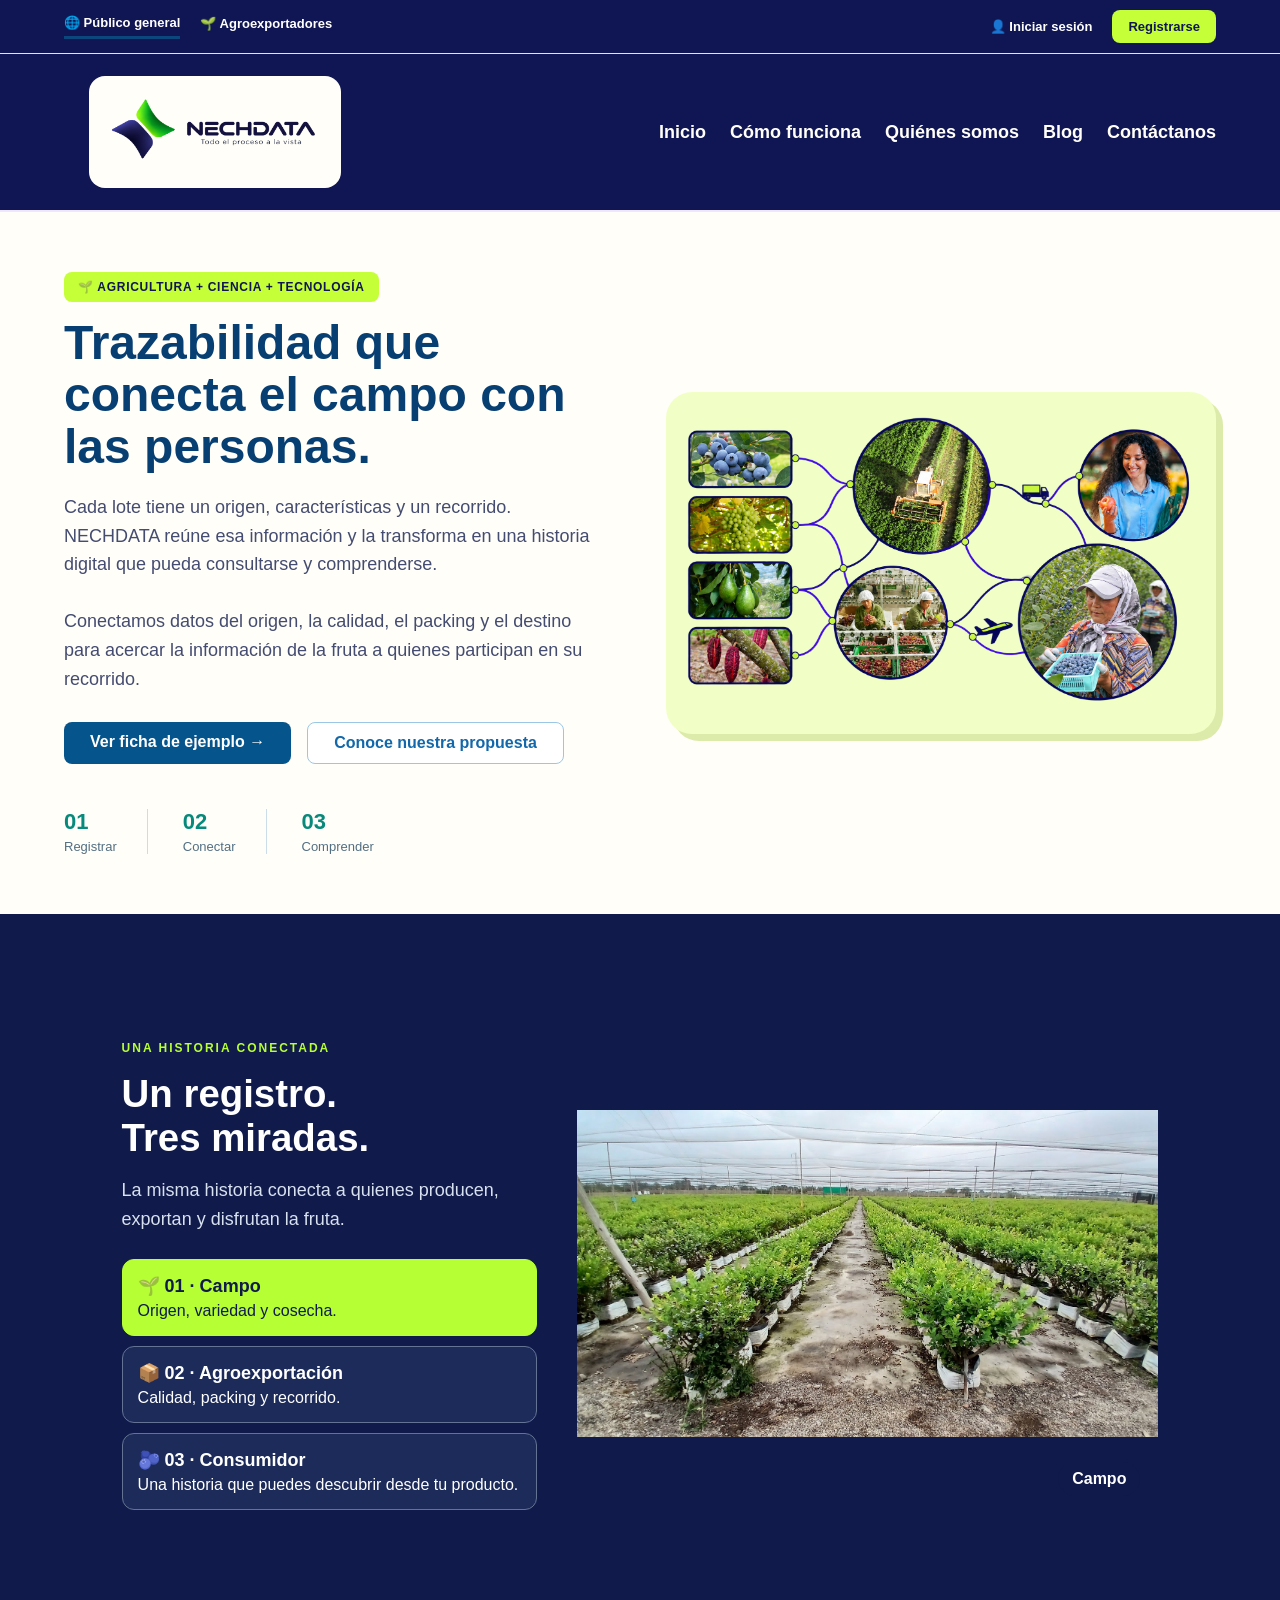
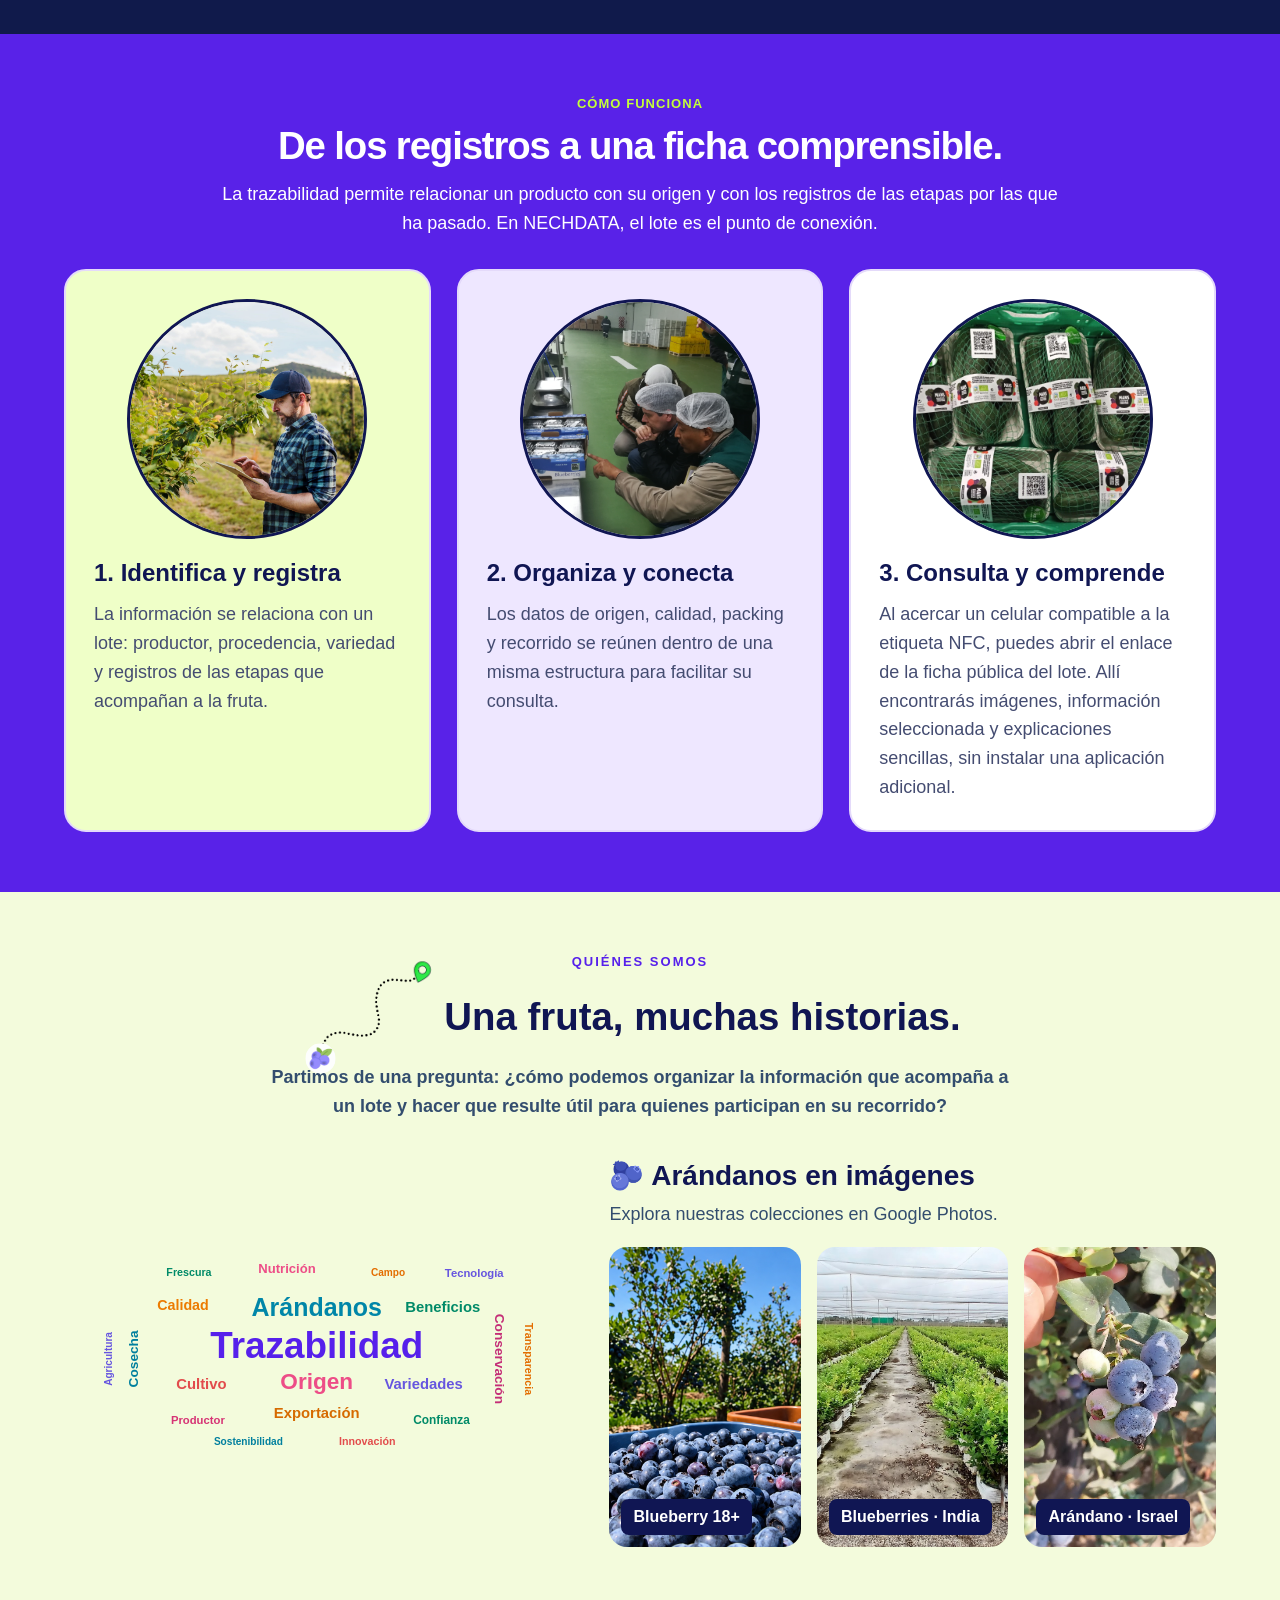
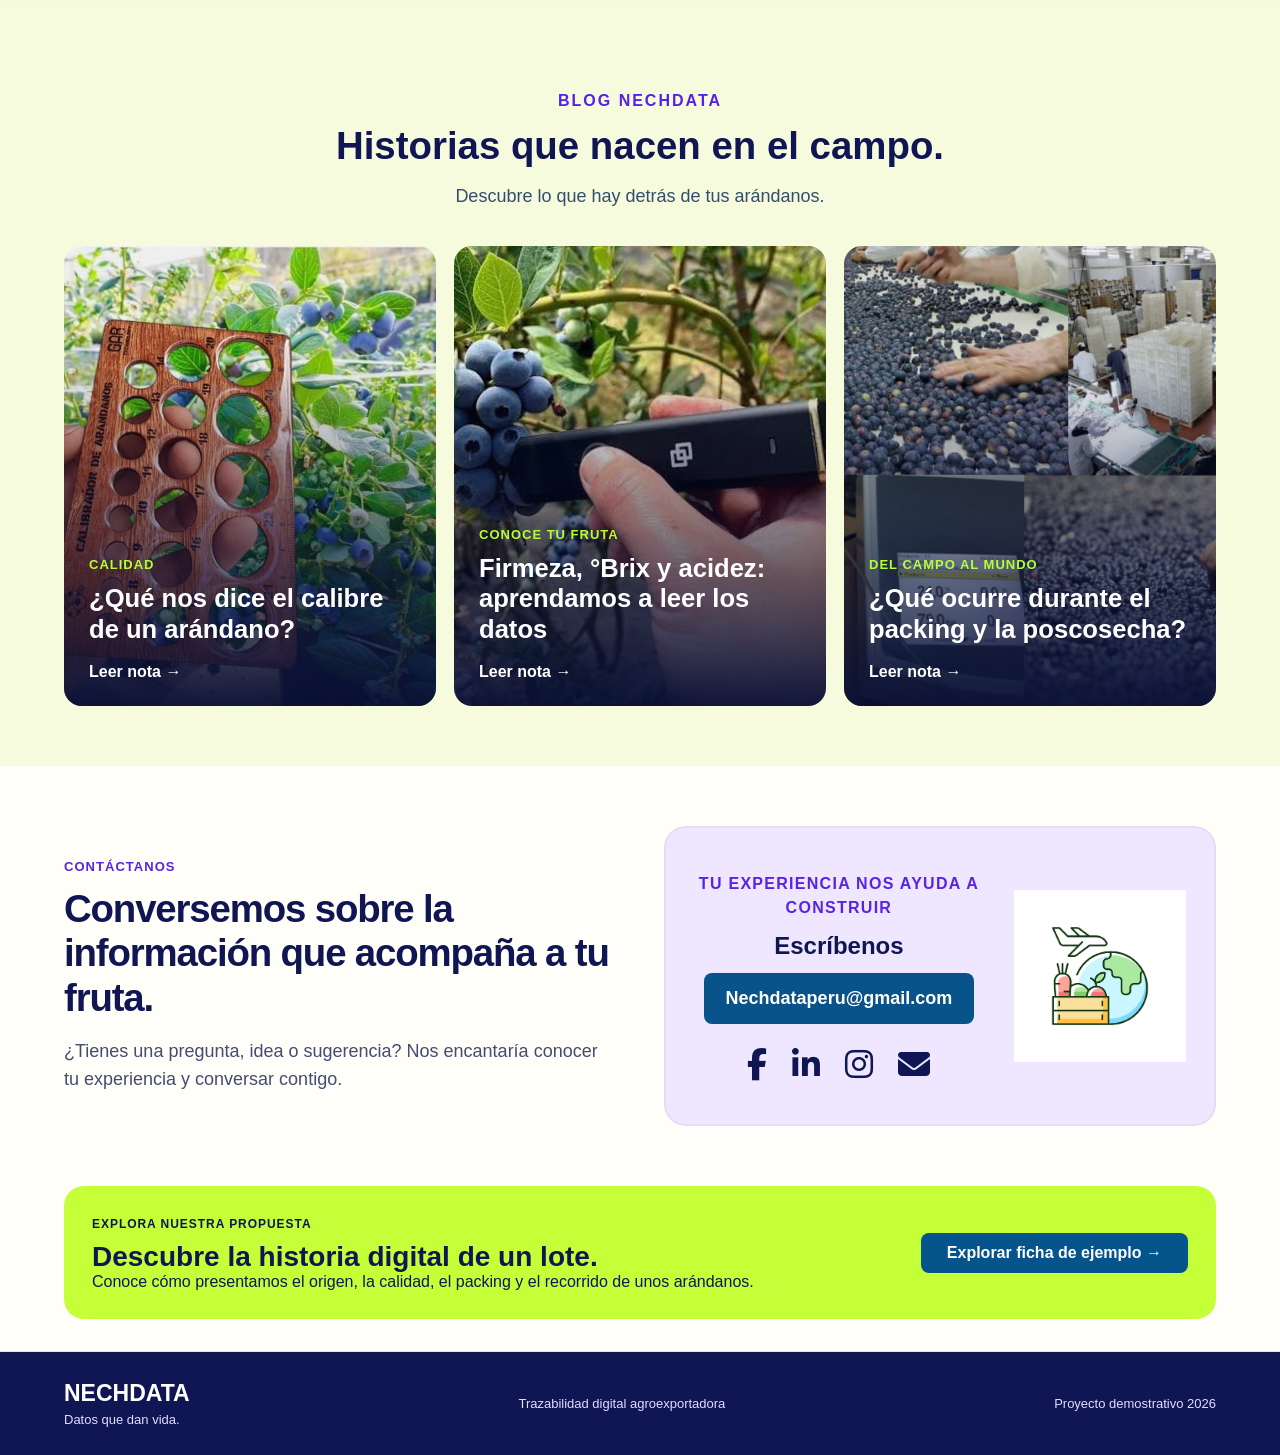
<file: index.html>
<!DOCTYPE html>
<html lang="es">

<head>
  <meta charset="UTF-8">
  <meta name="viewport" content="width=device-width, initial-scale=1.0">

  <title>NECHDATA | Trazabilidad digital</title>

  <link rel="stylesheet" href="CSS/estilos.css">
<link
  rel="stylesheet"
  href="https://cdnjs.cloudflare.com/ajax/libs/font-awesome/6.7.2/css/all.min.css"
>
</head>

<body class="home-pop">

  <!-- BARRA SUPERIOR -->

  <div class="barra-superior">

    <div class="selector-perfil">
      <a href="index.html" class="perfil-link activo" aria-current="page">
        🌐 Público general
      </a>

      <a href="AGROEXPORTADOR/buscar_lote.html" class="perfil-link">
        🌱 Agroexportadores
      </a>
    </div>

<div class="usuario-opciones">
  <a href="cuenta.html">👤 Iniciar sesión</a>

  <a href="cuenta.html?modo=registro" class="boton-registro">
    Registrarse
  </a>
</div>

  </div>

  <!-- MENÚ PRINCIPAL -->

  <header class="encabezado-principal">

    <a href="#inicio" class="marca marca-nechdata" aria-label="NECHDATA, inicio">
      <img
        src="IMAGENES/LOGO3.png"
        alt="NECHDATA"
        class="logo-nechdata"
      >
    </a>
<button
  type="button"
  class="boton-menu"
  aria-label="Abrir menú"
  aria-expanded="false"
  aria-controls="menu-principal"
>
  ☰
</button>
    <nav id="menu-principal" class="menu-principal" aria-label="Menú principal">
      <a href="#inicio">Inicio</a>
      <a href="#como-funciona">Cómo funciona</a>
      <a href="#nosotros">Quiénes somos</a>
      <a href="#blog">Blog</a>
      <a href="#contacto">Contáctanos</a>
    </nav>

  </header>

<main>

  <!-- =========================
       INICIO
  ========================== -->

  <section class="hero-nechdata" id="inicio">

    <div class="hero-contenido">

      <span class="etiqueta-hero">
        🌱 Agricultura + Ciencia + Tecnología
      </span>

      <h2>
        Trazabilidad que conecta
        el campo con las personas.
      </h2>

      <p>
        Cada lote tiene un origen, características y un recorrido.
        NECHDATA reúne esa información y la transforma en una
        historia digital que pueda consultarse y comprenderse.
      </p>

      <p>
        Conectamos datos del origen, la calidad, el packing y el
        destino para acercar la información de la fruta a quienes
        participan en su recorrido.
      </p>

      <div class="hero-botones">

        <a href="ficha_publica.html?id=1" class="btn btn-principal">
          Ver ficha de ejemplo →
        </a>

        <a href="#como-funciona" class="btn btn-secundario">
          Conoce nuestra propuesta
        </a>

      </div>

      <div class="hero-indicadores">

        <div>
          <strong>01</strong>
          <span>Registrar</span>
        </div>

        <div>
          <strong>02</strong>
          <span>Conectar</span>
        </div>

        <div>
          <strong>03</strong>
          <span>Comprender</span>
        </div>

      </div>

    </div>

<div class="hero-visual">

  <div class="red-interactiva">

    <img
      src="IMAGENES/Rednechdata.png"
      alt="Red que conecta cultivos, producción, cosecha, packing y consumidores"
      class="imagen-hero-red"
    >
<button type="button" class="zona-fruta fruta-arandano" aria-label="Arándanos"></button>
<button type="button" class="zona-fruta fruta-uva" aria-label="Uvas"></button>
<button type="button" class="zona-fruta fruta-palta" aria-label="Paltas"></button>
<button type="button" class="zona-fruta fruta-cacao" aria-label="Cacao"></button>
    <button type="button" class="zona-red zona-produccion">
      <span>🚜 Producción: Aquí comienza el recorrido.</span>
    </button>

    <button type="button" class="zona-red zona-packing">
      <span>📦 Packing: Selección y preparación de tus arándanos.</span>
    </button>

    <button type="button" class="zona-red zona-cosecha">
      <span>🫐 Cosecha: Personas que hacen posible todo esto.</span>
    </button>

    <button type="button" class="zona-red zona-consumidor">
      <span>🛍️ Consumidor: Conoce el origen de tus arándanos.</span>
    </button>

  </div>

</div>

  </section>

</section> <!-- Aquí termina la portada -->

<section class="seccion-home tres-miradas">
<section class="seccion-home tres-miradas">
  <div class="miradas-contenedor">

    <div class="miradas-texto">
      <span class="miradas-etiqueta">UNA HISTORIA CONECTADA</span>

      <h2>Un registro.<br>Tres miradas.</h2>

      <p>
        La misma historia conecta a quienes producen,
        exportan y disfrutan la fruta.
      </p>

      <div class="miradas-opciones">
        <button type="button" class="mirada-boton activo"
          data-imagen="IMAGENES/Llaqta_agricola1.jpg"
          data-alt="Campo agrícola"
          data-etiqueta="Campo"
          aria-pressed="true">
          <strong>🌱 01 · Campo</strong>
          <span>Origen, variedad y cosecha.</span>
        </button>

        <button type="button" class="mirada-boton"
          data-imagen="IMAGENES/EXPORTACION1.jpeg"
          data-alt="Arándanos preparados para su distribución"
          data-etiqueta="Agroexportación"
          aria-pressed="false">
          <strong>📦 02 · Agroexportación</strong>
          <span>Calidad, packing y recorrido.</span>
        </button>

        <button type="button" class="mirada-boton"
          data-imagen="IMAGENES/CONSUMIDOR1.jpeg"
          data-alt="Arándanos para el consumidor"
          data-etiqueta="Consumidor"
          aria-pressed="false">
          <strong>🫐 03 · Consumidor</strong>
          <span>Una historia que puedes descubrir desde tu producto.</span>
        </button>
      </div>
    </div>

    <div class="miradas-foto">
      <img
        id="imagen-mirada"
        src="IMAGENES/Llaqta_agricola1.jpg"
        alt="Campo agrícola"
      >
      <span id="etiqueta-mirada">Campo</span>
    </div>

  </div>
</section>
</section>

  <!-- =========================
       CÓMO FUNCIONA
  ========================== -->

  <section class="seccion-home fondo-home" id="como-funciona">

    <div class="encabezado-home">

      <span>CÓMO FUNCIONA</span>

      <h2>De los registros a una ficha comprensible.</h2>

      <p>
        La trazabilidad permite relacionar un producto con su
        origen y con los registros de las etapas por las que ha
        pasado. En NECHDATA, el lote es el punto de conexión.
      </p>

    </div>

    <div class="tarjetas-home">

      <article class="tarjeta-home">

        <img class="foto-paso-home" src="IMAGENES/REGISTRO.jpg" alt="Registro del lote">

        <h3>1. Identifica y registra</h3>

        <p>
          La información se relaciona con un lote: productor,
          procedencia, variedad y registros de las etapas
          que acompañan a la fruta.
        </p>

      </article>

      <article class="tarjeta-home">

        <img class="foto-paso-home" src="IMAGENES/ORGANIZA.jpg" alt="Organización de la información">

        <h3>2. Organiza y conecta</h3>

        <p>
          Los datos de origen, calidad, packing y recorrido
          se reúnen dentro de una misma estructura para
          facilitar su consulta.
        </p>

      </article>

      <article class="tarjeta-home">

        <img class="foto-paso-home" src="IMAGENES/COMPRENDE.jpg" alt="Consulta de la información del lote">

        <h3>3. Consulta y comprende</h3>

<p>
  Al acercar un celular compatible a la etiqueta NFC,
  puedes abrir el enlace de la ficha pública del lote.
  Allí encontrarás imágenes, información seleccionada
  y explicaciones sencillas, sin instalar una aplicación
  adicional.
</p>

      </article>

    </div>

  </section>

  <!-- =========================
       QUIÉNES SOMOS
  ========================== -->

<section class="seccion-home conocenos-nechdata" id="nosotros">

  <div class="conocenos-contenido">

    <span class="conocenos-etiqueta">QUIÉNES SOMOS</span>

<div class="titulo-con-camino">

  <div class="camino-blog" aria-hidden="true">
    <img
      class="camino-blog-arandano"
      src="IMAGENES/ARANDANITO.gif"
      alt=""
    >

    <img
      class="camino-blog-ruta"
      src="IMAGENES/CAMINO.png"
      alt=""
    >

    <img
      class="camino-blog-ubicacion"
      src="IMAGENES/UBICA.gif"
      alt=""
    >
  </div>

  <h2>Una fruta, muchas historias.</h2>

</div>

<p class="conocenos-pregunta">
  Partimos de una pregunta: ¿cómo podemos organizar la información
  que acompaña a un lote y hacer que resulte útil para quienes
  participan en su recorrido?
</p>

<div class="nube-y-galeria">

  <div class="nube-palabras-grafica">


  <svg viewBox="0 0 800 360" role="img"
       aria-labelledby="titulo-nube descripcion-nube">

    <title id="titulo-nube">Nube de palabras de NECHDATA</title>

<desc id="descripcion-nube">
  Trazabilidad, arándanos, origen, calidad, beneficios, cultivo,
  variedades, exportación, cosecha, conservación, frescura,
  nutrición, campo, tecnología, productor, confianza,
  sostenibilidad, innovación, agricultura y transparencia.
</desc>

    <text x="400" y="188" text-anchor="middle"
          font-size="62" fill="#5620eb">
      Trazabilidad
    </text>

    <text x="400" y="117" text-anchor="middle"
          font-size="42" fill="#0086a8">
      Arándanos
    </text>

    <text x="400" y="241" text-anchor="middle"
          font-size="38" fill="#ed4d87">
      Origen
    </text>

    <text x="175" y="108" text-anchor="middle"
          font-size="24" fill="#ec7b00">
      Calidad
    </text>

    <text x="612" y="111" text-anchor="middle"
          font-size="25" fill="#008a68">
      Beneficios
    </text>

    <text x="206" y="240" text-anchor="middle"
          font-size="25" fill="#e24c4c">
      Cultivo
    </text>

    <text x="580" y="240" text-anchor="middle"
          font-size="25" fill="#6655df">
      Variedades
    </text>

    <text x="400" y="290" text-anchor="middle"
          font-size="25" fill="#d66a00">
      Exportación
    </text>

    <text x="100" y="190" text-anchor="middle"
          font-size="23" fill="#007f9e"
          transform="rotate(-90 100 190)">
      Cosecha
    </text>

    <text x="700" y="190" text-anchor="middle"
          font-size="23" fill="#c42e77"
          transform="rotate(90 700 190)">
      Conservación
    </text>
<text x="185" y="50" text-anchor="middle"
      font-size="18" fill="#008a68">Frescura</text>

<text x="350" y="46" text-anchor="middle"
      font-size="22" fill="#ed4d87">Nutrición</text>

<text x="520" y="50" text-anchor="middle"
      font-size="17" fill="#e36d00">Campo</text>

<text x="665" y="52" text-anchor="middle"
      font-size="19" fill="#6655df">Tecnología</text>

<text x="200" y="300" text-anchor="middle"
      font-size="19" fill="#d63375">Productor</text>

<text x="610" y="300" text-anchor="middle"
      font-size="20" fill="#008a68">Confianza</text>

<text x="285" y="335" text-anchor="middle"
      font-size="17" fill="#007f9e">Sostenibilidad</text>

<text x="485" y="335" text-anchor="middle"
      font-size="18" fill="#e24c4c">Innovación</text>

<text x="55" y="190" text-anchor="middle"
      font-size="17" fill="#6655df"
      transform="rotate(-90 55 190)">Agricultura</text>

<text x="750" y="190" text-anchor="middle"
      font-size="18" fill="#e36d00"
      transform="rotate(90 750 190)">Transparencia</text>
  </svg>

</div>

<div class="galeria-arandanos">

  <h3>🫐 Arándanos en imágenes</h3>
  <p>Explora nuestras colecciones en Google Photos.</p>

  <div class="galeria-tarjetas">

    <a href="https://photos.app.goo.gl/Mp7VftTu9Xij1bAz5"
       target="_blank" rel="noopener noreferrer">
      <img src="IMAGENES/arandanos_inka.png" alt="">
      <span>Blueberry 18+</span>
    </a>

    <a href="https://photos.app.goo.gl/T2bqs9zsFzs3LvC5A"
       target="_blank" rel="noopener noreferrer">
      <img src="IMAGENES/Llaqta_agricola1.jpg" alt="">
      <span>Blueberries · India</span>
    </a>

    <a href="https://photos.app.goo.gl/2ivohF5rEDbdBWML6"
       target="_blank" rel="noopener noreferrer">
      <img src="IMAGENES/Llaqta_agricola2.jpg" alt="">
      <span>Arándano · Israel</span>
    </a>

  </div>
</div>

</div> <!-- Cierre de nube-y-galeria -->

  </div>

</section>


  <!-- =========================
       BLOG
  ========================== -->

  <section class="seccion-home blog-nechdata" id="blog">
<div class="camino-blog" aria-label="Del origen al destino">


</div>
  <div class="blog-encabezado">
    <span>BLOG NECHDATA</span>
    <h2>Historias que nacen en el campo.</h2>
    <p>Descubre lo que hay detrás de tus arándanos.</p>
  </div>

  <div class="blog-tarjetas">

    <a class="blog-tarjeta" href="notas.html?articulo=calibre">
      <img src="IMAGENES/NOTICIACALIBRE.jpg" alt="">
      <div class="blog-tarjeta-texto">
        <span>CALIDAD</span>
        <h3>¿Qué nos dice el calibre de un arándano?</h3>
        <strong>Leer nota →</strong>
      </div>
    </a>

    <a class="blog-tarjeta" href="notas.html?articulo=indicadores">
      <img src="IMAGENES/NOTICIABRIX.jpg" alt="">
      <div class="blog-tarjeta-texto">
        <span>CONOCE TU FRUTA</span>
        <h3>Firmeza, °Brix y acidez: aprendamos a leer los datos</h3>
        <strong>Leer nota →</strong>
      </div>
    </a>

    <a class="blog-tarjeta" href="notas.html?articulo=packing">
      <img src="IMAGENES/NOTICIAPOSCOSECHA.jpg" alt="">
      <div class="blog-tarjeta-texto">
        <span>DEL CAMPO AL MUNDO</span>
        <h3>¿Qué ocurre durante el packing y la poscosecha?</h3>
        <strong>Leer nota →</strong>
      </div>
    </a>

  </div>
</section>


  <!-- =========================
       CONTACTO
  ========================== -->

  <section class="seccion-home" id="contacto">

    <div class="bloque-nosotros">

      <div>

        <span class="etiqueta-home">CONTÁCTANOS</span>

        <h2>Conversemos sobre la información que acompaña a tu fruta.</h2>

<p>
  ¿Tienes una pregunta, idea o sugerencia? Nos encantaría
  conocer tu experiencia y conversar contigo.
</p>

      </div>

     <div class="tarjeta-home contacto-tarjeta">

  <div class="contacto-informacion">
    <span class="etiqueta-home">
      TU EXPERIENCIA NOS AYUDA A CONSTRUIR
    </span>

    <h3>Escríbenos</h3>

    <a
      class="contacto-boton"
      href="mailto:Nechdataperu@gmail.com"
    >
      Nechdataperu@gmail.com
    </a>

    <div class="redes-contacto">
      <span class="icono-red" aria-label="Facebook">
        <i class="fa-brands fa-facebook-f" aria-hidden="true"></i>
      </span>

      <span class="icono-red" aria-label="LinkedIn">
        <i class="fa-brands fa-linkedin-in" aria-hidden="true"></i>
      </span>

      <span class="icono-red" aria-label="Instagram">
        <i class="fa-brands fa-instagram" aria-hidden="true"></i>
      </span>

      <a
        class="icono-red"
        href="mailto:Nechdataperu@gmail.com"
        aria-label="Escribir por correo"
      >
        <i class="fa-solid fa-envelope" aria-hidden="true"></i>
      </a>
    </div>
  </div>

  <img
    class="contacto-imagen"
    src="IMAGENES/CONTACTANOSSI.png"
    alt="Ilustración de productos agrícolas y exportación"
  >

</div>


</div>

    </div>

  </section>


  <!-- =========================
       INVITACIÓN FINAL
  ========================== -->

  <section class="cta-home">

    <div>

      <span>EXPLORA NUESTRA PROPUESTA</span>

      <h2>Descubre la historia digital de un lote.</h2>

      <p>
        Conoce cómo presentamos el origen, la calidad,
        el packing y el recorrido de unos arándanos.
      </p>

    </div>

    <a href="ficha_publica.html?id=1" class="btn btn-principal">
      Explorar ficha de ejemplo →
    </a>

  </section>

</main>

  <!-- FOOTER -->

  <footer class="footer">

    <div class="footer-marca">
      <strong>NECHDATA</strong>
      <span>Datos que dan vida.</span>
    </div>

    <span>Trazabilidad digital agroexportadora</span>
    <span>Proyecto demostrativo 2026</span>

  </footer>
<script>
  // Las secciones aparecen al entrar en la pantalla
  const seccionesHome = document.querySelectorAll(".seccion-home");

  if ("IntersectionObserver" in window) {
    const observadorHome = new IntersectionObserver((entradas) => {
      entradas.forEach((entrada) => {
        if (entrada.isIntersecting) {
          entrada.target.classList.add("visible");
          observadorHome.unobserve(entrada.target);
        }
      });
    }, { threshold: 0 });

    seccionesHome.forEach((seccion) => {
      seccion.classList.add("animar-entrada");
      observadorHome.observe(seccion);
    });
  }
</script>

<script>
  const botonesMirada = document.querySelectorAll(".mirada-boton");
  const imagenMirada = document.getElementById("imagen-mirada");
  const etiquetaMirada = document.getElementById("etiqueta-mirada");

  function mostrarMirada(boton) {
    botonesMirada.forEach((opcion) => {
      const estaActiva = opcion === boton;
      opcion.classList.toggle("activo", estaActiva);
      opcion.setAttribute("aria-pressed", estaActiva);
    });

    imagenMirada.src = boton.dataset.imagen;
    imagenMirada.alt = boton.dataset.alt;
    etiquetaMirada.textContent = boton.dataset.etiqueta;
  }

  botonesMirada.forEach((boton) => {
    boton.addEventListener("mouseenter", () => mostrarMirada(boton));
    boton.addEventListener("click", () => mostrarMirada(boton));
  });
</script>
<script>
  const botonMenu = document.querySelector(".boton-menu");
  const menuPrincipal = document.querySelector("#menu-principal");

  botonMenu.addEventListener("click", () => {
    const estaAbierto = menuPrincipal.classList.toggle("abierto");

    botonMenu.setAttribute("aria-expanded", estaAbierto);
    botonMenu.setAttribute(
      "aria-label",
      estaAbierto ? "Cerrar menú" : "Abrir menú"
    );

    botonMenu.textContent = estaAbierto ? "✕" : "☰";
  });

  menuPrincipal.querySelectorAll("a").forEach((enlace) => {
    enlace.addEventListener("click", () => {
      menuPrincipal.classList.remove("abierto");
      botonMenu.setAttribute("aria-expanded", "false");
      botonMenu.setAttribute("aria-label", "Abrir menú");
      botonMenu.textContent = "☰";
    });
  });
</script>
</body>
</html>
</file>
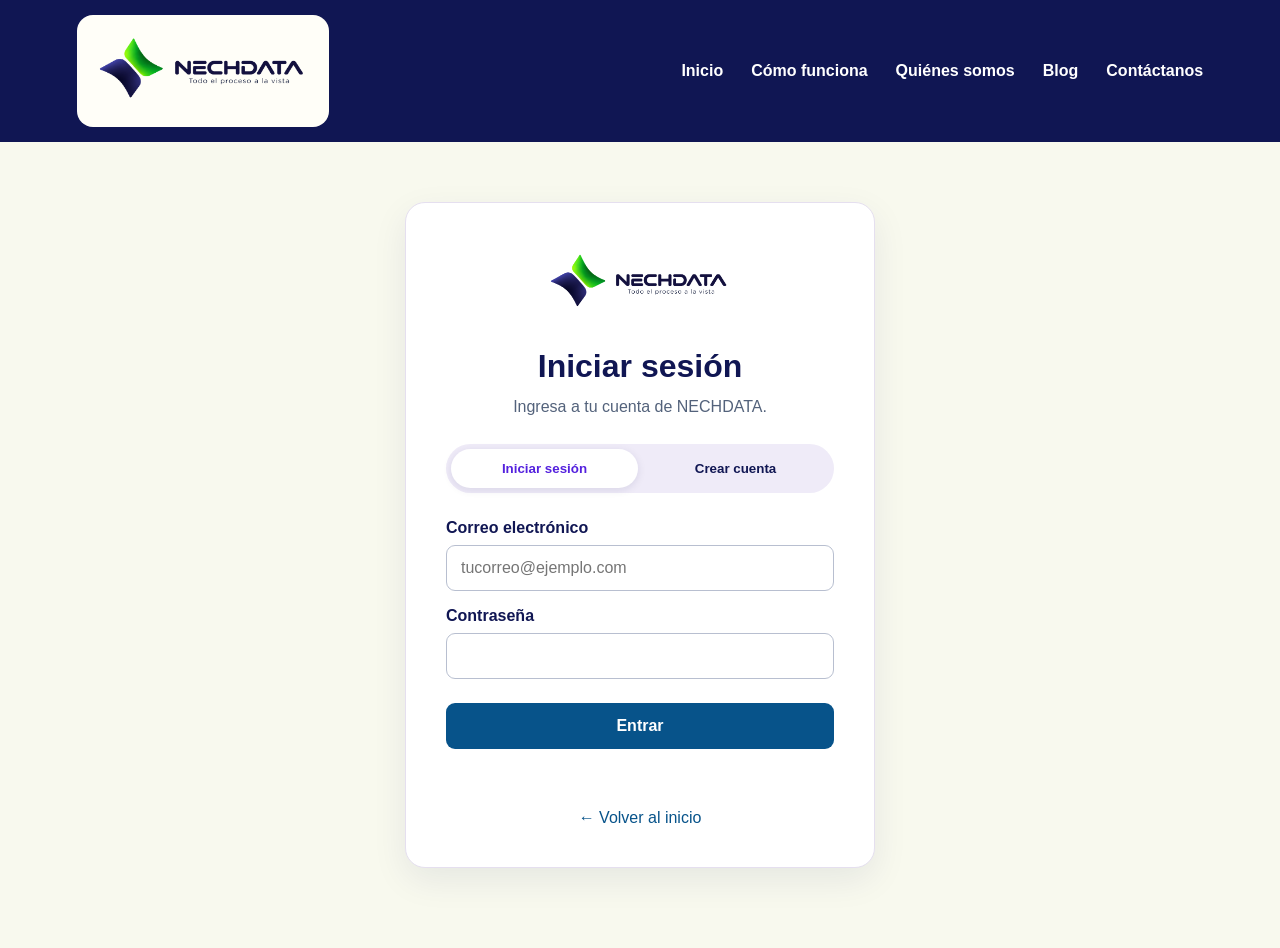
<file: cuenta.html>
<!DOCTYPE html>
<html lang="es">
<head>
  <meta charset="UTF-8">
  <meta name="viewport" content="width=device-width, initial-scale=1.0">

  <title>Tu cuenta | NECHDATA</title>

  <style>
    * {
      box-sizing: border-box;
    }

    body {
      margin: 0;
      background: #f8f9ee;
      color: #101653;
      font-family: Arial, sans-serif;
    }

    /* ENCABEZADO */

    .cuenta-encabezado {
      position: sticky;
      top: 0;
      z-index: 100;
      display: flex;
      align-items: center;
      justify-content: space-between;
      gap: 30px;
      padding: 15px 6%;
      background: #101653;
    }

    .cuenta-marca {
      display: block;
      flex-shrink: 0;
      padding: 10px 16px;
      border-radius: 16px;
      background: #fffef8;
    }

    .cuenta-marca img {
      display: block;
      width: 220px;
      max-width: 100%;
      height: auto;
    }

    .cuenta-menu {
      display: flex;
      align-items: center;
      gap: 28px;
    }

    .cuenta-menu a {
      color: white;
      font-weight: bold;
      text-decoration: none;
    }

    .cuenta-menu a:hover,
    .cuenta-menu a:focus-visible {
      color: #b5ff31;
    }

    .cuenta-hamburguesa {
      display: none;
      padding: 8px 13px;
      border: 1px solid #b5ff31;
      border-radius: 8px;
      background: transparent;
      color: white;
      font-size: 27px;
      cursor: pointer;
    }

    /* TARJETA DE CUENTA */

    .cuenta-contenido {
      display: flex;
      justify-content: center;
      padding: 60px 20px 80px;
    }

    .cuenta-tarjeta {
      width: 100%;
      max-width: 470px;
      padding: 40px;
      border: 1px solid #e5dfef;
      border-radius: 20px;
      background: white;
      box-shadow: 0 12px 35px rgba(16, 22, 83, 0.08);
    }

    .cuenta-logo {
      display: block;
      width: 190px;
      max-width: 80%;
      height: auto;
      margin: 0 auto 25px;
    }

    .cuenta-tarjeta h1 {
      margin: 0 0 10px;
      font-size: 32px;
      text-align: center;
    }

    .cuenta-descripcion {
      margin: 0 0 25px;
      color: #53627b;
      line-height: 1.5;
      text-align: center;
    }

    /* BOTONES PARA CAMBIAR DE FORMULARIO */

    .cuenta-pestanas {
      display: flex;
      gap: 4px;
      padding: 5px;
      margin-bottom: 26px;
      border-radius: 30px;
      background: #efebf8;
    }

    .cuenta-pestanas button {
      flex: 1;
      padding: 12px 8px;
      border: 0;
      border-radius: 25px;
      background: transparent;
      color: #101653;
      font-weight: bold;
      cursor: pointer;
    }

    .cuenta-pestanas button.activa {
      background: white;
      color: #5421de;
      box-shadow: 0 2px 8px rgba(16, 22, 83, 0.1);
    }

    /* FORMULARIOS */

    .cuenta-formulario label {
      display: block;
      margin: 16px 0 8px;
      font-weight: bold;
    }

    .cuenta-formulario input {
      width: 100%;
      padding: 13px 14px;
      border: 1px solid #b8bfd0;
      border-radius: 9px;
      font: inherit;
    }

    .cuenta-formulario input:focus {
      outline: 2px solid #7545ef;
      outline-offset: 2px;
    }

    .cuenta-enviar {
      width: 100%;
      margin-top: 24px;
      padding: 14px;
      border: 0;
      border-radius: 9px;
      background: #07538a;
      color: white;
      font-size: 16px;
      font-weight: bold;
      cursor: pointer;
    }

    .cuenta-enviar:hover {
      background: #5421de;
    }

    .cuenta-mensaje {
      min-height: 1.5em;
      margin: 16px 0 0;
      color: #5421de;
      line-height: 1.4;
      text-align: center;
    }

    .cuenta-volver {
      display: block;
      margin-top: 20px;
      color: #07538a;
      text-align: center;
      text-decoration: none;
    }

    .cuenta-volver:hover {
      text-decoration: underline;
    }

    /* PANTALLAS PEQUEÑAS */

    @media (max-width: 900px) {
      .cuenta-encabezado {
        flex-wrap: wrap;
        gap: 12px;
        padding: 12px 5%;
      }

      .cuenta-marca img {
        width: 140px;
      }

      .cuenta-hamburguesa {
        display: block;
      }

      .cuenta-menu {
        display: none;
        flex-basis: 100%;
        flex-direction: column;
        align-items: stretch;
        gap: 0;
      }

      .cuenta-menu.abierto {
        display: flex;
      }

      .cuenta-menu a {
        padding: 12px 4px;
      }
    }

    @media (max-width: 480px) {
      .cuenta-contenido {
        padding: 30px 15px 50px;
      }

      .cuenta-tarjeta {
        padding: 28px 22px;
      }
    }
  </style>
</head>

<body>
  <header class="cuenta-encabezado">
    <a
      class="cuenta-marca"
      href="index.html#inicio"
      aria-label="NECHDATA, inicio"
    >
      <img src="IMAGENES/LOGO3.png" alt="NECHDATA">
    </a>

    <button
      type="button"
      class="cuenta-hamburguesa"
      aria-label="Abrir menú"
      aria-expanded="false"
      aria-controls="cuenta-menu"
    >
      ☰
    </button>

    <nav id="cuenta-menu" class="cuenta-menu" aria-label="Menú principal">
      <a href="index.html#inicio">Inicio</a>
      <a href="index.html#como-funciona">Cómo funciona</a>
      <a href="index.html#nosotros">Quiénes somos</a>
      <a href="index.html#blog">Blog</a>
      <a href="index.html#contacto">Contáctanos</a>
    </nav>
  </header>

  <main class="cuenta-contenido">
    <section class="cuenta-tarjeta">
      <img
        class="cuenta-logo"
        src="IMAGENES/LOGO3.png"
        alt="NECHDATA"
      >

      <h1 id="cuenta-titulo">Iniciar sesión</h1>

<p id="cuenta-descripcion" class="cuenta-descripcion">
  Ingresa a tu cuenta de NECHDATA.
</p>

      <div class="cuenta-pestanas" aria-label="Opciones de cuenta">
        <button
          type="button"
          id="pestana-ingreso"
          class="activa"
          aria-pressed="true"
        >
          Iniciar sesión
        </button>

        <button
          type="button"
          id="pestana-registro"
          aria-pressed="false"
        >
          Crear cuenta
        </button>
      </div>

      <form id="formulario-ingreso" class="cuenta-formulario">
        <label for="correo-ingreso">Correo electrónico</label>
        <input
          id="correo-ingreso"
          type="email"
          placeholder="tucorreo@ejemplo.com"
          autocomplete="email"
          required
        >

        <label for="clave-ingreso">Contraseña</label>
        <input
          id="clave-ingreso"
          type="password"
          autocomplete="current-password"
          required
        >

        <button class="cuenta-enviar" type="submit">
          Entrar
        </button>
      </form>

<form id="formulario-registro" class="cuenta-formulario" hidden>

  <label for="nombre-registro">Nombre de usuario</label>
  <input
    id="nombre-registro"
    type="text"
    placeholder="Elige tu nombre de usuario"
    autocomplete="username"
    required
  >

  <label for="correo-registro">Correo electrónico</label>
  <input
    id="correo-registro"
    type="email"
    placeholder="tucorreo@ejemplo.com"
    autocomplete="email"
    required
  >

  <label for="celular-registro">Número de celular</label>
  <input
    id="celular-registro"
    type="tel"
    placeholder="+51 987 654 321"
    autocomplete="tel"
    required
  >

  <label for="clave-registro">Contraseña</label>
  <input
    id="clave-registro"
    type="password"
    placeholder="Crea una contraseña"
    autocomplete="new-password"
    required
  >

  <label for="confirmar-clave">Confirmar contraseña</label>
  <input
    id="confirmar-clave"
    type="password"
    placeholder="Repite tu contraseña"
    autocomplete="new-password"
    required
  >

  <button class="cuenta-enviar" type="submit">
    Registrarme
  </button>

</form>

      <p id="cuenta-mensaje" class="cuenta-mensaje" role="status"></p>

      <a class="cuenta-volver" href="index.html#inicio">
        ← Volver al inicio
      </a>
    </section>
  </main>

  <script>
    /* ABRIR Y CERRAR EL MENÚ */

    const hamburguesa = document.querySelector(".cuenta-hamburguesa");
    const menu = document.querySelector(".cuenta-menu");

    hamburguesa.addEventListener("click", () => {
      const abierto = menu.classList.toggle("abierto");

      hamburguesa.setAttribute("aria-expanded", abierto);
      hamburguesa.setAttribute(
        "aria-label",
        abierto ? "Cerrar menú" : "Abrir menú"
      );

      hamburguesa.textContent = abierto ? "✕" : "☰";
    });

    /* CAMBIAR ENTRE INGRESO Y REGISTRO */

    const pestanaIngreso = document.getElementById("pestana-ingreso");
    const pestanaRegistro = document.getElementById("pestana-registro");
    const formularioIngreso = document.getElementById("formulario-ingreso");
    const formularioRegistro = document.getElementById("formulario-registro");
    const mensaje = document.getElementById("cuenta-mensaje");

    function mostrarFormulario(modo) {
      const esRegistro = modo === "registro";
      document.getElementById("cuenta-titulo").textContent =
  esRegistro ? "Crear cuenta" : "Iniciar sesión";

document.getElementById("cuenta-descripcion").textContent =
  esRegistro
    ? "Crea tu cuenta y forma parte de NECHDATA."
    : "Ingresa a tu cuenta de NECHDATA.";

      formularioIngreso.hidden = esRegistro;
      formularioRegistro.hidden = !esRegistro;

      pestanaIngreso.classList.toggle("activa", !esRegistro);
      pestanaRegistro.classList.toggle("activa", esRegistro);

      pestanaIngreso.setAttribute("aria-pressed", !esRegistro);
      pestanaRegistro.setAttribute("aria-pressed", esRegistro);

      mensaje.textContent = "";
    }

    pestanaIngreso.addEventListener("click", () => {
      mostrarFormulario("ingreso");
    });

    pestanaRegistro.addEventListener("click", () => {
      mostrarFormulario("registro");
    });

    const parametros = new URLSearchParams(window.location.search);

    if (parametros.get("modo") === "registro") {
      mostrarFormulario("registro");
    }

    /* PENDIENTE: CONECTAR CON EL BACKEND */

    formularioIngreso.addEventListener("submit", (evento) => {
      evento.preventDefault();
      mensaje.textContent = "El inicio de sesión aún no está conectado.";
    });

    formularioRegistro.addEventListener("submit", (evento) => {
      evento.preventDefault();
      mensaje.textContent = "El registro aún no está conectado.";
    });
  </script>
</body>
</html>
</file>
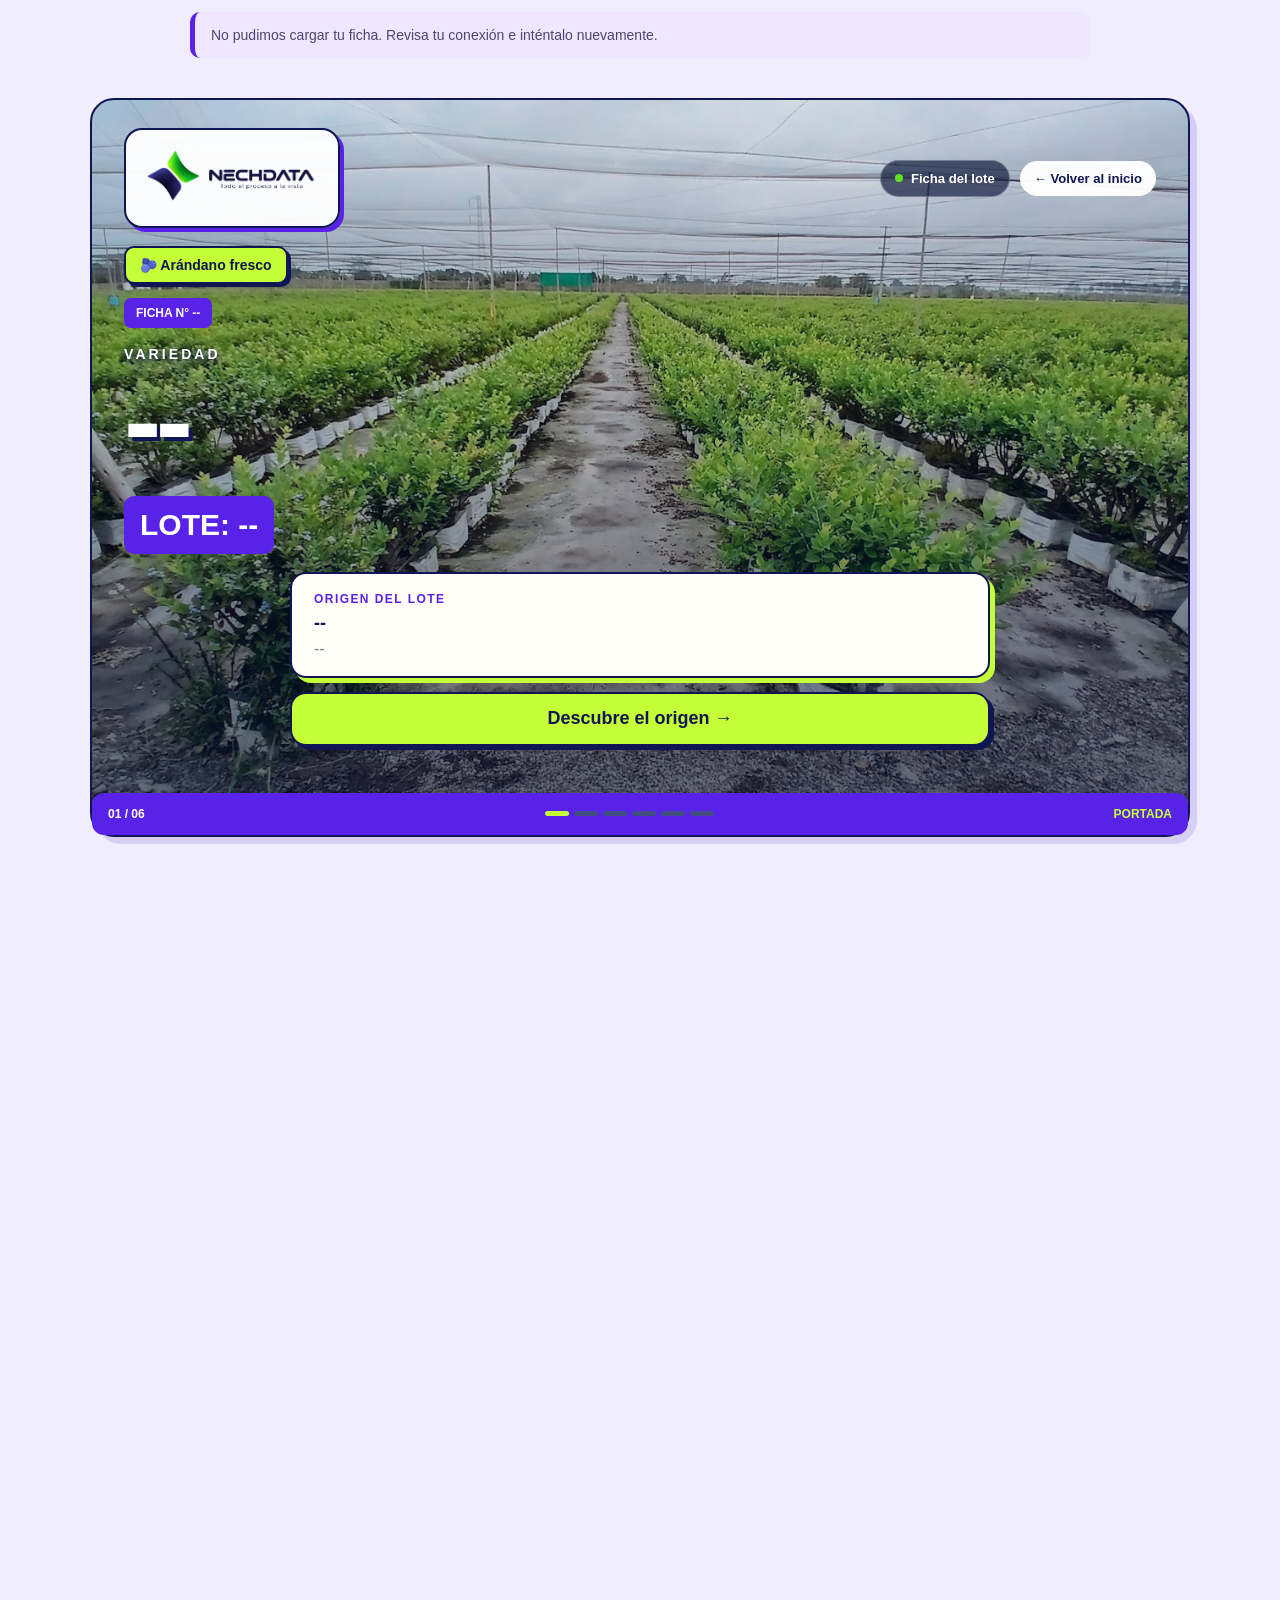
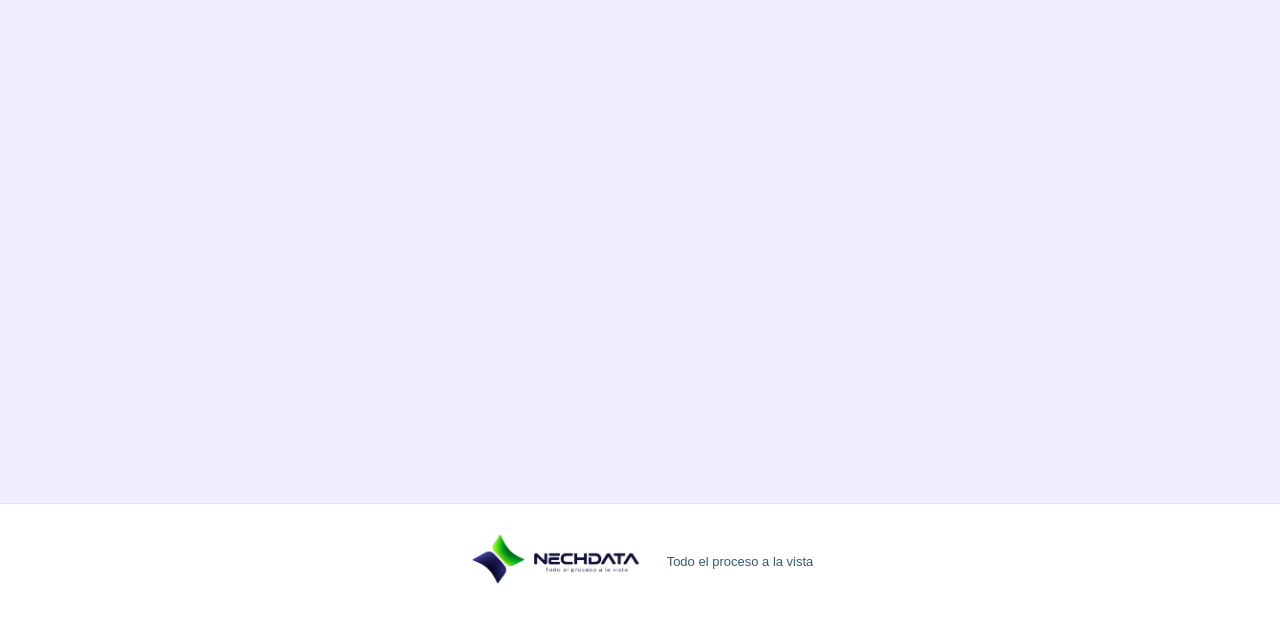
<file: ficha_publica.html>
<!DOCTYPE html>
<html lang="es">
 <head>
  <meta charset="utf-8"/>
  <meta content="width=device-width, initial-scale=1.0" name="viewport"/>
  <title>
   NECHDATA | Ficha pública
  </title>
  <link href="CSS/ficha_publica.css" rel="stylesheet"/>
 </head>
 <body class="fp-pop">
  <p class="fp-mensaje" hidden="" id="estadoFicha" role="status">
  </p>
  <main aria-label="Historia del lote" class="fp-slider" tabindex="0">
   <!-- 01 · PORTADA -->
   <section class="fp-slide" data-title="Portada" id="slidePortada">
    <section class="fp-portada">
     <div class="fp-portada-contenido">
      <div class="fp-portada-superior">
       <a class="fp-marca" href="index.html">
        <img alt="NECHDATA" class="fp-logo-nechdata" src="IMAGENES/LOGO3.png"/>
       </a>
       <div class="fp-acciones-superiores">
        <div class="fp-estado">
         <span class="fp-punto">
         </span>
         Ficha del lote
        </div>
        <a class="fp-volver-inicio" href="index.html">
         ← Volver al inicio
        </a>
       </div>
      </div>
      <div class="fp-portada-centro">
       <div class="fp-cultivo">
        🫐 Arándano fresco
       </div>
       <span class="fp-etiqueta">
        FICHA N°
        <strong id="codigoPublicoPortada">
         --
        </strong>
       </span>
       <p class="fp-subtitulo">
        VARIEDAD
       </p>
       <h1 id="variedadPublica">
        --
       </h1>
       <p class="fp-lote" id="codigoPublico">
        LOTE: --
       </p>
      </div>
      <div class="fp-portada-inferior">
       <div class="fp-origen-card">
        <div>
         <span>
          ORIGEN DEL LOTE
         </span>
         <strong id="fundoPublico">
          --
         </strong>
         <p id="origenPublico">
          --
         </p>
        </div>
       </div>
       <button class="fp-descubre-btn" id="btnPortadaSiguiente" type="button">
        Descubre el origen →
       </button>
      </div>
     </div>
     <div class="fp-slide-footer">
      <span>
       01 / 06
      </span>
      <div aria-hidden="true" class="fp-footer-marcas">
       <span class="activo">
       </span>
       <span>
       </span>
       <span>
       </span>
       <span>
       </span>
       <span>
       </span>
       <span>
       </span>
      </div>
      <strong>
       PORTADA
      </strong>
     </div>
    </section>
   </section>
   <!-- 02 · ORIGEN -->
   <section class="fp-slide" data-title="Origen" id="slideOrigen">
    <section class="fp-origen-slide fp-panel">
     <div class="fp-slide-top">
      <button aria-label="Página anterior" class="fp-nav-btn" data-direccion="-1" type="button">
       ←
      </button>
      <span class="fp-contador">
       02 / 06 · ORIGEN
      </span>
      <button aria-label="Página siguiente" class="fp-nav-btn" data-direccion="1" type="button">
       →
      </button>
     </div>
     <div class="fp-origen-intro">
      <span class="fp-kicker">
       EMPIEZA AQUÍ
      </span>
      <h2>
       Tus arándanos nacen en
       <span id="regionTituloOrigen">
        --
       </span>
       .
      </h2>
      <p>
       Conoce el lugar donde comienza
          la historia de este lote.
      </p>
     </div>
     <div class="fp-foto-origen">
      <img alt="Arándanos del fundo" id="fotoFundoPublica" loading="lazy" src="IMAGENES/Llaqta_agricola2.jpg"/>
      <div class="fp-foto-degradado">
      </div>
      <div class="fp-foto-info">
       <span class="fp-ubicacion-pill" id="ubicacionFotoOrigen">
        📍 Fundo · ubicación
       </span>
       <h3>
        Aquí empieza todo
       </h3>
       <p>
        El lugar, la variedad y el lote
            quedan unidos desde el primer registro.
       </p>
      </div>
     </div>
     <div class="fp-origen-mapa">
      <div class="fp-subtitulo-bloque">
       <span>
        📍 UBICACIÓN
       </span>
       <h3>
        Del campo al mapa
       </h3>
      </div>
      <iframe allowfullscreen="" height="320" loading="lazy" referrerpolicy="no-referrer-when-downgrade" src="https://www.google.com/maps?q=INVERSIONES%20LLAQTA%20AGRICOLA%20S.A.C.%20Chincha%20Ica%20Peru&amp;output=embed" title="Ubicación referencial del productor en Chincha, Ica" width="100%">
      </iframe>
      <div class="info-ubicacion">
       <div class="info-productor-texto">
        <span class="etiqueta-ubicacion">
         PRODUCTOR
        </span>
        <h3 id="productorMapa">
         --
        </h3>
        <p id="ubicacionMapa">
         --
        </p>
       </div>
       <img alt="Logo del productor" class="logo-productor-publico" loading="lazy" src="IMAGENES/Llacta_agricola3.jpg"/>
      </div>
      <!-- Exportador -->
<div class="info-ubicacion fp-exportador">
  <div class="info-productor-texto">
    <span class="etiqueta-ubicacion">EXPORTADOR</span>

    <h3 id="exportadorMapa">--</h3>

    <p>Responsable de la exportación del lote</p>
  </div>

  <img
    id="logoExportador"
    src="IMAGENES/GOEXPORT.jpg"
    alt="Logo de GO EXPORT PERU"
    class="logo-productor-publico"
    loading="lazy"
    hidden
  >
</div>
     </div>
     <div class="fp-origen-datos">
      <div class="fp-subtitulo-bloque">
       <span>
        🌱 DATOS DEL ORIGEN
       </span>
       <h3>
        Resumen del origen
       </h3>
      </div>
      <div class="grid-ficha-publica">
       <div class="dato-publico">
        <span>
         País
        </span>
        <strong id="paisPublico">
         --
        </strong>
       </div>
       <div class="dato-publico">
        <span>
         Departamento
        </span>
        <strong id="regionPublico">
         --
        </strong>
       </div>
       <div class="dato-publico">
        <span>
         Productor
        </span>
        <strong id="productorDetallePublico">
         --
        </strong>
       </div>
       <div class="dato-publico">
        <span>
         Exportador
        </span>
        <strong id="exportadoraPublica">
         --
        </strong>
       </div>
       <div class="dato-publico">
        <span>
         Lote
        </span>
        <strong id="lotePublico">
         --
        </strong>
       </div>
       <div class="dato-publico">
        <span>
         Fecha de cosecha
        </span>
        <strong id="fechaPublica">
         --
        </strong>
       </div>
      </div>
     </div>
     <div class="fp-slide-footer">
      <span>
       02 / 06
      </span>
      <div aria-hidden="true" class="fp-footer-marcas">
       <span>
       </span>
       <span class="activo">
       </span>
       <span>
       </span>
       <span>
       </span>
       <span>
       </span>
       <span>
       </span>
      </div>
      <strong>
       ORIGEN
      </strong>
     </div>
    </section>
   </section>
   <!-- 03 · LOTE -->
   <section class="fp-slide" data-title="Lote" id="slideLote">
    <section class="fp-lote-slide fp-panel">
     <div class="fp-slide-top">
      <button aria-label="Página anterior" class="fp-nav-btn" data-direccion="-1" type="button">
       ←
      </button>
      <span class="fp-contador">
       03 / 06 · LOTE
      </span>
      <button aria-label="Página siguiente" class="fp-nav-btn" data-direccion="1" type="button">
       →
      </button>
     </div>
     <div class="fp-lote-intro">
      <span class="fp-kicker">
       LO QUE TIENES DELANTE
      </span>
      <h2>
       Un lote. Una identidad.
      </h2>
      <p>
       Cada lote conserva los datos que permiten seguir
        su historia desde el campo.
      </p>
     </div>
     <div class="fp-lote-hero">
      <img alt="Arándanos correspondientes al lote" loading="lazy" src="IMAGENES/Llaqta_agricola4.jpg"/>
      <div class="fp-lote-degradado">
      </div>
      <div class="fp-lote-identidad">
       <span>
        LOTE
       </span>
       <h3 id="codigoLoteSlide">
        --
       </h3>
       <p>
        Variedad:
        <strong id="variedadLoteSlide">
         --
        </strong>
       </p>
       <p>
        Fundo:
        <strong id="fundoLoteSlide">
         --
        </strong>
       </p>
      </div>
     </div>
     <div class="fp-lote-foto-secundaria">
      <img alt="Detalle del proceso del lote" loading="lazy" src="IMAGENES/Llaqta_agricola5.jpg"/>
     </div>
     <details class="fp-variedad-acordeon">
      <summary id="tituloInfoVariedad">
       + Entérate más sobre esta variedad
      </summary>
      <div class="fp-variedad-detalle" id="infoVariedadPublica">
       <div hidden="" id="infoVentura">
        <div class="fp-sabias-variedad">
         <span class="fp-sabias-etiqueta">
          🫐 SABÍAS QUE...
         </span>
         <h4>
          Ventura está hecha para viajar.
         </h4>
         <p>
          Ventura es una variedad de arándano
                    ampliamente utilizada en la producción
                    peruana y con una presencia importante
                    en mercados de exportación.
         </p>
         <div class="fp-sabias-grid">
          <div>
           <strong>
            ✈️ Buena viajera
           </strong>
           <p>
            Es reconocida por características
                            que favorecen el transporte y la
                            comercialización a largas distancias.
           </p>
          </div>
          <div>
           <strong>
            🫐 Buen calibre
           </strong>
           <p>
            Se describe por presentar buen tamaño,
                            bloom y una apariencia comercial
                            atractiva.
           </p>
          </div>
          <div>
           <strong>
            🌱 Productiva
           </strong>
           <p>
            Su productividad ha contribuido
                            a su amplia presencia en campos
                            de producción peruanos.
           </p>
          </div>
         </div>
         <p class="fp-sabias-nota">
          El comportamiento final del fruto también
                    depende del ambiente, manejo agronómico
                    y condiciones de producción.
         </p>
         <div class="fp-fuentes-variedad">
          <strong>
           Para seguir leyendo
          </strong>
          <ol>
           <li>
            <a href="https://blueberriesconsulting.com/ventura-mantiene-preferencia-de-la-fruta-peruana-en-los-mercadosle-sigue-sekoya/" rel="noopener noreferrer" target="_blank">
             Blueberries Consulting
            </a>
           </li>
           <li>
            <a href="https://redagricola.com/la-mejor-variedad-para-peru-es-una-ventura-pero-con-mejor-sabor/" rel="noopener noreferrer" target="_blank">
             Redagrícola
            </a>
           </li>
           <li>
            <a href="https://arandanosperu.pe/2025/01/17/consideran-el-arandano-ventura-mas-resistente-y-adecuado-para-exportacion/" rel="noopener noreferrer" target="_blank">
             Arándanos Perú
            </a>
           </li>
          </ol>
         </div>
        </div>
       </div>
       <p hidden="" id="infoOtraVariedad">
        Información divulgativa de esta variedad pendiente de incorporación.
       </p>
      </div>
     </details>
     <div class="fp-slide-footer">
      <span>
       03 / 06
      </span>
      <div aria-hidden="true" class="fp-footer-marcas">
       <span>
       </span>
       <span>
       </span>
       <span class="activo">
       </span>
       <span>
       </span>
       <span>
       </span>
       <span>
       </span>
      </div>
      <strong>
       LOTE
      </strong>
     </div>
    </section>
   </section>
   <!-- 04 · CALIDAD -->
   <section class="fp-slide" data-title="Calidad" id="slideCalidad">
    <section class="fp-calidad-slide fp-panel">
     <div class="fp-slide-top">
      <button aria-label="Página anterior" class="fp-nav-btn" data-direccion="-1" type="button">
       ←
      </button>
      <span class="fp-contador">
       04 / 06 · CALIDAD
      </span>
      <button aria-label="Página siguiente" class="fp-nav-btn" data-direccion="1" type="button">
       →
      </button>
     </div>
     <div class="fp-calidad-intro">
      <span class="fp-kicker">
       SE MIDE. SE REGISTRA.
      </span>
      <h2>
       Conoce el lote.
      </h2>
      <p>
       Toca cada indicador para entender
        qué significa y por qué importa.
      </p>
     </div>
     <p class="fp-mensaje" id="estadoCalidad" role="status">
      Consultando información…
     </p>
     <div class="fp-calidad-grid">
      <div class="fp-calidad-card fp-card-firmeza">
       <div class="fp-calidad-resumen">
        <span>
         FIRMEZA
        </span>
        <strong id="firmezaPublica">
         --
        </strong>
       </div>
       <div class="fp-valoracion" aria-live="polite">
    <span class="fp-valoracion-titulo">
        Valoración referencial
    </span>

    <span
        class="fp-valoracion-estrellas"
        id="estrellasFirmeza"
        aria-hidden="true"
    >☆☆☆☆☆</span>

    <strong id="categoriaFirmeza">--</strong>

    <small>Ejemplo ilustrativo · FirmPro</small>
</div>
       <button aria-controls="popupFirmeza" aria-expanded="false" aria-label="Información sobre Firmeza" class="fp-info-oreja" data-popup="popupFirmeza" type="button">
        <span aria-hidden="true">👆</span>
<span>Haz click aqui</span>
       </button>
       <div aria-labelledby="popupFirmezaTitulo" class="fp-calidad-popup" hidden="" id="popupFirmeza" role="region">
        
        <button aria-label="Cerrar información" class="fp-popup-cerrar" data-popup="popupFirmeza" type="button">
         ×
        </button>
        <span class="fp-info-kicker">
         ¿QUÉ SIGNIFICA?
        </span>
        <h3 id="popupFirmezaTitulo">
         Firmeza
        </h3>
        <p>
         La firmeza indica cuánto se resiste el fruto
      a deformarse cuando recibe presión.
      Está relacionada con la turgencia del tejido,
      es decir, con qué tan bien conservan sus células
      el agua y la presión interna.
        </p>
        <div class="fp-info-dato">
         <strong>
          ¿Cómo se mide?
         </strong>
         <span>
          Con un
          <b>
           durómetro para frutas
          </b>
          ,
        aplicando una presión controlada sobre el fruto.
         </span>
        </div>
        <div class="fp-info-dato">
         <strong>
          Unidad
         </strong>
         <span>
          Gramo-fuerza milímetro (gf/mm)
         </span>
        </div>
        <div class="fp-info-dato">
         <strong>
          ¿Por qué nos importa?
         </strong>
         <span>
          Ayuda a evaluar qué tan bien puede conservar
        su textura durante la manipulación,
        el almacenamiento y el transporte.
         </span>
        </div>
        <div class="fp-info-imagen">
         <img alt="Medición de firmeza en arándanos" loading="lazy" src="IMAGENES/arandano_firmeza.png"/>
        </div>
        <div class="fp-info-fuente">
         <span>
          Para leer más:
         </span>
         <a href="https://redagricola.com/potencial-varietal-en-chile-para-enfrentar-el-escenario-mundial-del-arandano/" rel="noopener noreferrer" target="_blank">
          Redagrícola
         </a>
        </div>
       </div>
      </div>
      <div class="fp-calidad-card fp-card-valorada">
       <div class="fp-calidad-resumen">
        <span>
         CALIBRE
        </span>
        <strong id="calibrePublico">
         --
        </strong>
       </div>
       <div class="fp-valoracion" aria-live="polite">
    <span class="fp-valoracion-titulo">
        Tamaño referencial
    </span>

    <span
        class="fp-valoracion-estrellas"
        id="estrellasCalibre"
        aria-hidden="true"
    >☆☆☆☆☆</span>

    <strong id="categoriaCalibre">--</strong>

    <small>Escala ilustrativa · Mayor tamaño, más estrellas</small>
</div>
       <button aria-controls="popupCalibre" aria-expanded="false" aria-label="Información sobre Calibre" class="fp-info-oreja" data-popup="popupCalibre" type="button">
        <span aria-hidden="true">👆</span>
<span>Haz click aquí</span>
       </button>
       <div aria-labelledby="popupCalibreTitulo" class="fp-calidad-popup" hidden="" id="popupCalibre" role="region">
        <button aria-label="Cerrar información" class="fp-popup-cerrar" data-popup="popupCalibre" type="button">
         ×
        </button>
        <span class="fp-info-kicker">
         ¿QUÉ SIGNIFICA?
        </span>
        <h3 id="popupCalibreTitulo">
         Calibre
        </h3>
        <p>
         El calibre corresponde al diámetro ecuatorial
      del fruto, es decir, al ancho del arándano
      medido en su zona central.
        </p>
        <div class="fp-info-dato">
         <strong>
          ¿Cómo se mide?
         </strong>
         <span>
          Con un calibrador o vernier,
        o mediante equipos automáticos de selección.
         </span>
        </div>
        <div class="fp-info-dato">
         <strong>
          Unidad
         </strong>
         <span>
          Milímetros (mm)
         </span>
        </div>
        <div class="fp-info-dato">
         <strong>
          ¿Por qué nos importa?
         </strong>
         <span>
          Porque permite clasificar la fruta por tamaño,
        estandarizar presentaciones y verificar
        especificaciones comerciales.
         </span>
        </div>
        <div class="fp-calibre-rangos">
         <strong>
          Rangos de referencia
         </strong>
         <div>
          <span>
           Bajo calibre
          </span>
          <b>
           &lt; 10 mm
          </b>
         </div>
         <div>
          <span>
           Chico / small
          </span>
          <b>
           &gt; 10 a 12 mm
          </b>
         </div>
         <div>
          <span>
           Mediano / medium
          </span>
          <b>
           &gt; 12 a 14 mm
          </b>
         </div>
         <div>
          <span>
           Grande / large
          </span>
          <b>
           &gt; 14 a 18 mm
          </b>
         </div>
         <div>
          <span>
           Extragrande / jumbo
          </span>
          <b>
           &gt; 18 mm
          </b>
         </div>
        </div>
        <div class="fp-info-imagen">
         <img alt="Calibre de arándanos según su diámetro" loading="lazy" src="IMAGENES/arandano_calibre.jpg"/>
        </div>
        <div class="fp-info-fuente">
         <span>
          Fuente:
         </span>
         <strong>
          INACAL
         </strong>
        </div>
       </div>
      </div>
      <div class="fp-calidad-card fp-card-valorada">
       <div class="fp-calidad-resumen">
        <span>
         °BRIX
        </span>
        <strong id="brixPublico">
         --
        </strong>
       </div>
       <div class="fp-valoracion" aria-live="polite">
    <span class="fp-valoracion-titulo">
        Sólidos solubles
    </span>

    <span
        class="fp-valoracion-estrellas"
        id="estrellasBrix"
        aria-hidden="true"
    >☆☆☆☆☆</span>

    <strong id="categoriaBrix">--</strong>

    <small>Escala ilustrativa · Mayor °Brix, más estrellas</small>
</div>
       <button aria-controls="popupBrix" aria-expanded="false" aria-label="Información sobre Grados Brix" class="fp-info-oreja" data-popup="popupBrix" type="button">
        <span aria-hidden="true">👆</span>
<span>Haz click aquí</span>
       </button>
       <div aria-labelledby="popupBrixTitulo" class="fp-calidad-popup" hidden="" id="popupBrix" role="region">
        <button aria-label="Cerrar información" class="fp-popup-cerrar" data-popup="popupBrix" type="button">
         ×
        </button>
        <span class="fp-info-kicker">
         ¿QUÉ SIGNIFICA?
        </span>
        <h3 id="popupBrixTitulo">
         Grados Brix
        </h3>
        <p>
         Los °Brix indican la concentración
      de sólidos solubles en el jugo del fruto.
      En los arándanos, una parte importante
      de estos sólidos corresponde a azúcares.
        </p>
        <div class="fp-info-dato">
         <strong>
          ¿Cómo se mide?
         </strong>
         <span>
          Con un
          <b>
           refractómetro
          </b>
          ,
        colocando una pequeña muestra del jugo
        del arándano sobre el equipo.
         </span>
        </div>
        <div class="fp-info-dato">
         <strong>
          Unidad
         </strong>
         <span>
          Grados Brix (°Brix)
         </span>
        </div>
        <div class="fp-info-dato">
         <strong>
          ¿Por qué nos importa?
         </strong>
         <span>
          Ayuda a evaluar la madurez y la calidad
        sensorial del fruto, especialmente su
        balance entre dulzor y acidez.
         </span>
        </div>
        <div class="fp-info-imagen">
         <img alt="Medición de grados Brix en arándanos" loading="lazy" src="IMAGENES/arandano_brix.jpeg"/>
        </div>
        <div class="fp-info-fuente">
         <span>
          Para leer más:
         </span>
         <a href="https://extension.uga.edu/publications/detail.html?number=C1294&amp;title=blueberry-fruit-set-development-and-ripening" rel="noopener noreferrer" target="_blank">
          University of Georgia Cooperative Extension
         </a>
        </div>
       </div>
      </div>
      <div class="fp-calidad-card fp-card-valorada">
       <div class="fp-calidad-resumen">
        <span>
         ACIDEZ
        </span>
        <strong id="acidezPublica">
         --
        </strong>
       </div>
       <div class="fp-valoracion" aria-live="polite">
    <span class="fp-valoracion-titulo">
        Acidez titulable
    </span>

    <span
        class="fp-valoracion-estrellas"
        id="estrellasAcidez"
        aria-hidden="true"
    >☆☆☆☆☆</span>

    <strong id="categoriaAcidez">--</strong>

    <small>Escala ilustrativa · Mayor acidez, más estrellas</small>
</div>
       <button aria-controls="popupAcidez" aria-expanded="false" aria-label="Información sobre Acidez" class="fp-info-oreja" data-popup="popupAcidez" type="button">
        <span aria-hidden="true">👆</span>
<span>Haz click aquí</span>
       </button>
       <div aria-labelledby="popupAcidezTitulo" class="fp-calidad-popup" hidden="" id="popupAcidez" role="region">
        <button aria-label="Cerrar información" class="fp-popup-cerrar" data-popup="popupAcidez" type="button">
         ×
        </button>
        <span class="fp-info-kicker">
         ¿QUÉ SIGNIFICA?
        </span>
        <h3 id="popupAcidezTitulo">
         Acidez
        </h3>
        <p>
         La acidez representa la cantidad de ácidos
      orgánicos presentes en el fruto.
      Estos compuestos participan directamente
      en la percepción del sabor.
        </p>
        <div class="fp-info-dato">
         <strong>
          ¿Cómo se mide?
         </strong>
         <span>
          Puede determinarse mediante
          <b>
           acidez titulable
          </b>
          ,
        neutralizando los ácidos del jugo
        con una solución base hasta alcanzar
        un punto final.
         </span>
        </div>
        <div class="fp-info-dato">
         <strong>
          Unidad
         </strong>
         <span>
          Puede expresarse como porcentaje
        de ácido cítrico equivalente (%).
         </span>
        </div>
        <div class="fp-info-dato">
         <strong>
          ¿Por qué nos importa?
         </strong>
         <span>
          Porque junto con los °Brix ayuda a entender
        el equilibrio entre dulzor y acidez,
        uno de los componentes más importantes
        de la calidad sensorial del arándano.
         </span>
        </div>
        <div class="fp-info-fuente">
         <span>
          Para leer más:
         </span>
         <a href="https://extension.uga.edu/publications/detail.html?number=C1294&amp;title=blueberry-fruit-set-development-and-ripening" rel="noopener noreferrer" target="_blank">
          University of Georgia Cooperative Extension
         </a>
        </div>
       </div>
      </div>
     <div class="fp-slide-footer">
      <span>
       04 / 06
      </span>
      <div aria-hidden="true" class="fp-footer-marcas">
       <span>
       </span>
       <span>
       </span>
       <span>
       </span>
       <span class="activo">
       </span>
       <span>
       </span>
       <span>
       </span>
      </div>
      <strong>
       CALIDAD
      </strong>
     </div>
    </section>
   </section>
   <!-- 05 · PACKING -->
   <section class="fp-slide" data-title="Packing" id="slidePacking">
    <section class="fp-packing-slide fp-panel">
     <div class="fp-slide-top">
      <button aria-label="Página anterior" class="fp-nav-btn" data-direccion="-1" type="button">
       ←
      </button>
      <span class="fp-contador">
       05 / 06 · PACKING
      </span>
      <button aria-label="Página siguiente" class="fp-nav-btn" data-direccion="1" type="button">
       →
      </button>
     </div>
     <h2>
      📦 Packing y poscosecha
     </h2>
     <p class="fp-mensaje" id="estadoPacking" role="status">
      Consultando información…
     </p>
     <div id="packingPublico">
      <div class="grid-ficha-publica fp-packing-grid">
       <div class="dato-publico">
        <span>
         Fecha de recepción
        </span>
        <strong id="fechaRecepcionPublica">
         --
        </strong>
       </div>
       <div class="dato-publico">
        <span>
         Fecha de packing
        </span>
        <strong id="fechaPackingPublica">
         --
        </strong>
       </div>
       <div class="fp-calidad-card fp-packing-card">
        <div class="fp-calidad-resumen">
         <span>
          EMPAQUE
         </span>
         <strong id="empaquePublico">
          --
         </strong>
        </div>
        <button aria-controls="popupPackingEmpaque" aria-expanded="false" aria-label="Información sobre Empaque" class="fp-info-oreja" data-popup="popupPackingEmpaque" type="button">
         ?
        </button>
        <div aria-labelledby="popupPackingEmpaqueTitulo" class="fp-calidad-popup" hidden="" id="popupPackingEmpaque" role="region">
         <button aria-label="Cerrar información" class="fp-popup-cerrar" data-popup="popupPackingEmpaque" type="button">
          ×
         </button>
         <span class="fp-info-kicker">
          ¿QUÉ SIGNIFICA?
         </span>
         <h3 id="popupPackingEmpaqueTitulo">
          Empaque
         </h3>
         <p>
          Es el envase que contiene y protege los arándanos durante su manipulación, almacenamiento y transporte.
         </p>
         <div class="fp-info-dato">
          <strong>
           ¿Qué es un clamshell?
          </strong>
          <span>
           Es un envase con tapa unida al cuerpo, que se abre como una concha. Sus aberturas permiten la circulación del aire y facilitan el intercambio de calor y gases entre la fruta y el ambiente.
          </span>
         </div>
         <div class="fp-info-dato">
          <strong>
           ¿Por qué nos importa?
          </strong>
          <span>
           Su ventilación facilita que el aire frío llegue a los frutos durante el enfriamiento. Además, ayuda a protegerlos y permite ver su contenido.
          </span>
         </div>
         <div class="fp-info-imagen">
          <img alt="Envase clamshell para arándanos" loading="lazy" src="IMAGENES/arandano_clamshell.jpg"/>
         </div>
         <div class="fp-info-fuente">
          <span>
           Para leer más:
          </span>
          <a href="https://ncfreshproducesafety.ces.ncsu.edu/postharvest-produce-guide/produce-guide-blueberries/" rel="noopener noreferrer" target="_blank">
           NC State Extension
          </a>
         </div>
        </div>
       </div>
       <div class="fp-calidad-card fp-packing-card">
        <div class="fp-calidad-resumen">
         <span>
          TEMPERATURA DE PREFRÍO
         </span>
         <strong id="prefrioPublico">
          --
         </strong>
        </div>
        <button aria-controls="popupPackingPrefrio" aria-expanded="false" aria-label="Información sobre Prefrío" class="fp-info-oreja" data-popup="popupPackingPrefrio" type="button">
         ?
        </button>
        <div aria-labelledby="popupPackingPrefrioTitulo" class="fp-calidad-popup" hidden="" id="popupPackingPrefrio" role="region">
         <button aria-label="Cerrar información" class="fp-popup-cerrar" data-popup="popupPackingPrefrio" type="button">
          ×
         </button>
         <span class="fp-info-kicker">
          ¿QUÉ SIGNIFICA?
         </span>
         <h3 id="popupPackingPrefrioTitulo">
          Prefrío
         </h3>
         <p>
          Es el enfriamiento inicial de la fruta después de la cosecha.
         </p>
         <div class="fp-info-dato">
          <strong>
           Unidad
          </strong>
          <span>
           Grados Celsius (°C). Aquí se muestra la temperatura registrada para esta etapa.
          </span>
         </div>
         <div class="fp-info-dato">
          <strong>
           ¿Por qué nos importa?
          </strong>
          <span>
           Enfriar pronto ayuda a reducir la pérdida de agua, la respiración y el deterioro de los arándanos.
          </span>
         </div>
         <div class="fp-info-fuente">
          <span>
           Para leer más:
          </span>
          <a href="https://extension.umn.edu/agriculture/specialty-crops/commercial-fruit-production/postharvest-handling-of-fruit-and-vegetable-crops-in-minnesota" rel="noopener noreferrer" target="_blank">
           University of Minnesota
          </a>
         </div>
        </div>
       </div>
       <div class="fp-calidad-card fp-packing-card">
        <div class="fp-calidad-resumen">
         <span>
          TEMPERATURA DE ALMACENAMIENTO
         </span>
         <strong id="almacenamientoPublico">
          --
         </strong>
        </div>
        <button aria-controls="popupPackingAlmacenamiento" aria-expanded="false" aria-label="Información sobre Almacenamiento en frío" class="fp-info-oreja" data-popup="popupPackingAlmacenamiento" type="button">
         ?
        </button>
        <div aria-labelledby="popupPackingAlmacenamientoTitulo" class="fp-calidad-popup" hidden="" id="popupPackingAlmacenamiento" role="region">
         <button aria-label="Cerrar información" class="fp-popup-cerrar" data-popup="popupPackingAlmacenamiento" type="button">
          ×
         </button>
         <span class="fp-info-kicker">
          ¿QUÉ SIGNIFICA?
         </span>
         <h3 id="popupPackingAlmacenamientoTitulo">
          Almacenamiento en frío
         </h3>
         <p>
          Es la temperatura registrada en la cámara donde se conserva el lote.
         </p>
         <div class="fp-info-dato">
          <strong>
           Unidad
          </strong>
          <span>
           Grados Celsius (°C).
          </span>
         </div>
         <div class="fp-info-dato">
          <strong>
           ¿Por qué nos importa?
          </strong>
          <span>
           El almacenamiento en frío ayuda a retrasar el deterioro y conservar la calidad después del enfriamiento inicial.
          </span>
         </div>
         <div class="fp-info-fuente">
          <span>
           Para leer más:
          </span>
          <a href="https://postharvest.ucdavis.edu/produce-facts-sheets/bushberry" rel="noopener noreferrer" target="_blank">
           UC Davis · Poscosecha
          </a>
         </div>
        </div>
       </div>
       <div class="fp-calidad-card fp-packing-card">
        <div class="fp-calidad-resumen">
         <span>
          O₂
         </span>
         <strong id="o2Publico">
          --
         </strong>
        </div>
        <button aria-controls="popupPackingO2" aria-expanded="false" aria-label="Información sobre Oxígeno" class="fp-info-oreja" data-popup="popupPackingO2" type="button">
         ?
        </button>
        <div aria-labelledby="popupPackingO2Titulo" class="fp-calidad-popup" hidden="" id="popupPackingO2" role="region">
         <button aria-label="Cerrar información" class="fp-popup-cerrar" data-popup="popupPackingO2" type="button">
          ×
         </button>
         <span class="fp-info-kicker">
          ¿QUÉ SIGNIFICA?
         </span>
         <h3 id="popupPackingO2Titulo">
          Oxígeno
         </h3>
         <p>
          Indica la proporción de oxígeno registrada en la atmósfera de conservación.
         </p>
         <div class="fp-info-dato">
          <strong>
           Unidad
          </strong>
          <span>
           Porcentaje (%). Es un dato del ambiente que rodea la fruta.
          </span>
         </div>
         <div class="fp-info-dato">
          <strong>
           ¿Por qué nos importa?
          </strong>
          <span>
           La modificación del oxígeno, combinada con frío y control del CO₂, puede ayudar a reducir la respiración y retrasar el ablandamiento.
          </span>
         </div>
         <div class="fp-info-fuente">
          <span>
           Para leer más:
          </span>
          <a href="https://postharvest.ucdavis.edu/produce-facts-sheets/bushberry" rel="noopener noreferrer" target="_blank">
           UC Davis · Atmósferas modificadas
          </a>
         </div>
        </div>
       </div>
       <div class="fp-calidad-card fp-packing-card">
        <div class="fp-calidad-resumen">
         <span>
          CO₂
         </span>
         <strong id="co2Publico">
          --
         </strong>
        </div>
        <button aria-controls="popupPackingCO2" aria-expanded="false" aria-label="Información sobre Dióxido de carbono" class="fp-info-oreja" data-popup="popupPackingCO2" type="button">
         ?
        </button>
        <div aria-labelledby="popupPackingCO2Titulo" class="fp-calidad-popup" hidden="" id="popupPackingCO2" role="region">
         <button aria-label="Cerrar información" class="fp-popup-cerrar" data-popup="popupPackingCO2" type="button">
          ×
         </button>
         <span class="fp-info-kicker">
          ¿QUÉ SIGNIFICA?
         </span>
         <h3 id="popupPackingCO2Titulo">
          Dióxido de carbono
         </h3>
         <p>
          Indica la proporción de dióxido de carbono registrada en la atmósfera de conservación.
         </p>
         <div class="fp-info-dato">
          <strong>
           Unidad
          </strong>
          <span>
           Porcentaje (%). Se interpreta junto con el oxígeno y la temperatura.
          </span>
         </div>
         <div class="fp-info-dato">
          <strong>
           ¿Por qué nos importa?
          </strong>
          <span>
           Las atmósferas enriquecidas con CO₂ pueden ayudar a reducir el desarrollo de organismos que causan pudriciones.
          </span>
         </div>
         <div class="fp-info-fuente">
          <span>
           Para leer más:
          </span>
          <a href="https://postharvest.ucdavis.edu/produce-facts-sheets/bushberry" rel="noopener noreferrer" target="_blank">
           UC Davis · Atmósferas modificadas
          </a>
         </div>
        </div>
       </div>
      </div>
     </div>
     <div class="fp-slide-footer">
      <span>
       05 / 06
      </span>
      <div aria-hidden="true" class="fp-footer-marcas">
       <span>
       </span>
       <span>
       </span>
       <span>
       </span>
       <span>
       </span>
       <span class="activo">
       </span>
       <span>
       </span>
      </div>
      <strong>
       PACKING
      </strong>
     </div>
    </section>
   </section>
   <!-- 06 · RECORRIDO -->
   <section class="fp-slide" data-title="Recorrido" id="slideRecorrido">
    <section class="fp-recorrido-slide fp-panel">
     <div class="fp-slide-top">
      <button aria-label="Página anterior" class="fp-nav-btn" data-direccion="-1" type="button">
       ←
      </button>
      <span class="fp-contador">
       06 / 06 · RECORRIDO
      </span>
      <button aria-label="Página siguiente" class="fp-nav-btn" data-direccion="1" disabled="" type="button">
       →
      </button>
     </div>
     <h2>
      📍 Recorrido del lote
     </h2>
     <figure class="fp-recorrido-foto">
      <img alt="Contenedores y transporte en una terminal logística" loading="lazy" src="IMAGENES/recorrido_arandano.jpg"/>
      <figcaption>
       Imagen referencial del proceso logístico.
      </figcaption>
     </figure>
     <p class="fp-recorrido-aviso" id="avisoRecorrido">
      Sin información de recorrido registrada.
     </p>
     <div class="fp-recorrido-fechas">
      <div>
       <span>
        FECHA DE DESPACHO
       </span>
       <strong id="rutaFechaDespacho">
        --
       </strong>
      </div>
      <div>
       <span>
        LLEGADA ESTIMADA
       </span>
       <strong id="rutaLlegada">
        --
       </strong>
      </div>
     </div>
     <div class="timeline-publica">
      <div class="paso-traza">
       <div class="icono-traza">
        🌱
       </div>
       <div>
        <strong>
         Origen
        </strong>
        <p id="rutaOrigen">
         Origen pendiente
        </p>
       </div>
      </div>
      <div class="linea-traza">
      </div>
      <div class="paso-traza">
       <div class="icono-traza">
        📦
       </div>
       <div>
        <strong>
         Packing
        </strong>
        <p>
         Selección, acondicionamiento y empaque.
        </p>
        <p>
         Consulta los registros en la página anterior.
        </p>
       </div>
      </div>
      <div class="linea-traza">
      </div>
      <div class="paso-traza">
       <div class="icono-traza">
        🚚
       </div>
       <div>
        <strong>
         Despacho
        </strong>
        <p id="rutaTransportista">
         Transportista pendiente
        </p>
        <p id="rutaDespacho">
         Puerto de origen pendiente
        </p>
       </div>
      </div>
      <div class="linea-traza">
      </div>
      <div class="paso-traza">
       <div class="icono-traza">
        🌎
       </div>
       <div>
        <strong>
         Destino
        </strong>
        <p id="rutaDestino">
         Destino pendiente
        </p>
       </div>
      </div>
     </div>
      </div>
     </div>
<div style="text-align: center; margin: 25px 0;">
  <a href="index.html" style="
    display: inline-block;
    background-color: #b6ff35;
    color: #10154f;
    padding: 14px 24px;
    border: 2px solid #10154f;
    border-radius: 10px;
    font-size: 16px;
    font-weight: 800;
    text-decoration: none;
    box-shadow: 3px 3px 0 #10154f;
  ">
    🏠 Volver a la página principal
  </a>
</div>
</div>
     <div class="fp-slide-footer">
      <span>
       06 / 06
      </span>
      <div aria-hidden="true" class="fp-footer-marcas">
       <span>
       </span>
       <span>
       </span>
       <span>
       </span>
       <span>
       </span>
       <span>
       </span>
       <span class="activo">
       </span>
      </div>
      <strong>
       RECORRIDO
      </strong>
     </div>
    </section>
   </section>
  </main>
  <footer class="footer ficha-footer">
   <img alt="NECHDATA" class="logo-footer-nechdata" loading="lazy" src="IMAGENES/LOGO3.png"/>
   <span>
    Todo el proceso a la vista
   </span>
  </footer>
  <script src="JS/config.js">
  </script>
  <script src="JS/ficha_publica.js">
  </script>
 </body>
</html>
</file>
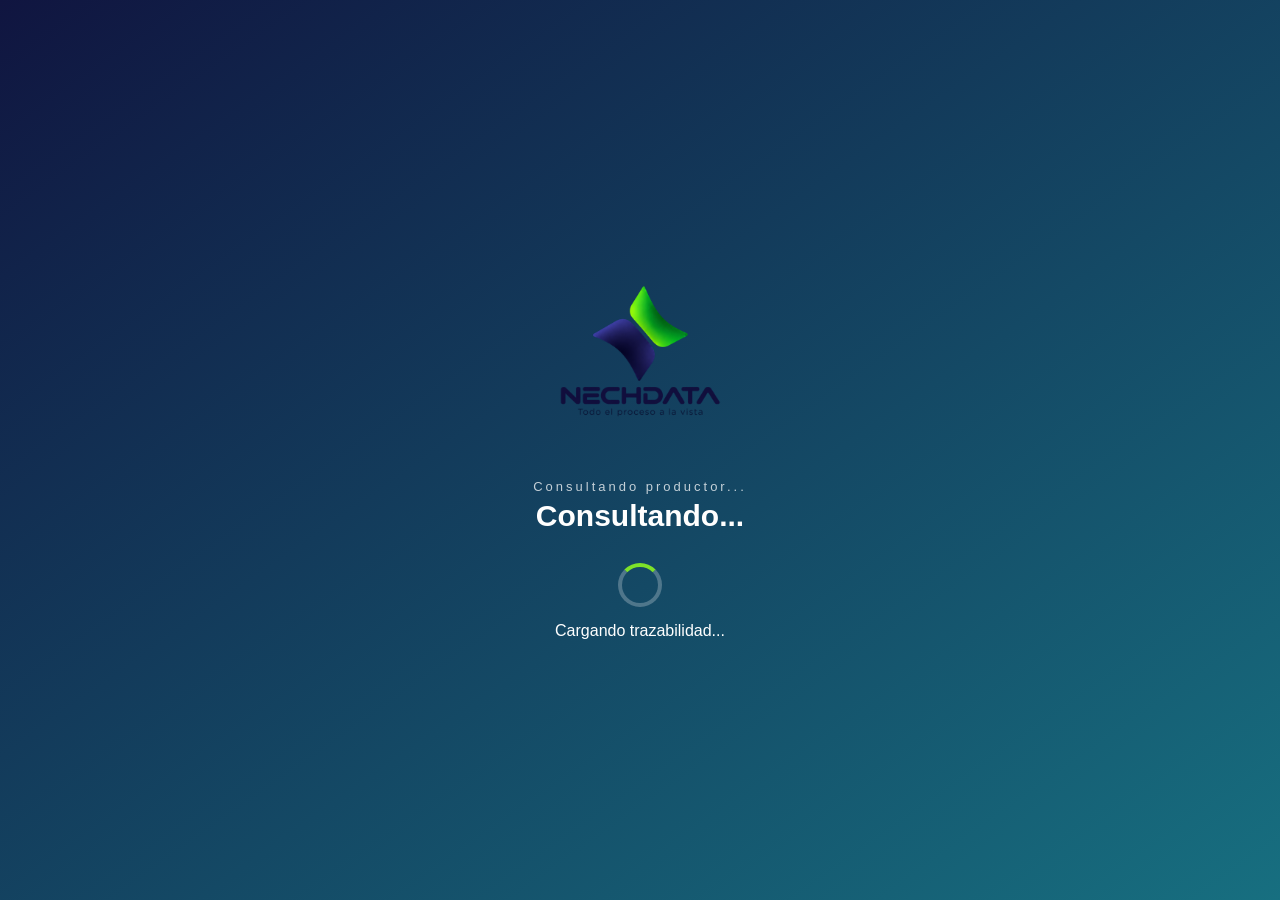
<file: ficha_publica_backup.html>
<!DOCTYPE html>
<html lang="es">

<head>
  <meta charset="UTF-8">
  <meta name="viewport" content="width=device-width, initial-scale=1.0">

  <title>NECHDATA | Ficha pública</title>

  <link rel="stylesheet" href="CSS/estilos.css">
</head>

<body>

  <!-- PANTALLA DE CARGA NFC -->

  <div id="pantallaCarga" class="pantalla-carga-nfc">

    <div class="carga-contenido">

      <img
        src="IMAGENES/LOGO1.png"
        alt="NECHDATA"
        class="logo-carga-nfc"
      >

 <div class="carga-variedad">

<span id="productorCarga">
  Consultando productor...
</span>

  <strong id="variedadCarga">
    Consultando...
  </strong>

</div>

<div class="spinner-nfc"></div>

<p>
  Cargando trazabilidad...
</p>
 </div>

</div>


<!-- ==========================================
     FICHA PÚBLICA
========================================== -->

  <div id="contenidoFicha" 
  class="ficha-publica-contenedor oculto">
<!-- AQUÍ EMPIEZA TODO EL CONTENIDO DE LA FICHA -->

   <header class="header-ficha-publica">

  <a href="index.html" class="marca-ficha">
    <img
      src="IMAGENES/LOGO3.png"
      alt="NECHDATA"
      class="logo-ficha-publica"
    >
  </a>

  <div class="acciones-ficha">

    <span class="estado-verificado">
      ● Lote verificado
    </span>

    <a href="index.html" class="btn-volver-inicio">
      ← Volver al inicio
    </a>

  </div>

</header>


      <!-- PORTADA DEL LOTE -->

     <section
  class="ficha-portada"
  style="background-image: url('IMAGENES/inka_berries.jpg');"
>

  <div class="ficha-portada-overlay">

    <p class="etiqueta-ficha">
      FICHA N° <span id="codigoPublicoPortada">--</span>
    </p>

    <h1 id="codigoPublico">
      --
    </h1>

    <h2 id="variedadPublica">
      --
    </h2>

    <p id="origenPublico">
      Santiago, Ica, Perú
    </p>

  </div>

</section>


      <!-- DATOS PRINCIPALES -->

      <section class="ficha-bloque">

        <h2>
          🌱 Origen y producción
        </h2>

        <div class="grid-ficha-publica">

          <div class="dato-publico">
            <span>País</span>
            <strong id="paisPublico">--</strong>
          </div>

          <div class="dato-publico">
            <span>Región</span>
            <strong id="regionPublico">--</strong>
          </div>

          <div class="dato-publico">
            <span>Productor</span>
            <strong id="fundoPublico">--</strong>
          </div>

          <div class="dato-publico">
          <span>Exportador</span>
          <strong id="exportadoraPublica">--</strong>
          </div>

          <div class="dato-publico">
            <span>Lote</span>
            <strong id="lotePublico">--</strong>
          </div>

          <div class="dato-publico">
            <span>Fecha de cosecha</span>
            <strong id="fechaPublica">--</strong>
          </div>

        </div>

      </section>
<!-- UBICACIÓN DEL FUNDO -->

<section class="ficha-bloque">

  <h2>
    📍 Ubicación del fundo
  </h2>

  <div class="ubicacion-fundo">

    <div class="mapa-fundo">

<iframe
  src="https://www.google.com/maps?q=INVERSIONES%20LLAQTA%20AGRICOLA%20S.A.C.%20Chincha%20Ica%20Peru&output=embed"
  width="100%"
  height="350"
  style="border:0;"
  allowfullscreen=""
  loading="lazy"
  referrerpolicy="no-referrer-when-downgrade">
</iframe>

    </div>


    <div class="info-ubicacion">

<span class="etiqueta-ubicacion">
  PRODUCTOR
</span>

<h3 id="productorMapa">
  --
</h3>

<p id="ubicacionMapa">
  Chincha, Ica, Perú
</p>

      <a
        href="https://maps.app.goo.gl/Grpgi3eSSvcF7NE36"
        target="_blank"
        rel="noopener noreferrer"
        class="btn-mapa"
      >
        📍 Ver ubicación en Google Maps
      </a>

    </div>

  </div>

</section>

      <!-- CALIDAD -->

      <section class="ficha-bloque">

        <h2>
          🛡 Calidad visible
        </h2>

        <div id="calidadPublica">

          <p class="mensaje-proximamente">
            Consultando calidad...
          </p>

        </div>

      </section>


      <!-- PACKING -->

      <section class="ficha-bloque">

        <h2>
          📦 Packing y poscosecha
        </h2>

        <div id="packingPublico">

          <p class="mensaje-proximamente">
            Consultando packing...
          </p>

        </div>

      </section>


      <!-- RECORRIDO -->

      <section class="ficha-bloque">

        <h2>
          📍 Recorrido del lote
        </h2>

        <div class="timeline-publica">

<div class="paso-traza">
  <div class="icono-traza">🌱</div>
  <div>
    <strong>Origen</strong>
    <p id="rutaOrigen">Origen pendiente</p>
  </div>
</div>

          <div class="linea-traza"></div>

<div class="paso-traza">
  <div class="icono-traza">📦</div>
  <div>
    <strong>Packing</strong>
    <p id="rutaDespacho">Puerto de salida pendiente</p>
  </div>
</div>

          <div class="linea-traza"></div>

<div class="paso-traza">
  <div class="icono-traza">🚚</div>
  <div>
    <strong>Despacho</strong>
    <p id="rutaEstado">Estado pendiente</p>
  </div>
</div>

          <div class="linea-traza"></div>

<div class="paso-traza">
  <div class="icono-traza">🌎</div>
  <div>
    <strong>Destino</strong>
    <p id="rutaDestino">Destino pendiente</p>
    <p id="rutaLlegada">Llegada pendiente</p>
  </div>
</div>

        </div>

      </section>


    </main>


    <footer class="footer ficha-footer">

      <img
        src="IMAGENES/LOGO3.png"
        alt="NECHDATA"
        class="logo-footer-nechdata"
      >

      <span>
        Todo el proceso a la vista
      </span>

    </footer>


  </div>

<script src="JS/config.js"></script>
<script src="JS/ficha_publica.js"></script>

</body>

</html>
</file>
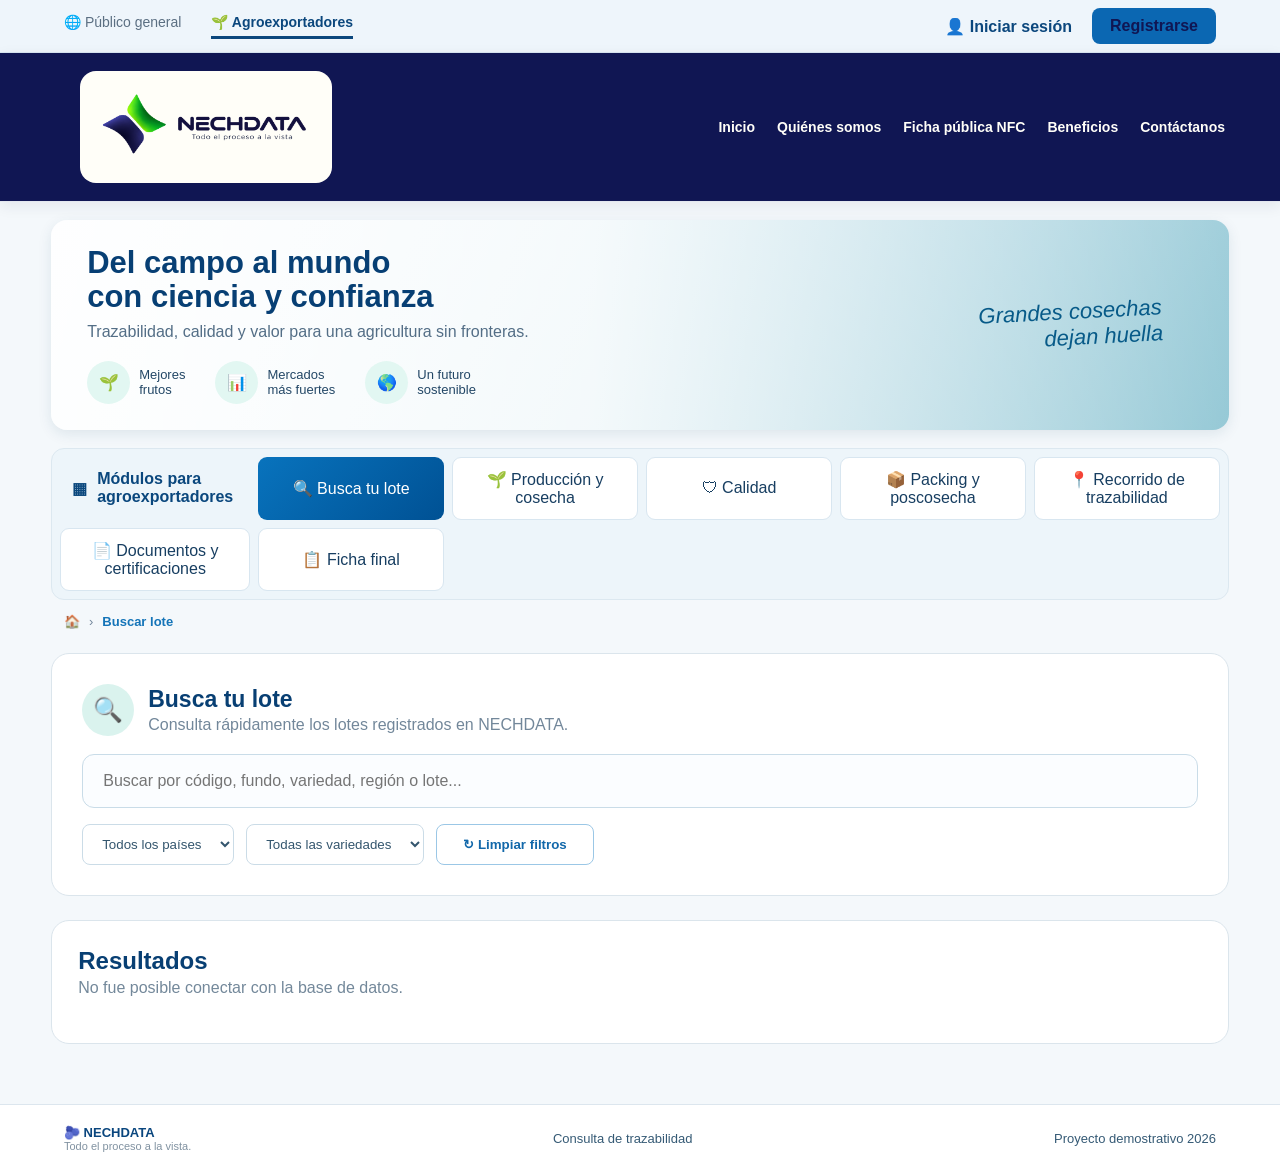
<file: AGROEXPORTADOR/buscar_lote.html>
<!DOCTYPE html>
<html lang="es">

<head>
  <meta charset="UTF-8">
  <meta name="viewport" content="width=device-width, initial-scale=1.0">

  <title>NECHDATA | Buscar lote</title>

  <link rel="stylesheet" href="../CSS/estilos.css">
</head>

<body>

  <!-- BARRA SUPERIOR -->

  <div class="barra-superior">

    <div class="selector-perfil">

      <a href="../index.html" class="perfil-link">
        🌐 Público general
      </a>

      <a href="buscar_lote.html" class="perfil-link activo">
        🌱 Agroexportadores
      </a>

    </div>


    <div class="usuario-opciones">

      <a href="#">
        👤 Iniciar sesión
      </a>

      <a href="#" class="boton-registro">
        Registrarse
      </a>

    </div>

  </div>


  <!-- ENCABEZADO -->

  <header class="encabezado-principal">

<div class="marca marca-nechdata">

  <img
    src="../IMAGENES/LOGO3.png"
    alt="Logo NECHDATA"
    class="logo-nechdata"
  >

</div>

    </div>


    <nav class="menu-principal">

      <a href="../index.html">
        Inicio
      </a>

      <a href="#">
        Quiénes somos
      </a>

      <a href="#">
        Ficha pública NFC
      </a>

      <a href="#">
        Beneficios
      </a>

      <a href="#">
        Contáctanos
      </a>

    </nav>

  </header>
<!-- BANNER -->
<section class="banner">

  <div class="banner-texto">

    <h2>
      Del campo al mundo<br>
      con ciencia y confianza
    </h2>

    <p>
      Trazabilidad, calidad y valor para una agricultura sin fronteras.
    </p>

    <div class="beneficios-banner">

      <div class="beneficio">
        <span>🌱</span>
        <p>Mejores<br>frutos</p>
      </div>

      <div class="beneficio">
        <span>📊</span>
        <p>Mercados<br>más fuertes</p>
      </div>

      <div class="beneficio">
        <span>🌎</span>
        <p>Un futuro<br>sostenible</p>
      </div>

    </div>

  </div>

  <div class="banner-frase">
    Grandes cosechas<br>
    dejan huella
  </div>

</section>

  <!-- MÓDULOS -->

  <section class="modulos">

    <div class="titulo-modulos">

      ▦

      <span>
        Módulos para agroexportadores
      </span>

    </div>


    <a
      href="buscar_lote.html"
      class="modulo activo-modulo"
    >
      🔍 Busca tu lote
    </a>


    <a
      href="produccion.html"
      class="modulo"
    >
      🌱 Producción y cosecha
    </a>


    <a href="calidad.html" class="modulo">
      🛡 Calidad
    </a>


    <a href="packing.html" class="modulo">
      📦 Packing y poscosecha
    </a>


    <a href="#" class="modulo">
      📍 Recorrido de trazabilidad
    </a>


    <a href="documentos.html" class="modulo">
      📄 Documentos y certificaciones
    </a>

    <a href="ficha_agroexportador.html" class="modulo">
  📋 Ficha final
</a>

  </section>


  <!-- BREADCRUMB -->

  <div class="breadcrumb">

    🏠

    <span>›</span>

    <strong>
      Buscar lote
    </strong>

  </div>


  <!-- CONTENIDO -->

  <main class="contenido-principal">


    <!-- BUSCADOR GRANDE -->

    <section class="tarjeta buscador-principal">

      <div class="titulo-seccion">

        <div class="icono-seccion">
          🔍
        </div>

        <div>

          <h2>
            Busca tu lote
          </h2>

          <p>
            Consulta rápidamente los lotes registrados en NECHDATA.
          </p>

        </div>

      </div>


      <div class="buscador-grande">

        <input
          type="text"
          id="busquedaGeneral"
          placeholder="Buscar por código, fundo, variedad, región o lote..."
        >

      </div>


      <div class="filtros-busqueda">

        <select id="filtroPais">

          <option value="">
            Todos los países
          </option>

          <option value="Perú">
            Perú
          </option>

          <option value="Chile">
            Chile
          </option>

          <option value="Colombia">
            Colombia
          </option>

          <option value="Ecuador">
            Ecuador
          </option>

        </select>


        <select id="filtroVariedad">

          <option value="">
            Todas las variedades
          </option>

          <option value="Ventura">
            Ventura
          </option>

          <option value="Biloxi">
            Biloxi
          </option>

          <option value="Emerald">
            Emerald
          </option>

          <option value="Sekoya Pop">
            Sekoya Pop
          </option>

          <option value="Legacy">
            Legacy
          </option>

        </select>


        <button
          id="btnLimpiarFiltros"
          class="btn btn-secundario"
        >
          ↻ Limpiar filtros
        </button>

      </div>

    </section>



    <!-- RESULTADOS -->

    <section class="tarjeta">

      <div class="cabecera-resultados">

        <div>

          <h2>
            Resultados
          </h2>

          <p id="cantidadResultados">
            0 lotes encontrados
          </p>

        </div>

      </div>


      <div
        id="contenedorResultados"
        class="resultados-lotes"
      >

        <!-- JavaScript pondrá aquí los lotes -->

      </div>

    </section>


  </main>


  <!-- FOOTER -->

  <footer class="footer">

    <div class="footer-marca">

      <strong>
        🫐 NECHDATA
      </strong>

      <span>
        Todo el proceso a la vista.
      </span>

    </div>

    <span>
      Consulta de trazabilidad
    </span>

    <span>
      Proyecto demostrativo 2026
    </span>

  </footer>

<script src="../JS/config.js"></script>
<script src="../JS/buscar_lote.js"></script>

</body>

</html>
</file>
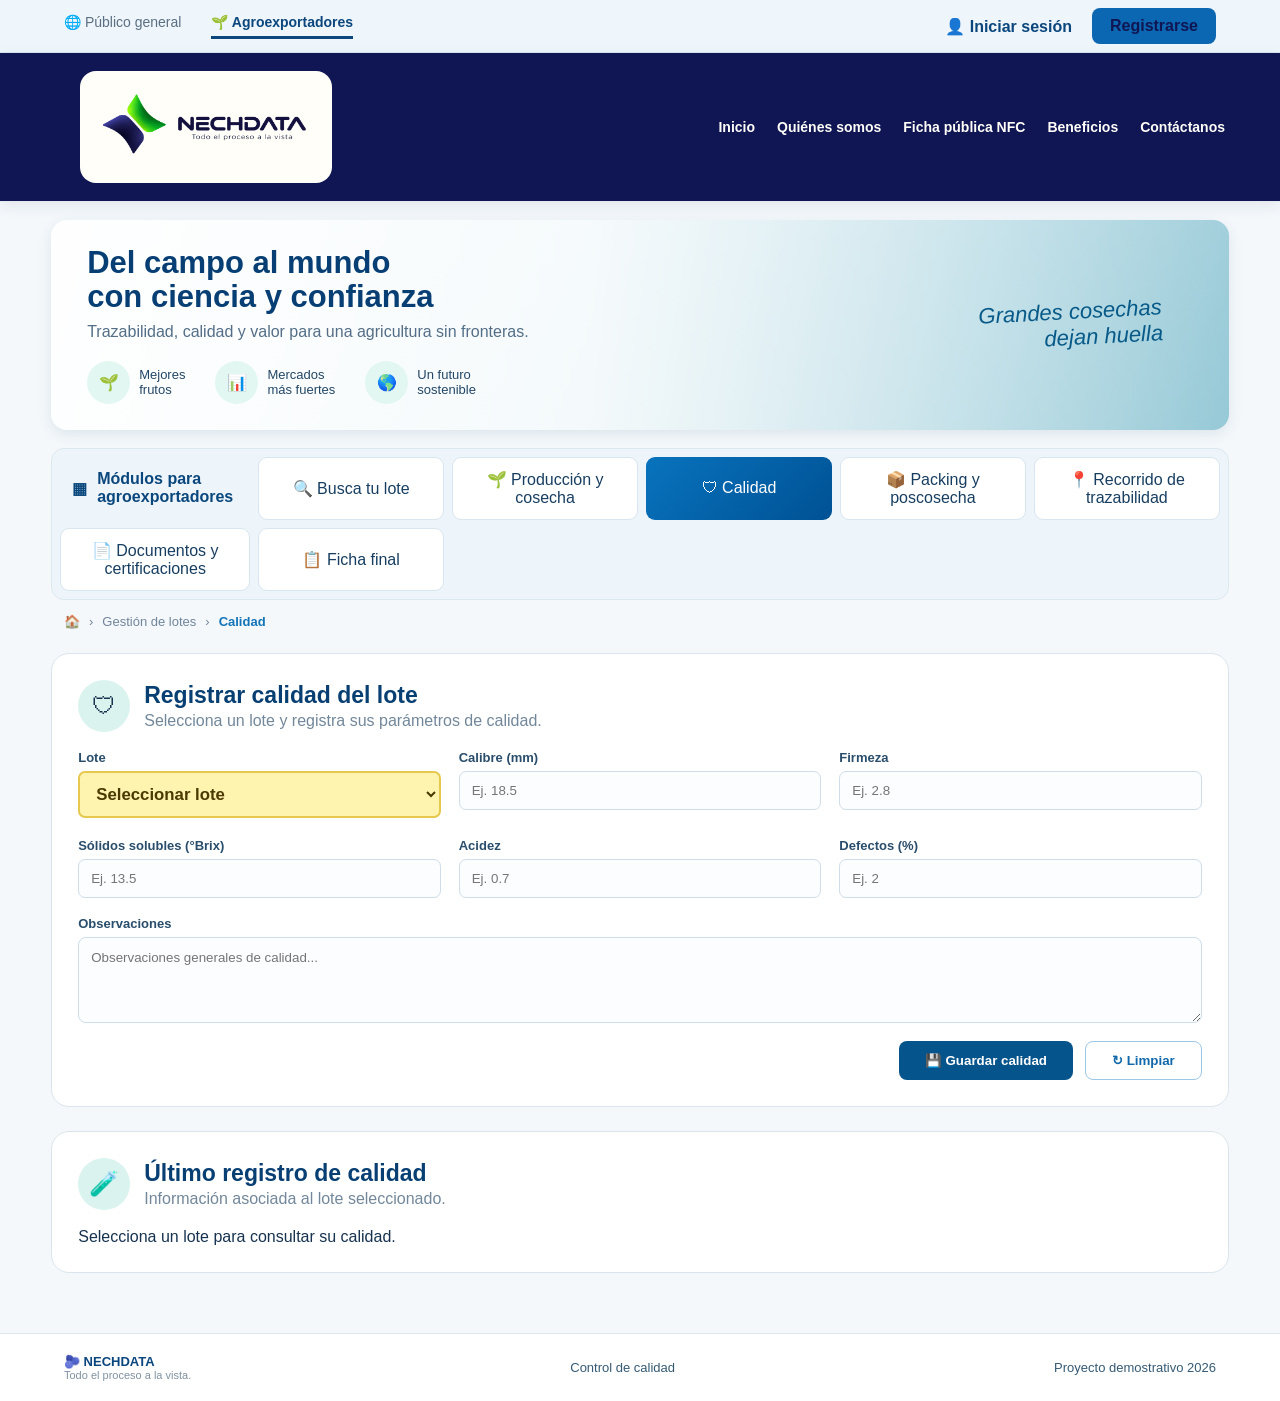
<file: AGROEXPORTADOR/calidad.html>
<!DOCTYPE html>
<html lang="es">

<head>
  <meta charset="UTF-8">
  <meta name="viewport" content="width=device-width, initial-scale=1.0">

  <title>NECHDATA | Calidad</title>

  <link rel="stylesheet" href="../CSS/estilos.css">
</head>

<body>

  <div class="barra-superior">

    <div class="selector-perfil">
      <a href="../index.html" class="perfil-link">🌐 Público general</a>
      <a href="buscar_lote.html" class="perfil-link activo">🌱 Agroexportadores</a>
    </div>

    <div class="usuario-opciones">
      <a href="#">👤 Iniciar sesión</a>
      <a href="#" class="boton-registro">Registrarse</a>
    </div>

  </div>


  <header class="encabezado-principal">

<div class="marca marca-nechdata">

  <img
    src="../IMAGENES/LOGO3.png"
    alt="Logo NECHDATA"
    class="logo-nechdata"
  >

</div>
    </div>

    <nav class="menu-principal">
      <a href="../index.html">Inicio</a>
      <a href="#">Quiénes somos</a>
      <a href="#">Ficha pública NFC</a>
      <a href="#">Beneficios</a>
      <a href="#">Contáctanos</a>
    </nav>

  </header>
<!-- BANNER -->
<section class="banner">

  <div class="banner-texto">

    <h2>
      Del campo al mundo<br>
      con ciencia y confianza
    </h2>

    <p>
      Trazabilidad, calidad y valor para una agricultura sin fronteras.
    </p>

    <div class="beneficios-banner">

      <div class="beneficio">
        <span>🌱</span>
        <p>Mejores<br>frutos</p>
      </div>

      <div class="beneficio">
        <span>📊</span>
        <p>Mercados<br>más fuertes</p>
      </div>

      <div class="beneficio">
        <span>🌎</span>
        <p>Un futuro<br>sostenible</p>
      </div>

    </div>

  </div>

  <div class="banner-frase">
    Grandes cosechas<br>
    dejan huella
  </div>

</section>

  <section class="modulos">

    <div class="titulo-modulos">
      ▦
      <span>Módulos para agroexportadores</span>
    </div>

    <a href="buscar_lote.html" class="modulo">
      🔍 Busca tu lote
    </a>

    <a href="produccion.html" class="modulo">
      🌱 Producción y cosecha
    </a>

    <a href="calidad.html" class="modulo activo-modulo">
      🛡 Calidad
    </a>

    <a href="packing.html" class="modulo">
      📦 Packing y poscosecha
    </a>

    <a href="recorrido.html" class="modulo">
      📍 Recorrido de trazabilidad
    </a>

    <a href="documentos.html" class="modulo">
      📄 Documentos y certificaciones
    </a>

    <a href="ficha_agroexportador.html" class="modulo">
  📋 Ficha final
</a>

  </section>


  <div class="breadcrumb">
    🏠
    <span>›</span>
    <span>Gestión de lotes</span>
    <span>›</span>
    <strong>Calidad</strong>
  </div>


  <main class="contenido-principal">

    <section class="tarjeta">

      <div class="titulo-seccion">

        <div class="icono-seccion">
          🛡
        </div>

        <div>
          <h2>Registrar calidad del lote</h2>
          <p>
            Selecciona un lote y registra sus parámetros de calidad.
          </p>
        </div>

      </div>


      <form id="formCalidad">

        <div class="grid-formulario">

          <div class="campo">

            <label for="loteCalidad">
              Lote
            </label>

            <select id="loteCalidad" required>
              <option value="">
                Seleccionar lote
              </option>
            </select>

          </div>


          <div class="campo">

            <label for="calibre">
              Calibre (mm)
            </label>

            <input
              type="number"
              step="0.01"
              id="calibre"
              placeholder="Ej. 18.5"
            >

          </div>


          <div class="campo">

            <label for="firmeza">
              Firmeza
            </label>

            <input
              type="number"
              step="0.01"
              id="firmeza"
              placeholder="Ej. 2.8"
            >

          </div>


          <div class="campo">

            <label for="brix">
              Sólidos solubles (°Brix)
            </label>

            <input
              type="number"
              step="0.01"
              id="brix"
              placeholder="Ej. 13.5"
            >

          </div>


          <div class="campo">

            <label for="acidez">
              Acidez
            </label>

            <input
              type="number"
              step="0.01"
              id="acidez"
              placeholder="Ej. 0.7"
            >

          </div>


          <div class="campo">

            <label for="defectos">
              Defectos (%)
            </label>

            <input
              type="number"
              step="0.01"
              id="defectos"
              placeholder="Ej. 2"
            >

          </div>

        </div>


        <div class="campo campo-observaciones">

          <label for="observaciones">
            Observaciones
          </label>

          <textarea
            id="observaciones"
            rows="4"
            placeholder="Observaciones generales de calidad..."
          ></textarea>

        </div>


        <div class="botones-formulario">

          <button
            type="submit"
            class="btn btn-principal"
          >
            💾 Guardar calidad
          </button>

          <button
            type="reset"
            class="btn btn-secundario"
          >
            ↻ Limpiar
          </button>

        </div>

      </form>

    </section>


    <section class="tarjeta">

      <div class="titulo-seccion">

        <div class="icono-seccion">
          🧪
        </div>

        <div>
          <h2>Último registro de calidad</h2>
          <p>
            Información asociada al lote seleccionado.
          </p>
        </div>

      </div>


      <div id="resultadoCalidad">

        <p class="mensaje-proximamente">
          Selecciona un lote para consultar su calidad.
        </p>

      </div>

    </section>

  </main>


  <footer class="footer">

    <div class="footer-marca">
      <strong>🫐 NECHDATA</strong>
      <span>Todo el proceso a la vista.</span>
    </div>

    <span>Control de calidad</span>

    <span>Proyecto demostrativo 2026</span>

  </footer>

<script src="../JS/config.js"></script>
<script src="../JS/calidad.js"></script>

</body>

</html>
</file>
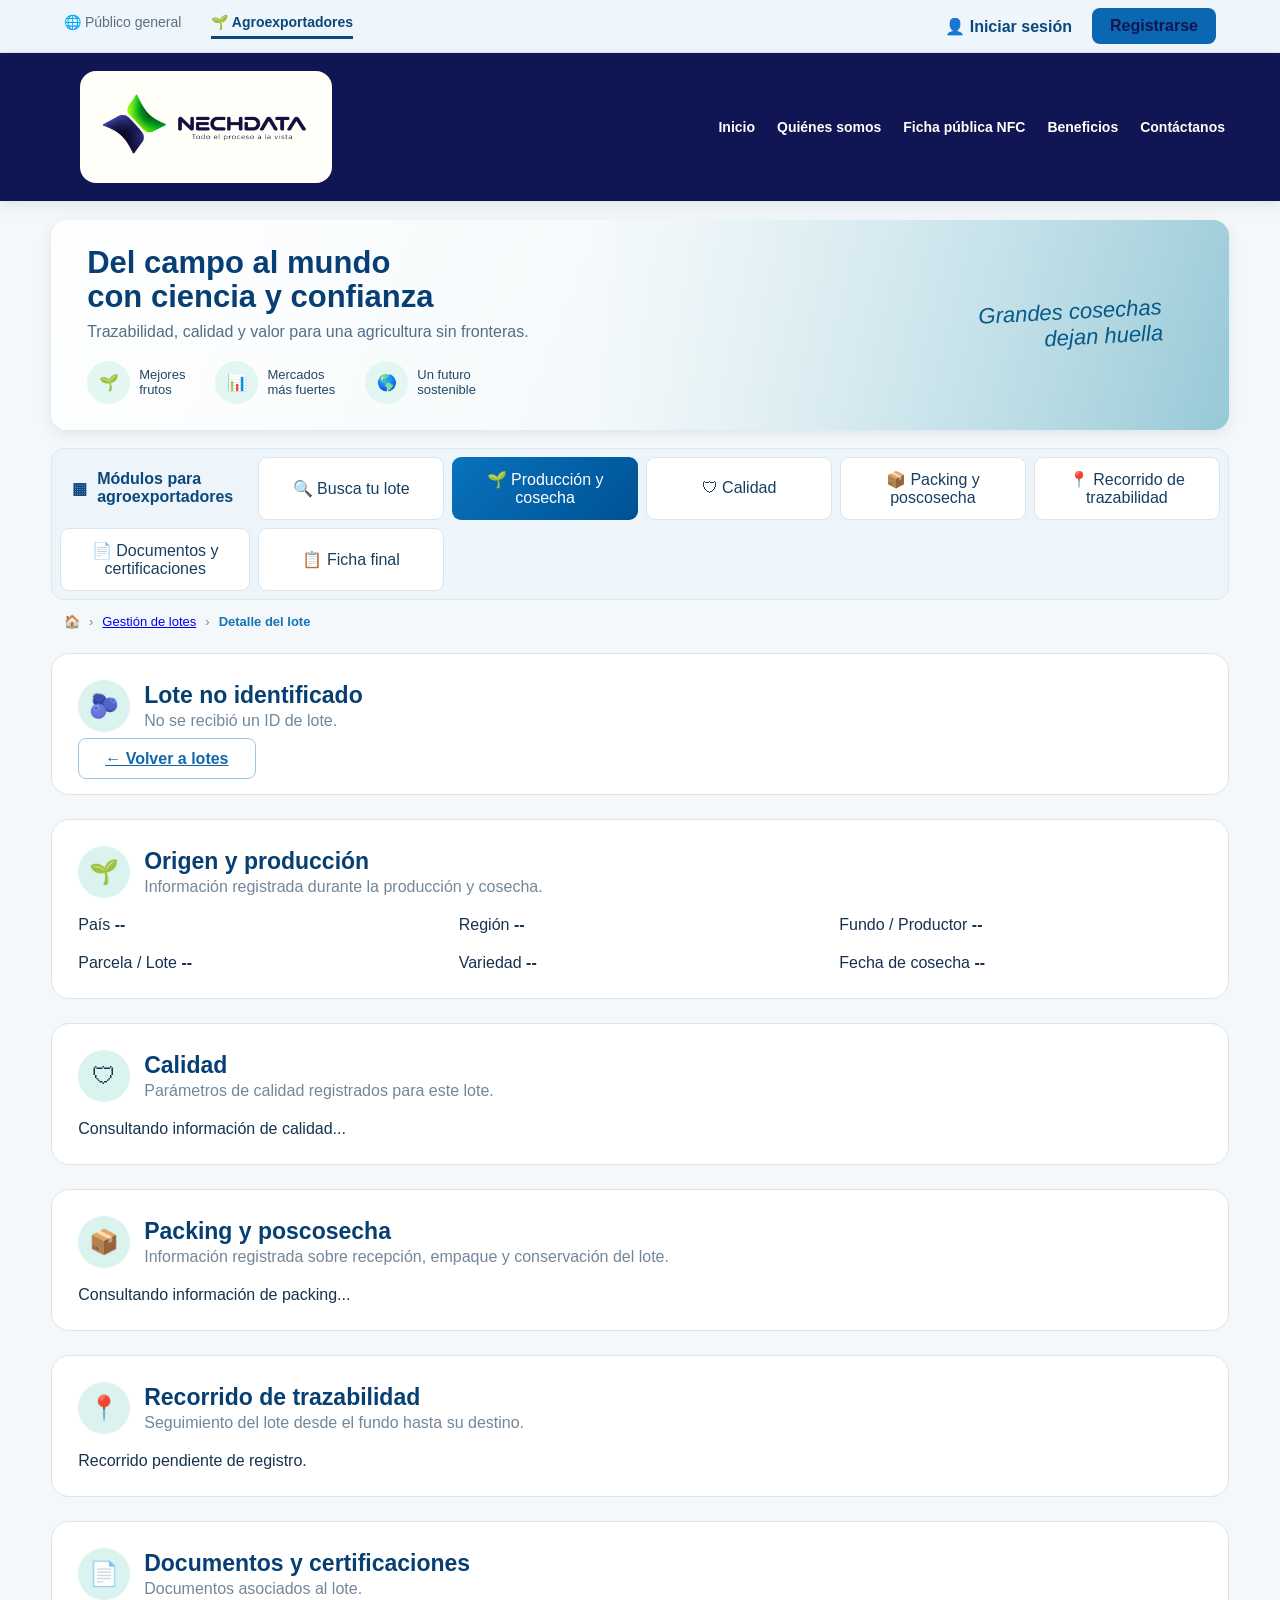
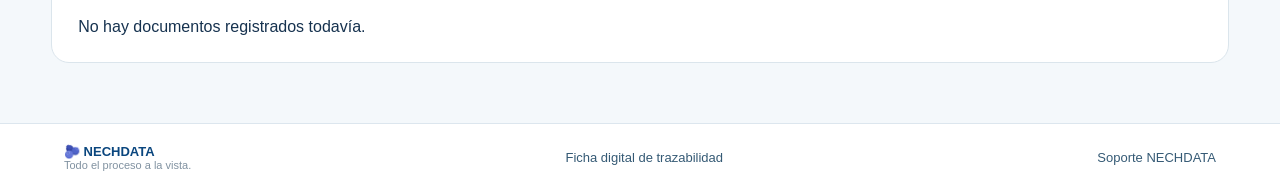
<file: AGROEXPORTADOR/detalle_lote.html>
<!DOCTYPE html>
<html lang="es">

<head>
  <meta charset="UTF-8">
  <meta name="viewport" content="width=device-width, initial-scale=1.0">

  <title>NECHDATA | Detalle del lote</title>

  <link rel="stylesheet" href="../CSS/estilos.css">
</head>

<body>

  <!-- =========================
       BARRA SUPERIOR
  ========================== -->

  <div class="barra-superior">

    <div class="selector-perfil">
      <a href="../index.html" class="perfil-link">🌐 Público general</a>
      <a href="buscar_lote.html" class="perfil-link activo">🌱 Agroexportadores</a>
    </div>

    <div class="usuario-opciones">
      <a href="#">👤 Iniciar sesión</a>
      <a href="#" class="boton-registro">Registrarse</a>
    </div>

  </div>


  <!-- =========================
       ENCABEZADO
  ========================== -->

  <header class="encabezado-principal">

<div class="marca marca-nechdata">

  <img
    src="../IMAGENES/LOGO3.png"
    alt="Logo NECHDATA"
    class="logo-nechdata"
  >

</div>

    <nav class="menu-principal">
      <a href="#">Inicio</a>
      <a href="#">Quiénes somos</a>
      <a href="#">Ficha pública NFC</a>
      <a href="#">Beneficios</a>
      <a href="#">Contáctanos</a>
    </nav>

  </header>
<!-- BANNER -->
<section class="banner">

  <div class="banner-texto">

    <h2>
      Del campo al mundo<br>
      con ciencia y confianza
    </h2>

    <p>
      Trazabilidad, calidad y valor para una agricultura sin fronteras.
    </p>

    <div class="beneficios-banner">

      <div class="beneficio">
        <span>🌱</span>
        <p>Mejores<br>frutos</p>
      </div>

      <div class="beneficio">
        <span>📊</span>
        <p>Mercados<br>más fuertes</p>
      </div>

      <div class="beneficio">
        <span>🌎</span>
        <p>Un futuro<br>sostenible</p>
      </div>

    </div>

  </div>

  <div class="banner-frase">
    Grandes cosechas<br>
    dejan huella
  </div>

</section>

  <!-- =========================
       MÓDULOS
  ========================== -->

  <section class="modulos">

    <div class="titulo-modulos">
      ▦
      <span>Módulos para agroexportadores</span>
    </div>

    <a href="produccion.html" class="modulo">
      🔍 Busca tu lote
    </a>

    <a href="produccion.html" class="modulo activo-modulo">
      🌱 Producción y cosecha
    </a>

    <a href="calidad.html" class="modulo">
      🛡 Calidad
    </a>

    <a href="packing.html" class="modulo">
      📦 Packing y poscosecha
    </a>

    <a href="recorrido.html" class="modulo">
      📍 Recorrido de trazabilidad
    </a>

    <a href="documentos.html" class="modulo">
      📄 Documentos y certificaciones
    </a>

    <a href="ficha_agroexportador.html" class="modulo">
  📋 Ficha final
</a>

  </section>


  <!-- =========================
       MIGAS DE PAN
  ========================== -->

  <div class="breadcrumb">

    🏠

    <span>›</span>

    <a href="produccion.html">
      Gestión de lotes
    </a>

    <span>›</span>

    <strong>Detalle del lote</strong>

  </div>


  <!-- =========================
       CONTENIDO
  ========================== -->

  <main class="contenido-principal">

    <!-- CABECERA DEL LOTE -->

    <section class="tarjeta">

      <div class="titulo-seccion">

        <div class="icono-seccion">
          🫐
        </div>

        <div>

          <h2 id="codigoLote">
            Cargando lote...
          </h2>

          <p id="descripcionLote">
            Consultando información de trazabilidad.
          </p>

        </div>

      </div>


      <a
        href="produccion.html"
        class="btn btn-secundario"
      >
        ← Volver a lotes
      </a>

    </section>


    <!-- =========================
         ORIGEN Y PRODUCCIÓN
    ========================== -->

    <section class="tarjeta">

      <div class="titulo-seccion">

        <div class="icono-seccion">
          🌱
        </div>

        <div>
          <h2>Origen y producción</h2>
          <p>
            Información registrada durante la producción y cosecha.
          </p>
        </div>

      </div>


      <div class="grid-formulario">

        <div class="campo-detalle">
          <span>País</span>
          <strong id="paisLote">--</strong>
        </div>

        <div class="campo-detalle">
          <span>Región</span>
          <strong id="regionLote">--</strong>
        </div>

        <div class="campo-detalle">
          <span>Fundo / Productor</span>
          <strong id="fundoLote">--</strong>
        </div>

        <div class="campo-detalle">
          <span>Parcela / Lote</span>
          <strong id="nombreLote">--</strong>
        </div>

        <div class="campo-detalle">
          <span>Variedad</span>
          <strong id="variedadLote">--</strong>
        </div>

        <div class="campo-detalle">
          <span>Fecha de cosecha</span>
          <strong id="fechaLote">--</strong>
        </div>

      </div>

    </section>


    <!-- =========================
         CALIDAD
    ========================== -->

    <!-- =========================
     CALIDAD
========================== -->

<section class="tarjeta">

  <div class="titulo-seccion">

    <div class="icono-seccion">
      🛡
    </div>

    <div>
      <h2>Calidad</h2>

      <p>
        Parámetros de calidad registrados para este lote.
      </p>
    </div>

  </div>

  <div id="detalleCalidad">

    <p class="mensaje-proximamente">
      Consultando información de calidad...
    </p>

  </div>

</section>

    <!-- =========================
         PACKING Y POSCOSECHA
    ========================== -->

    <section class="tarjeta">

  <div class="titulo-seccion">

    <div class="icono-seccion">
      📦
    </div>

    <div>

      <h2>
        Packing y poscosecha
      </h2>

      <p>
        Información registrada sobre recepción,
        empaque y conservación del lote.
      </p>

    </div>

  </div>


  <div id="detallePacking">

    <p class="mensaje-proximamente">
      Consultando información de packing...
    </p>

  </div>

</section>


    <!-- =========================
         TRAZABILIDAD
    ========================== -->

    <section class="tarjeta">

      <div class="titulo-seccion">

        <div class="icono-seccion">
          📍
        </div>

        <div>
          <h2>Recorrido de trazabilidad</h2>

          <p>
            Seguimiento del lote desde el fundo hasta su destino.
          </p>
        </div>

      </div>

      <p class="mensaje-proximamente">
        Recorrido pendiente de registro.
      </p>

    </section>


    <!-- =========================
         DOCUMENTOS
    ========================== -->

    <section class="tarjeta">

      <div class="titulo-seccion">

        <div class="icono-seccion">
          📄
        </div>

        <div>
          <h2>Documentos y certificaciones</h2>

          <p>
            Documentos asociados al lote.
          </p>
        </div>

      </div>

      <p class="mensaje-proximamente">
        No hay documentos registrados todavía.
      </p>

    </section>

  </main>


  <!-- =========================
       FOOTER
  ========================== -->

  <footer class="footer">

    <div class="footer-marca">
      <strong>🫐 NECHDATA</strong>
      <span>Todo el proceso a la vista.</span>
    </div>

    <span>Ficha digital de trazabilidad</span>

    <span>Soporte NECHDATA</span>

  </footer>


<script src="../JS/config.js"></script>
<script src="../JS/detalle_lote.js"></script>

</body>

</html>
</file>
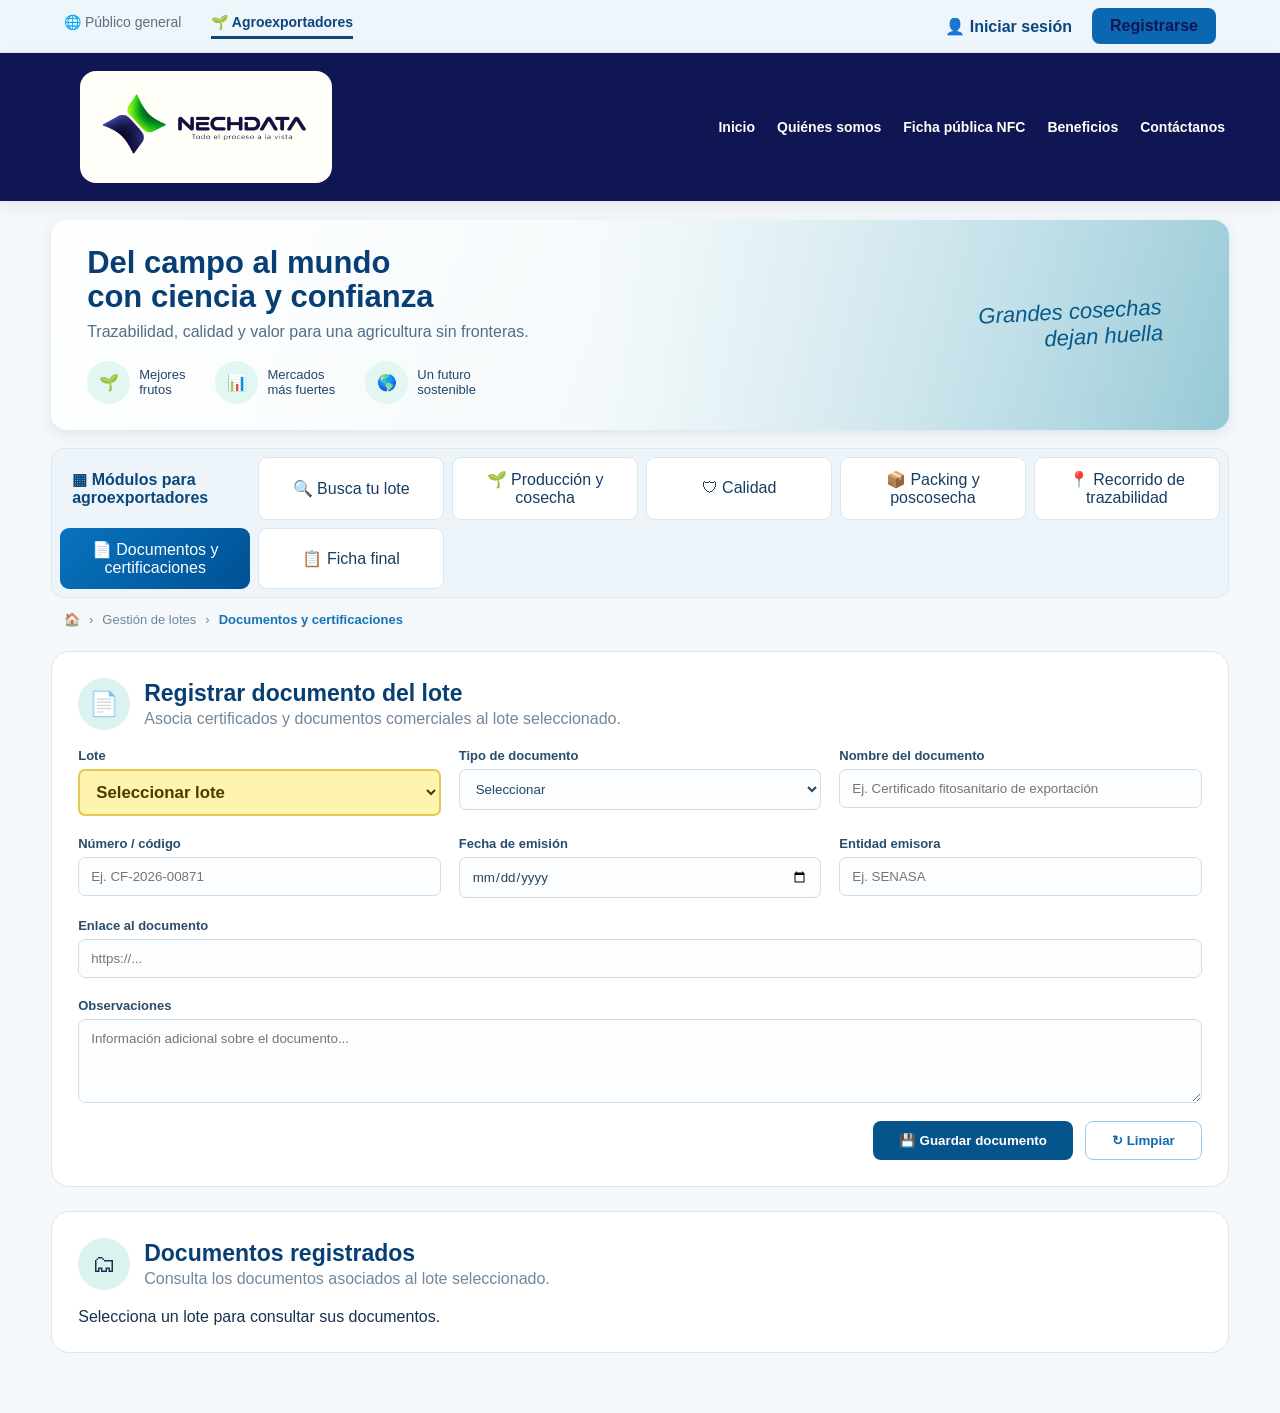
<file: AGROEXPORTADOR/documentos.html>
<!DOCTYPE html>
<html lang="es">

<head>
  <meta charset="UTF-8">
  <meta name="viewport" content="width=device-width, initial-scale=1.0">

  <title>NECHDATA | Documentos y certificaciones</title>

  <link rel="stylesheet" href="../CSS/estilos.css">
</head>

<body>

  <!-- BARRA SUPERIOR -->
  <div class="barra-superior">

    <div class="selector-perfil">

      <a href="../index.html" class="perfil-link">
        🌐 Público general
      </a>

      <a href="buscar_lote.html" class="perfil-link activo">
        🌱 Agroexportadores
      </a>

    </div>

    <div class="usuario-opciones">

      <a href="#">
        👤 Iniciar sesión
      </a>

      <a href="#" class="boton-registro">
        Registrarse
      </a>

    </div>

  </div>


  <!-- HEADER -->
  <header class="encabezado-principal">

    <div class="marca-nechdata">

      <img
        src="../IMAGENES/LOGO3.png"
        alt="Logo NECHDATA"
        class="logo-nechdata"
      >

    </div>


    <nav class="menu-principal">

      <a href="../index.html">
        Inicio
      </a>

      <a href="../index.html#nosotros">
        Quiénes somos
      </a>

      <a href="../ficha_publica.html?id=1">
        Ficha pública NFC
      </a>

      <a href="../index.html#beneficios">
        Beneficios
      </a>

      <a href="../index.html#contacto">
        Contáctanos
      </a>

    </nav>

  </header>


  <!-- BANNER -->
  <section class="banner">

    <div class="banner-texto">

      <h2>
        Del campo al mundo<br>
        con ciencia y confianza
      </h2>

      <p>
        Trazabilidad, calidad y valor para una agricultura sin fronteras.
      </p>

      <div class="beneficios-banner">

        <div class="beneficio">
          <span>🌱</span>
          <p>Mejores<br>frutos</p>
        </div>

        <div class="beneficio">
          <span>📊</span>
          <p>Mercados<br>más fuertes</p>
        </div>

        <div class="beneficio">
          <span>🌎</span>
          <p>Un futuro<br>sostenible</p>
        </div>

      </div>

    </div>

    <div class="banner-frase">
      Grandes cosechas<br>
      dejan huella
    </div>

  </section>


  <!-- MÓDULOS -->
  <section class="modulos">

    <div class="titulo-modulos">
      ▦ Módulos para agroexportadores
    </div>

    <a href="buscar_lote.html" class="modulo">
      🔍 Busca tu lote
    </a>

    <a href="produccion.html" class="modulo">
      🌱 Producción y cosecha
    </a>

    <a href="calidad.html" class="modulo">
      🛡 Calidad
    </a>

    <a href="packing.html" class="modulo">
      📦 Packing y poscosecha
    </a>

    <a href="recorrido.html" class="modulo">
      📍 Recorrido de trazabilidad
    </a>

    <a href="documentos.html" class="modulo activo-modulo">
      📄 Documentos y certificaciones
    </a>

    <a href="ficha_agroexportador.html" class="modulo">
  📋 Ficha final
</a>

  </section>


  <!-- BREADCRUMB -->
  <div class="breadcrumb">

    🏠
    <span>›</span>

    Gestión de lotes

    <span>›</span>

    <strong>
      Documentos y certificaciones
    </strong>

  </div>


  <!-- CONTENIDO -->
  <main class="contenido-principal">

    <!-- REGISTRO -->
    <section class="tarjeta">

      <div class="titulo-seccion">

        <div class="icono-seccion">
          📄
        </div>

        <div>

          <h2>
            Registrar documento del lote
          </h2>

          <p>
            Asocia certificados y documentos comerciales
            al lote seleccionado.
          </p>

        </div>

      </div>


      <form id="formDocumento">

        <div class="grid-formulario">

          <div class="campo">

            <label for="loteDocumento">
              Lote
            </label>

            <select id="loteDocumento" required>

              <option value="">
                Seleccionar lote
              </option>

            </select>

          </div>


          <div class="campo">

            <label for="tipoDocumento">
              Tipo de documento
            </label>

            <select id="tipoDocumento" required>

              <option value="">
                Seleccionar
              </option>

              <option value="Certificado fitosanitario">
                Certificado fitosanitario
              </option>

              <option value="Certificado de calidad">
                Certificado de calidad
              </option>

              <option value="GlobalG.A.P.">
                GlobalG.A.P.
              </option>

              <option value="Packing list">
                Packing list
              </option>

              <option value="Bill of Lading">
                Bill of Lading (BL)
              </option>

              <option value="DAM">
                DAM
              </option>

              <option value="Ficha técnica">
                Ficha técnica
              </option>

              <option value="Otro">
                Otro
              </option>

            </select>

          </div>


          <div class="campo">

            <label for="nombreDocumento">
              Nombre del documento
            </label>

            <input
              type="text"
              id="nombreDocumento"
              placeholder="Ej. Certificado fitosanitario de exportación"
              required
            >

          </div>


          <div class="campo">

            <label for="numeroDocumento">
              Número / código
            </label>

            <input
              type="text"
              id="numeroDocumento"
              placeholder="Ej. CF-2026-00871"
            >

          </div>


          <div class="campo">

            <label for="fechaEmision">
              Fecha de emisión
            </label>

            <input
              type="date"
              id="fechaEmision"
            >

          </div>


          <div class="campo">

            <label for="entidadEmisora">
              Entidad emisora
            </label>

            <input
              type="text"
              id="entidadEmisora"
              placeholder="Ej. SENASA"
            >

          </div>


          <div class="campo campo-completo">

            <label for="urlDocumento">
              Enlace al documento
            </label>

            <input
              type="url"
              id="urlDocumento"
              placeholder="https://..."
            >

          </div>


          <div class="campo campo-completo">

            <label for="observacionesDocumento">
              Observaciones
            </label>

            <textarea
              id="observacionesDocumento"
              rows="4"
              placeholder="Información adicional sobre el documento..."
            ></textarea>

          </div>

        </div>


        <div class="botones-formulario">

          <button
            type="submit"
            class="btn btn-principal"
          >
            💾 Guardar documento
          </button>

          <button
            type="reset"
            class="btn btn-secundario"
          >
            ↻ Limpiar
          </button>

        </div>

      </form>

    </section>


    <!-- CONSULTA -->
    <section class="tarjeta">

      <div class="titulo-seccion">

        <div class="icono-seccion">
          🗂
        </div>

        <div>

          <h2>
            Documentos registrados
          </h2>

          <p>
            Consulta los documentos asociados al lote seleccionado.
          </p>

        </div>

      </div>


      <div id="listaDocumentos">

        <p class="mensaje-proximamente">
          Selecciona un lote para consultar sus documentos.
        </p>

      </div>

    </section>

  </main>

<script src="../JS/config.js"></script>
<script src="../JS/documentos.js"></script>

</body>

</html>
</file>
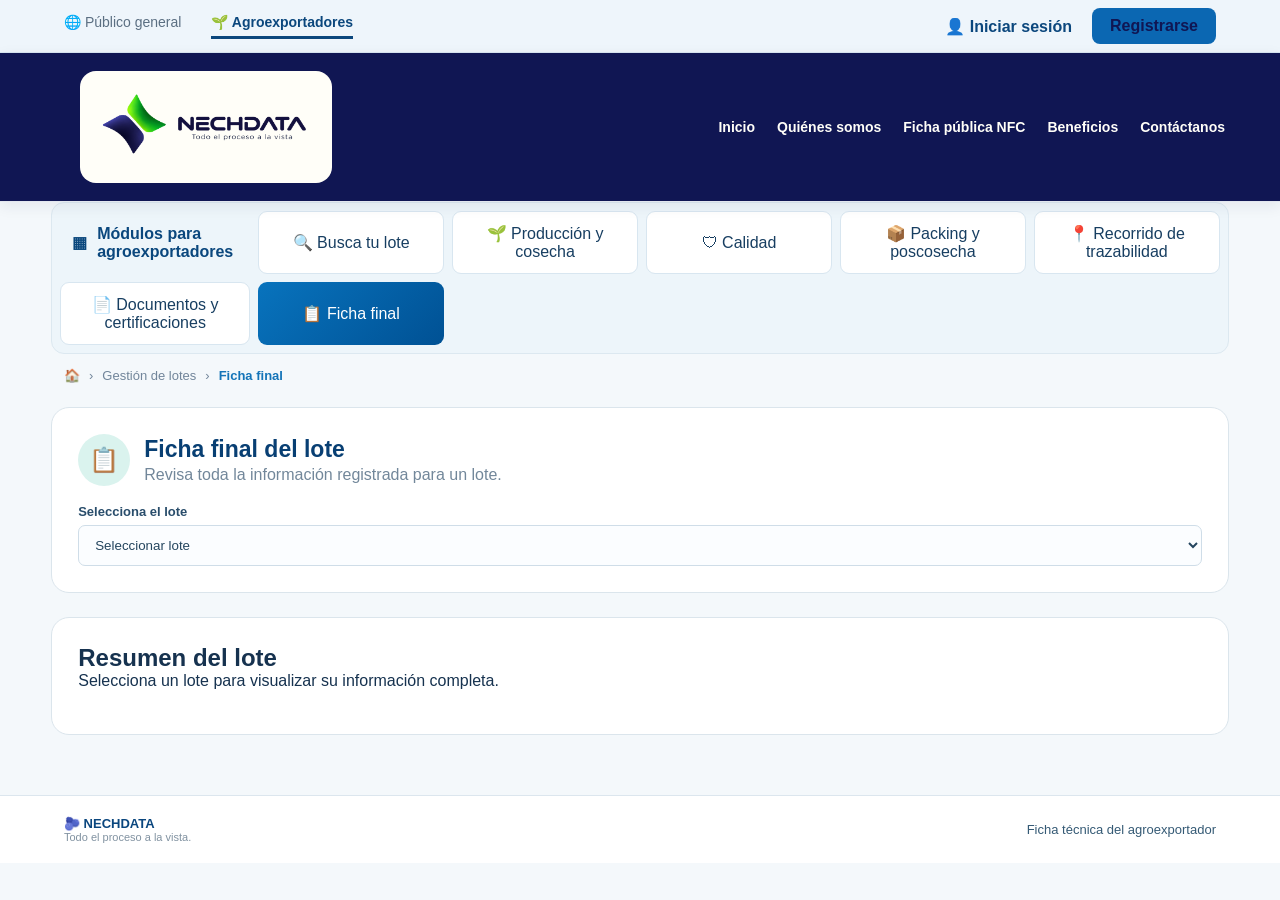
<file: AGROEXPORTADOR/ficha_agroexportador.html>
<!DOCTYPE html>
<html lang="es">

<head>
  <meta charset="UTF-8">
  <meta name="viewport" content="width=device-width, initial-scale=1.0">

  <title>NECHDATA | Ficha final del lote</title>

  <link rel="stylesheet" href="../CSS/estilos.css">
</head>

<body>

  <!-- BARRA SUPERIOR -->
  <div class="barra-superior">

    <div class="selector-perfil">
      <a href="../index.html" class="perfil-link">🌐 Público general</a>
      <a href="buscar_lote.html" class="perfil-link activo">🌱 Agroexportadores</a>
    </div>

    <div class="usuario-opciones">
      <a href="#">👤 Iniciar sesión</a>
      <a href="#" class="boton-registro">Registrarse</a>
    </div>

  </div>


  <!-- ENCABEZADO -->
  <header class="encabezado-principal">

    <div class="marca marca-nechdata">
      <img
        src="../IMAGENES/LOGO3.png"
        alt="Logo NECHDATA"
        class="logo-nechdata"
      >
    </div>

    <nav class="menu-principal">
      <a href="#">Inicio</a>
      <a href="#">Quiénes somos</a>
      <a href="../ficha_publica.html">Ficha pública NFC</a>
      <a href="#">Beneficios</a>
      <a href="#">Contáctanos</a>
    </nav>

  </header>


  <!-- MÓDULOS -->
  <section class="modulos">

    <div class="titulo-modulos">
      ▦
      <span>Módulos para agroexportadores</span>
    </div>

    <a href="buscar_lote.html" class="modulo">
      🔍 Busca tu lote
    </a>

    <a href="produccion.html" class="modulo">
      🌱 Producción y cosecha
    </a>

    <a href="calidad.html" class="modulo">
      🛡 Calidad
    </a>

    <a href="packing.html" class="modulo">
      📦 Packing y poscosecha
    </a>

    <a href="recorrido.html" class="modulo">
      📍 Recorrido de trazabilidad
    </a>

    <a href="documentos.html" class="modulo">
      📄 Documentos y certificaciones
    </a>

    <a href="ficha_agroexportador.html" class="modulo activo-modulo">
      📋 Ficha final
    </a>

  </section>


  <!-- MIGAS -->
  <div class="breadcrumb">
    🏠
    <span>›</span>
    <span>Gestión de lotes</span>
    <span>›</span>
    <strong>Ficha final</strong>
  </div>


  <!-- CONTENIDO -->
  <main class="contenido-principal">

    <section class="tarjeta">

      <div class="titulo-seccion">

        <div class="icono-seccion">
          📋
        </div>

        <div>
          <h2>Ficha final del lote</h2>
          <p>
            Revisa toda la información registrada para un lote.
          </p>
        </div>

      </div>

      <div class="campo">

        <label for="loteFicha">
          Selecciona el lote
        </label>

        <select id="loteFicha" required>
          <option value="">
            Seleccionar lote
          </option>
        </select>

      </div>

    </section>


    <!-- RESUMEN -->
    <section class="tarjeta" id="fichaAgroContenido">

      <h2>Resumen del lote</h2>

      <p>
        Selecciona un lote para visualizar su información completa.
      </p>

    </section>

  </main>


  <!-- FOOTER -->
  <footer class="footer">

    <div class="footer-marca">
      <strong>🫐 NECHDATA</strong>
      <span>Todo el proceso a la vista.</span>
    </div>

    <span>Ficha técnica del agroexportador</span>

  </footer>


  <script src="../JS/config.js"></script>
  <script src="../JS/ficha_agroexportador.js"></script>

</body>

</html>
</file>
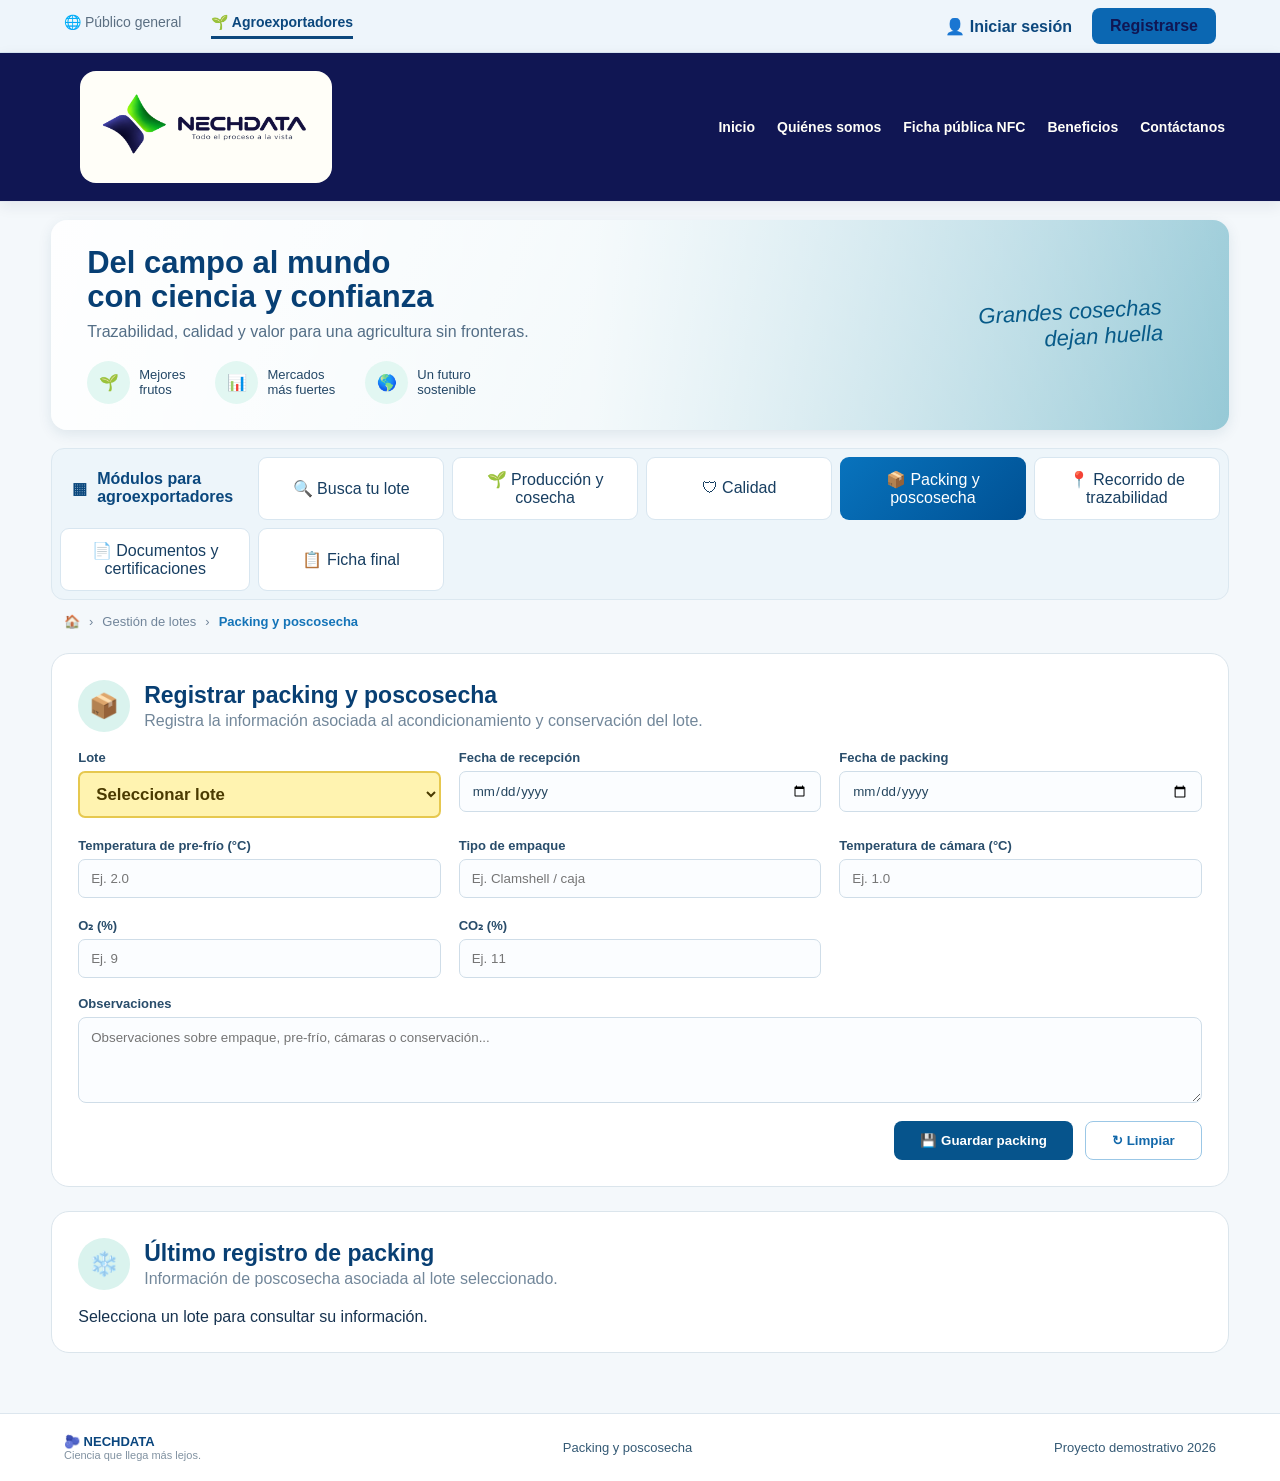
<file: AGROEXPORTADOR/packing.html>
<!DOCTYPE html>
<html lang="es">

<head>
  <meta charset="UTF-8">
  <meta name="viewport" content="width=device-width, initial-scale=1.0">

  <title>NECHDATA | Packing y poscosecha</title>

  <link rel="stylesheet" href="../CSS/estilos.css">
</head>

<body>

  <div class="barra-superior">

    <div class="selector-perfil">

      <a href="../index.html" class="perfil-link">
        🌐 Público general
      </a>

      <a href="buscar_lote.html" class="perfil-link activo">
        🌱 Agroexportadores
      </a>

    </div>


    <div class="usuario-opciones">

      <a href="#">
        👤 Iniciar sesión
      </a>

      <a href="#" class="boton-registro">
        Registrarse
      </a>

    </div>

  </div>


  <header class="encabezado-principal">

<div class="marca marca-nechdata">

  <img
    src="../IMAGENES/LOGO3.png"
    alt="Logo NECHDATA"
    class="logo-nechdata"
  >

</div>

    </div>


    <nav class="menu-principal">

      <a href="../index.html">
        Inicio
      </a>

      <a href="#">
        Quiénes somos
      </a>

      <a href="#">
        Ficha pública NFC
      </a>

      <a href="#">
        Beneficios
      </a>

      <a href="#">
        Contáctanos
      </a>

    </nav>

  </header>
<!-- BANNER -->
<section class="banner">

  <div class="banner-texto">

    <h2>
      Del campo al mundo<br>
      con ciencia y confianza
    </h2>

    <p>
      Trazabilidad, calidad y valor para una agricultura sin fronteras.
    </p>

    <div class="beneficios-banner">

      <div class="beneficio">
        <span>🌱</span>
        <p>Mejores<br>frutos</p>
      </div>

      <div class="beneficio">
        <span>📊</span>
        <p>Mercados<br>más fuertes</p>
      </div>

      <div class="beneficio">
        <span>🌎</span>
        <p>Un futuro<br>sostenible</p>
      </div>

    </div>

  </div>

  <div class="banner-frase">
    Grandes cosechas<br>
    dejan huella
  </div>

</section>

  <section class="modulos">

    <div class="titulo-modulos">

      ▦

      <span>
        Módulos para agroexportadores
      </span>

    </div>


    <a href="buscar_lote.html" class="modulo">
      🔍 Busca tu lote
    </a>


    <a href="produccion.html" class="modulo">
      🌱 Producción y cosecha
    </a>


    <a href="calidad.html" class="modulo">
      🛡 Calidad
    </a>


    <a href="packing.html" class="modulo activo-modulo">
      📦 Packing y poscosecha
    </a>


    <a href="recorrido.html" class="modulo">
      📍 Recorrido de trazabilidad
    </a>


    <a href="documentos.html" class="modulo">
      📄 Documentos y certificaciones
    </a>

    <a href="ficha_agroexportador.html" class="modulo">
  📋 Ficha final
</a>

  </section>


  <div class="breadcrumb">

    🏠

    <span>›</span>

    <span>
      Gestión de lotes
    </span>

    <span>›</span>

    <strong>
      Packing y poscosecha
    </strong>

  </div>


  <main class="contenido-principal">


    <!-- FORMULARIO -->

    <section class="tarjeta">

      <div class="titulo-seccion">

        <div class="icono-seccion">
          📦
        </div>

        <div>

          <h2>
            Registrar packing y poscosecha
          </h2>

          <p>
            Registra la información asociada al acondicionamiento y conservación del lote.
          </p>

        </div>

      </div>


      <form id="formPacking">

        <div class="grid-formulario">


          <div class="campo">

            <label for="lotePacking">
              Lote
            </label>

            <select id="lotePacking" required>

              <option value="">
                Seleccionar lote
              </option>

            </select>

          </div>


          <div class="campo">

            <label for="fechaRecepcion">
              Fecha de recepción
            </label>

            <input
              type="date"
              id="fechaRecepcion"
            >

          </div>


          <div class="campo">

            <label for="fechaPacking">
              Fecha de packing
            </label>

            <input
              type="date"
              id="fechaPacking"
            >

          </div>


          <div class="campo">

            <label for="prefrioTemp">
              Temperatura de pre-frío (°C)
            </label>

            <input
              type="number"
              step="0.01"
              id="prefrioTemp"
              placeholder="Ej. 2.0"
            >

          </div>


          <div class="campo">

            <label for="tipoEmpaque">
              Tipo de empaque
            </label>

            <input
              type="text"
              id="tipoEmpaque"
              placeholder="Ej. Clamshell / caja"
            >

          </div>


          <div class="campo">

            <label for="temperaturaCamara">
              Temperatura de cámara (°C)
            </label>

            <input
              type="number"
              step="0.01"
              id="temperaturaCamara"
              placeholder="Ej. 1.0"
            >

          </div>


          <div class="campo">

            <label for="o2">
              O₂ (%)
            </label>

            <input
              type="number"
              step="0.01"
              id="o2"
              placeholder="Ej. 9"
            >

          </div>


          <div class="campo">

            <label for="co2">
              CO₂ (%)
            </label>

            <input
              type="number"
              step="0.01"
              id="co2"
              placeholder="Ej. 11"
            >

          </div>

        </div>


        <div class="campo campo-observaciones">

          <label for="observacionesPacking">
            Observaciones
          </label>

          <textarea
            id="observacionesPacking"
            rows="4"
            placeholder="Observaciones sobre empaque, pre-frío, cámaras o conservación..."
          ></textarea>

        </div>


        <div class="botones-formulario">

          <button
            type="submit"
            class="btn btn-principal"
          >
            💾 Guardar packing
          </button>


          <button
            type="reset"
            class="btn btn-secundario"
          >
            ↻ Limpiar
          </button>

        </div>

      </form>

    </section>


    <!-- INFORMACIÓN REGISTRADA -->

    <section class="tarjeta">

      <div class="titulo-seccion">

        <div class="icono-seccion">
          ❄️
        </div>

        <div>

          <h2>
            Último registro de packing
          </h2>

          <p>
            Información de poscosecha asociada al lote seleccionado.
          </p>

        </div>

      </div>


      <div id="resultadoPacking">

        <p class="mensaje-proximamente">
          Selecciona un lote para consultar su información.
        </p>

      </div>

    </section>


  </main>


  <footer class="footer">

    <div class="footer-marca">

      <strong>
        🫐 NECHDATA
      </strong>

      <span>
        Ciencia que llega más lejos.
      </span>

    </div>


    <span>
      Packing y poscosecha
    </span>
    <span>
      Proyecto demostrativo 2026
    </span>

  </footer>

<script src="../JS/config.js"></script>
<script src="../JS/packing.js"></script>

</body>

</html>
</file>
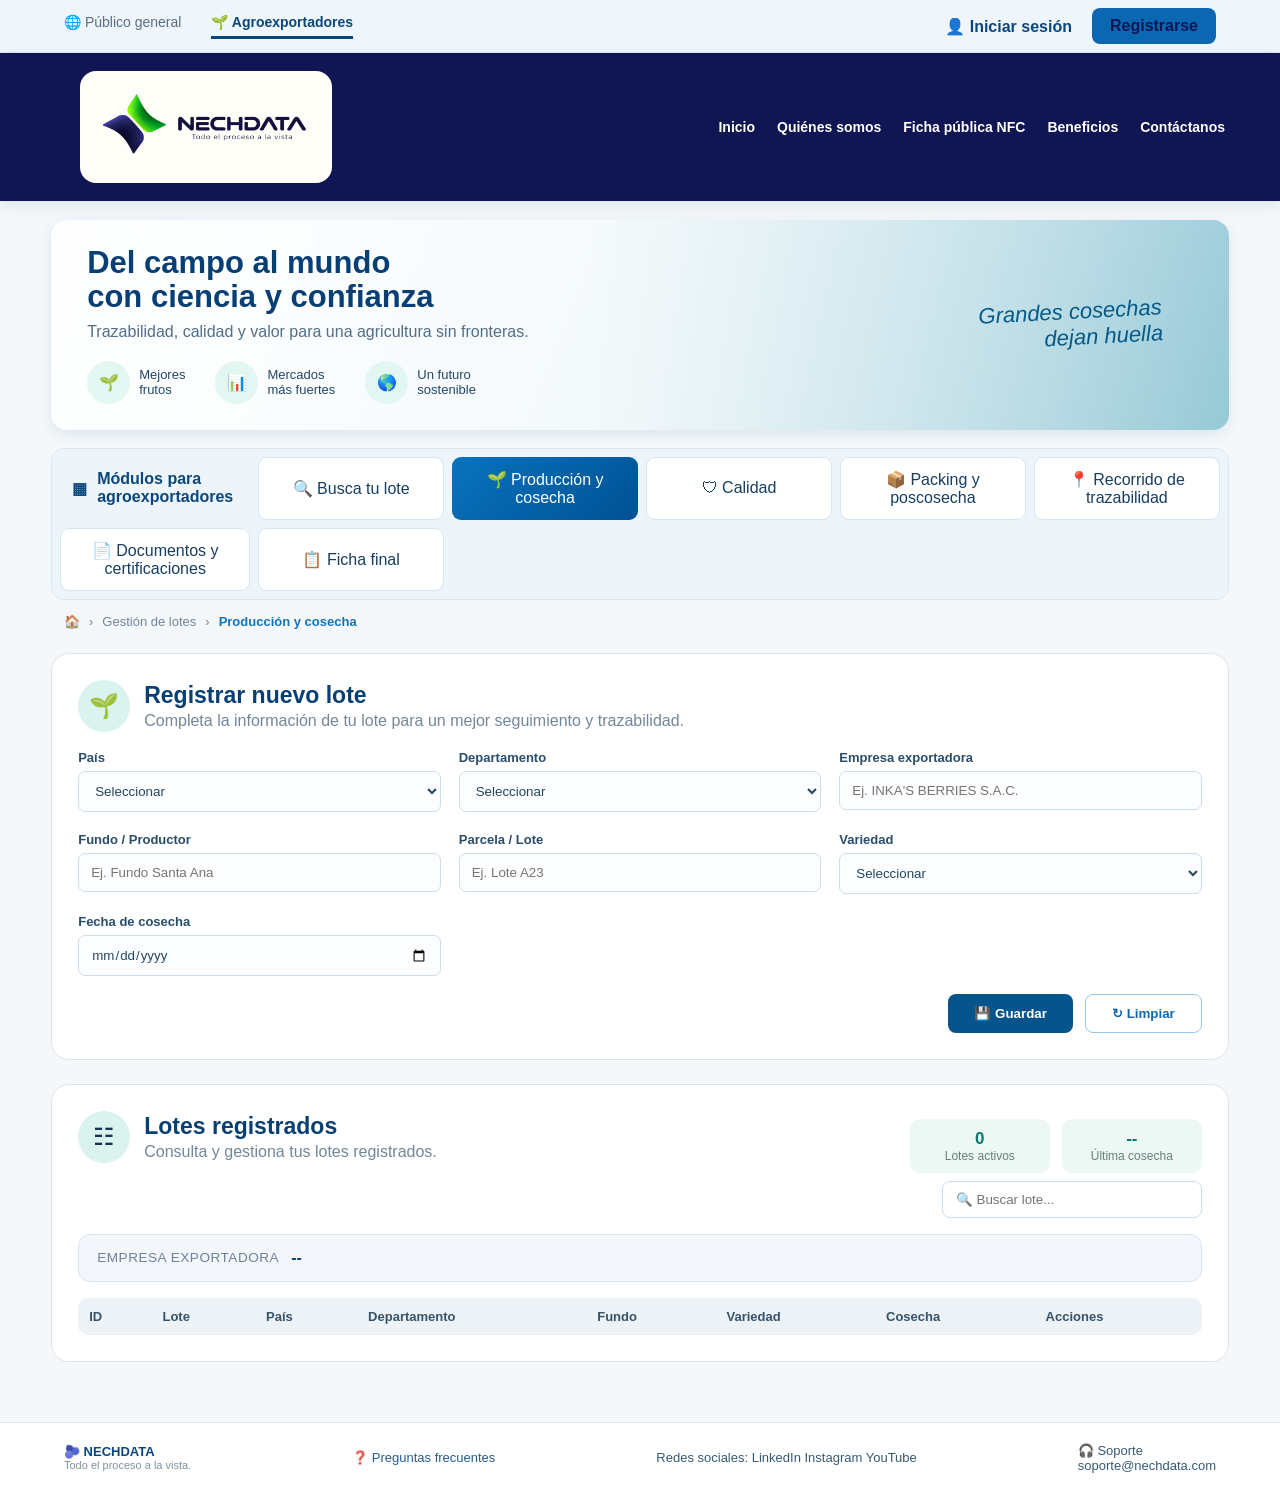
<file: AGROEXPORTADOR/produccion.html>
<!DOCTYPE html>
<html lang="es">

<head>
  <meta charset="UTF-8">
  <meta name="viewport" content="width=device-width, initial-scale=1.0">

  <title>NECHDATA | Producción y cosecha</title>

  <!-- CSS general -->
  <link rel="stylesheet" href="../CSS/estilos.css">
</head>

<body>

  <!-- =========================
       BARRA SUPERIOR
  ========================== -->
  <div class="barra-superior">

    <div class="selector-perfil">
      <a href="../index.html" class="perfil-link">🌐 Público general</a>
      <a href="buscar_lote.html" class="perfil-link activo">🌱 Agroexportadores</a>
    </div>

    <div class="usuario-opciones">
      <a href="#">👤 Iniciar sesión</a>
      <a href="#" class="boton-registro">Registrarse</a>
    </div>

  </div>


  <!-- =========================
       ENCABEZADO PRINCIPAL
  ========================== -->
  <header class="encabezado-principal">

<div class="marca marca-nechdata">

  <img
    src="../IMAGENES/LOGO3.png"
    alt="Logo NECHDATA"
    class="logo-nechdata"
  >

</div>

    <nav class="menu-principal">
      <a href="#">Inicio</a>
      <a href="#">Quiénes somos</a>
      <a href="#">Ficha pública NFC</a>
      <a href="#">Beneficios</a>
      <a href="#">Contáctanos</a>
    </nav>

  </header>


  <!-- =========================
       BANNER
  ========================== -->
  <section class="banner">

    <div class="banner-texto">
      <h2>Del campo al mundo<br>con ciencia y confianza</h2>

      <p>
        Trazabilidad, calidad y valor para una agricultura sin fronteras.
      </p>

      <div class="beneficios-banner">

        <div class="beneficio">
          <span>🌱</span>
          <p>Mejores<br>frutos</p>
        </div>

        <div class="beneficio">
          <span>📊</span>
          <p>Mercados<br>más fuertes</p>
        </div>

        <div class="beneficio">
          <span>🌎</span>
          <p>Un futuro<br>sostenible</p>
        </div>

      </div>
    </div>

    <div class="banner-frase">
      <p>
        Grandes cosechas<br>
        dejan huella
      </p>
    </div>

  </section>


  <!-- =========================
       MÓDULOS AGROEXPORTADOR
  ========================== -->
  <section class="modulos">

    <div class="titulo-modulos">
      ▦
      <span>Módulos para agroexportadores</span>
    </div>

    <a href="buscar_lote.html" class="modulo">
      🔍 Busca tu lote
    </a>

    <a href="produccion.html" class="modulo activo-modulo">
      🌱 Producción y cosecha
    </a>

    <a href="calidad.html" class="modulo">
      🛡 Calidad
    </a>

    <a href="packing.html" class="modulo">
      📦 Packing y poscosecha
    </a>

    <a href="recorrido.html" class="modulo">
      📍 Recorrido de trazabilidad
    </a>

    <a href="documentos.html" class="modulo">
      📄 Documentos y certificaciones
    </a>

    <a href="ficha_agroexportador.html" class="modulo">
  📋 Ficha final
</a>

  </section>


  <!-- =========================
       MIGAS DE PAN
  ========================== -->
  <div class="breadcrumb">
    🏠
    <span>›</span>
    <span>Gestión de lotes</span>
    <span>›</span>
    <strong>Producción y cosecha</strong>
  </div>


  <!-- =========================
       FORMULARIO DE REGISTRO
  ========================== -->
  <main class="contenido-principal">

    <section class="tarjeta formulario-lote">

      <div class="titulo-seccion">

        <div class="icono-seccion">
          🌱
        </div>

        <div>
          <h2>Registrar nuevo lote</h2>

          <p>
            Completa la información de tu lote para un mejor seguimiento y trazabilidad.
          </p>
        </div>

      </div>


      <form id="formLote">

        <div class="grid-formulario">

          <div class="campo">
            <label for="pais">País</label>

            <select id="pais" required>
              <option value="">Seleccionar</option>
              <option value="Perú">Perú</option>
              <option value="Chile">Chile</option>
              <option value="Colombia">Colombia</option>
              <option value="Ecuador">Ecuador</option>
            </select>
          </div>


          <div class="campo">
            <label for="region">Departamento</label>

            <select id="region" required>
              <option value="">Seleccionar</option>
              <option value="Ica">Ica</option>
              <option value="La Libertad">La Libertad</option>
              <option value="Lambayeque">Lambayeque</option>
              <option value="Lima">Lima</option>
              <option value="Piura">Piura</option>
            </select>
          </div>
<div class="campo">
    <label for="exportadora">Empresa exportadora</label>
    <input
        type="text"
        id="exportadora"
        name="exportadora"
        placeholder="Ej. INKA'S BERRIES S.A.C."
    >
</div>

          <div class="campo">
            <label for="fundo">Fundo / Productor</label>

            <input
              type="text"
              id="fundo"
              placeholder="Ej. Fundo Santa Ana"
              required
            >
          </div>


          <div class="campo">
            <label for="lote">Parcela / Lote</label>

            <input
              type="text"
              id="lote"
              placeholder="Ej. Lote A23"
              required
            >
          </div>


          <div class="campo">
            <label for="variedad">Variedad</label>

            <select id="variedad" required>
              <option value="">Seleccionar</option>
              <option value="Ventura">Ventura</option>
              <option value="Biloxi">Biloxi</option>
              <option value="Emerald">Emerald</option>
              <option value="Sekoya Pop">Sekoya Pop</option>
              <option value="Legacy">Legacy</option>
              <option value="Otra">Otra</option>
            </select>
          </div>


          <div class="campo">
            <label for="fechaCosecha">Fecha de cosecha</label>

            <input
              type="date"
              id="fechaCosecha"
              required
            >
          </div>

        </div>


        <div class="botones-formulario">

          <button type="submit" class="btn btn-principal">
            💾 Guardar
          </button>

          <button type="reset" class="btn btn-secundario">
            ↻ Limpiar
          </button>

        </div>

      </form>

    </section>


    <!-- =========================
         LOTES REGISTRADOS
    ========================== -->
    <section class="tarjeta seccion-tabla">

      <div class="cabecera-tabla">

        <div class="titulo-seccion">

          <div class="icono-seccion">
            ☷
          </div>

          <div>
            <h2>Lotes registrados</h2>

            <p>
              Consulta y gestiona tus lotes registrados.
            </p>
          </div>

        </div>


        <div class="resumen-lotes">

          <div class="tarjeta-resumen">
            <strong id="contadorLotes">0</strong>
            <span>Lotes activos</span>
          </div>

          <div class="tarjeta-resumen">
            <strong id="ultimaCosecha">--</strong>
            <span>Última cosecha</span>
          </div>

        </div>

      </div>


      <!-- Buscador -->
      <div class="zona-busqueda">

        <input
          type="text"
          id="buscarLote"
          placeholder="🔍 Buscar lote..."
        >

      </div>
<!-- Empresa exportadora destacada -->
<div class="exportadora-destacada">
  <span>Empresa exportadora</span>
  <strong id="exportadoraActual">--</strong>
</div>

      <!-- Tabla -->
      <div class="tabla-responsive">

        <table>

          <thead>

            <tr>
<th>ID</th>
<th>Lote</th>
<th>País</th>
<th>Departamento</th>
<th>Fundo</th>
<th>Variedad</th>
<th>Cosecha</th>
<th>Acciones</th>
            </tr>

          </thead>

          <tbody id="tablaLotesBody">

            <!-- JavaScript llenará esta parte -->

          </tbody>

        </table>

      </div>

    </section>

  </main>


  <!-- =========================
       PIE DE PÁGINA
  ========================== -->
  <footer class="footer">

    <div class="footer-marca">
      <strong>🫐 NECHDATA</strong>
      <span>Todo el proceso a la vista.</span>
    </div>

    <a href="#">❓ Preguntas frecuentes</a>

    <div>
      Redes sociales:
      <span>LinkedIn</span>
      <span>Instagram</span>
      <span>YouTube</span>
    </div>

    <div>
      🎧 Soporte<br>
      soporte@nechdata.com
    </div>

  </footer>

<script src="../JS/config.js"></script>
<script src="../JS/lotes.js"></script>

</body>
</html>
</file>
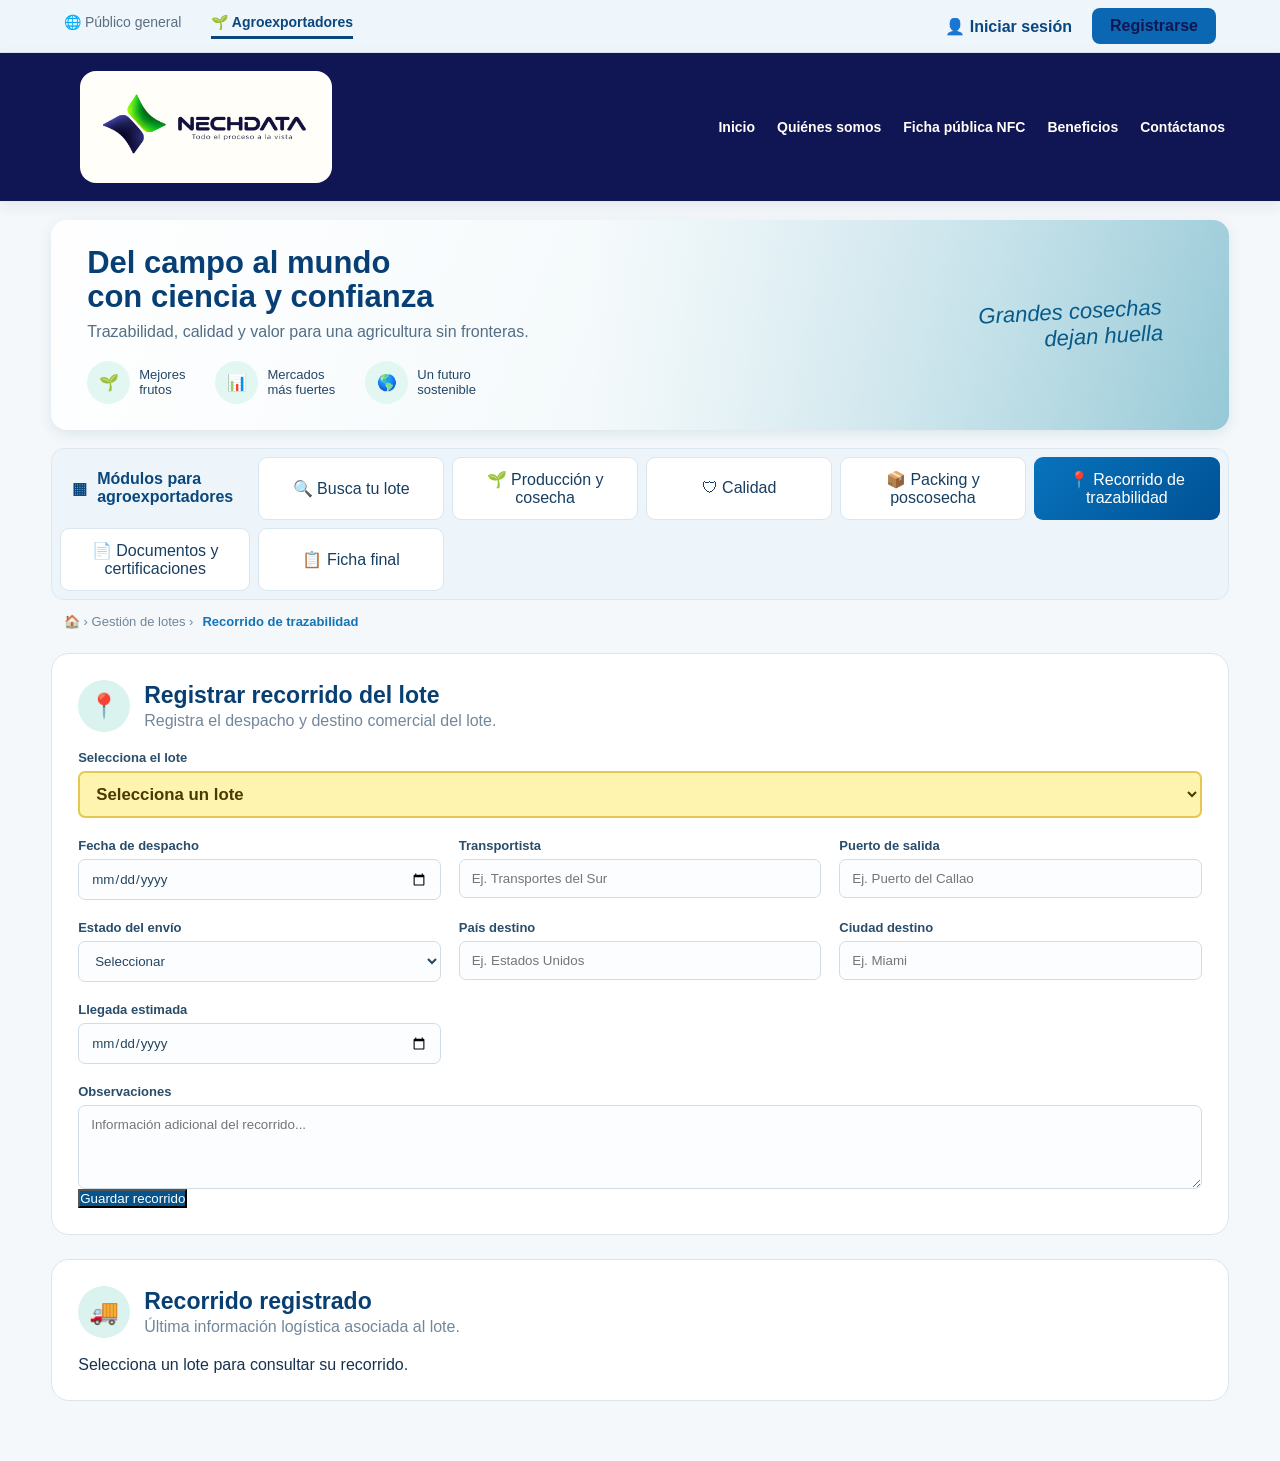
<file: AGROEXPORTADOR/recorrido.html>
<!DOCTYPE html>
<html lang="es">

<head>
  <meta charset="UTF-8">
  <meta name="viewport" content="width=device-width, initial-scale=1.0">

  <title>NECHDATA | Recorrido de trazabilidad</title>

  <link rel="stylesheet" href="../CSS/estilos.css">
</head>

<body>

  <!-- BARRA SUPERIOR -->

<div class="barra-superior">

    <div class="selector-perfil">
      <a href="../index.html" class="perfil-link">🌐 Público general</a>
      <a href="buscar_lote.html" class="perfil-link activo">🌱 Agroexportadores</a>
    </div>

    <div class="usuario-opciones">
      <a href="#">👤 Iniciar sesión</a>
      <a href="#" class="boton-registro">Registrarse</a>
    </div>

  </div>


  <!-- =========================
       ENCABEZADO PRINCIPAL
  ========================== -->
  <header class="encabezado-principal">

<div class="marca marca-nechdata">

  <img
    src="../IMAGENES/LOGO3.png"
    alt="Logo NECHDATA"
    class="logo-nechdata"
  >

</div>

    <nav class="menu-principal">
      <a href="#">Inicio</a>
      <a href="#">Quiénes somos</a>
      <a href="#">Ficha pública NFC</a>
      <a href="#">Beneficios</a>
      <a href="#">Contáctanos</a>
    </nav>

  </header>


  <!-- =========================
       BANNER
  ========================== -->
  <section class="banner">

    <div class="banner-texto">
      <h2>Del campo al mundo<br>con ciencia y confianza</h2>

      <p>
        Trazabilidad, calidad y valor para una agricultura sin fronteras.
      </p>

      <div class="beneficios-banner">

        <div class="beneficio">
          <span>🌱</span>
          <p>Mejores<br>frutos</p>
        </div>

        <div class="beneficio">
          <span>📊</span>
          <p>Mercados<br>más fuertes</p>
        </div>

        <div class="beneficio">
          <span>🌎</span>
          <p>Un futuro<br>sostenible</p>
        </div>

      </div>
    </div>

    <div class="banner-frase">
      <p>
        Grandes cosechas<br>
        dejan huella
      </p>
    </div>

  </section>


  <!-- =========================
       MÓDULOS AGROEXPORTADOR
  ========================== -->
  <section class="modulos">

    <div class="titulo-modulos">
      ▦
      <span>Módulos para agroexportadores</span>
    </div>

    <a href="buscar_lote.html" class="modulo">
      🔍 Busca tu lote
    </a>

    <a href="produccion.html" class="modulo">
  🌱 Producción y cosecha
</a>

    <a href="calidad.html" class="modulo">
      🛡 Calidad
    </a>

    <a href="packing.html" class="modulo">
      📦 Packing y poscosecha
    </a>

    <a href="recorrido.html" class="modulo activo-modulo">
  📍 Recorrido de trazabilidad
</a>

    <a href="documentos.html" class="modulo">
      📄 Documentos y certificaciones
    </a>

    <a href="ficha_agroexportador.html" class="modulo">
  📋 Ficha final
</a>

  </section>

  <!-- BREADCRUMB -->

  <div class="breadcrumb">
    🏠 › Gestión de lotes ›
    <strong>Recorrido de trazabilidad</strong>
  </div>


  <!-- CONTENIDO -->

  <main class="contenido-principal contenido-recorrido">

    <section class="tarjeta tarjeta-recorrido">

      <div class="titulo-seccion">

        <div class="icono-seccion">
          📍
        </div>

        <div>

          <h2>
            Registrar recorrido del lote
          </h2>

          <p>
            Registra el despacho y destino comercial del lote.
          </p>

        </div>

      </div>


      <form id="formRecorrido">

        <div class="grid-formulario">

          <div class="campo campo-completo">

            <label for="loteRecorrido">
              Selecciona el lote
            </label>

            <select id="loteRecorrido" required>

              <option value="">
                Selecciona un lote
              </option>

            </select>

          </div>


          <div class="campo">

            <label for="fechaDespacho">
              Fecha de despacho
            </label>

            <input
              type="date"
              id="fechaDespacho"
              required
            >

          </div>


          <div class="campo">

            <label for="transportista">
              Transportista
            </label>

            <input
              type="text"
              id="transportista"
              placeholder="Ej. Transportes del Sur"
            >

          </div>


          <div class="campo">

            <label for="puertoSalida">
              Puerto de salida
            </label>

            <input
              type="text"
              id="puertoSalida"
              placeholder="Ej. Puerto del Callao"
            >

          </div>


          <div class="campo">

            <label for="estadoEnvio">
              Estado del envío
            </label>

            <select id="estadoEnvio">

              <option value="">
                Seleccionar
              </option>

              <option value="En preparación">
                En preparación
              </option>

              <option value="Despachado">
                Despachado
              </option>

              <option value="En tránsito">
                En tránsito
              </option>

              <option value="En puerto">
                En puerto
              </option>

              <option value="Entregado">
                Entregado
              </option>

            </select>

          </div>


          <div class="campo">

            <label for="paisDestino">
              País destino
            </label>

            <input
              type="text"
              id="paisDestino"
              placeholder="Ej. Estados Unidos"
            >

          </div>


          <div class="campo">

            <label for="ciudadDestino">
              Ciudad destino
            </label>

            <input
              type="text"
              id="ciudadDestino"
              placeholder="Ej. Miami"
            >

          </div>


          <div class="campo">

            <label for="fechaLlegadaEstimada">
              Llegada estimada
            </label>

            <input
              type="date"
              id="fechaLlegadaEstimada"
            >

          </div>


          <div class="campo campo-completo">

            <label for="observacionesRecorrido">
              Observaciones
            </label>

            <textarea
              id="observacionesRecorrido"
              rows="4"
              placeholder="Información adicional del recorrido..."
            ></textarea>

          </div>

        </div>


        <div class="acciones-formulario">

          <button
            type="submit"
            class="btn-principal"
          >
            Guardar recorrido
          </button>

        </div>

      </form>

    </section>


    <!-- ÚLTIMO RECORRIDO -->

    <section class="tarjeta">

      <div class="titulo-seccion">

        <div class="icono-seccion">
          🚚
        </div>

        <div>

          <h2>
            Recorrido registrado
          </h2>

          <p>
            Última información logística asociada al lote.
          </p>

        </div>

      </div>


      <div id="resultadoRecorrido">

        <p class="mensaje-proximamente">
          Selecciona un lote para consultar su recorrido.
        </p>

      </div>

    </section>

  </main>

<script src="../JS/config.js"></script>
  <script src="../JS/recorrido.js"></script>

</body>

</html>
</file>
<file: CSS/estilos.css>
/* =========================
   CONFIGURACIÓN GENERAL
========================= */

* {
  margin: 0;
  padding: 0;
  box-sizing: border-box;
  font-family: "Segoe UI", Arial, sans-serif;
}

body {
  background-color: #f4f8fb;
  color: #16324f;
}


/* =========================
   BARRA SUPERIOR
========================= */

.barra-superior {
  display: flex;
  justify-content: space-between;
  align-items: center;
  padding: 8px 5%;
  background-color: #eef5fb;
  border-bottom: 1px solid #d9e7f2;
}

.selector-perfil {
  display: flex;
  gap: 30px;
}

.perfil-link {
  text-decoration: none;
  color: #5b6f82;
  font-size: 14px;
  padding-bottom: 6px;
}

.perfil-link.activo {
  color: #0b477d;
  font-weight: bold;
  border-bottom: 3px solid #0b477d;
}

.usuario-opciones {
  display: flex;
  align-items: center;
  gap: 20px;
}

.usuario-opciones a {
  text-decoration: none;
  color: #0b477d;
  font-weight: 600;
}

.boton-registro {
  background-color: #0b67b2;
  color: white !important;
  padding: 9px 18px;
  border-radius: 8px;
}


/* =========================
   ENCABEZADO
========================= */

.encabezado-principal {
  display: flex;
  align-items: center;
  justify-content: space-between;
  position: relative;
  z-index: 10;

  padding: 18px 55px;

  background: #101653;

  border-bottom: 1px solid #e3e7ef;

  box-shadow:
    0 4px 14px
    rgba(31, 42, 68, 0.08);
}

.marca-nechdata {
  display: flex;
  align-items: center;

  margin-left: 25px;
}

.logo-placeholder {
  font-size: 45px;
}

.marca-texto h1 {
  color: #0a3d73;
  font-size: 34px;
  letter-spacing: 1px;
}

.marca-texto p {
  color: #73889d;
  font-size: 12px;
  letter-spacing: 2px;
  text-transform: uppercase;
}

.menu-principal {
  display: flex;
  align-items: center;
  justify-content: flex-end;
  flex-wrap: wrap;
  gap: 12px 22px;

  margin-left: 30px;
}

.menu-principal a {
  padding: 8px 0;

  text-decoration: none;
  color: #fffef8;
  font-size: 14px;
  font-weight: 700;

  transition: color 0.2s ease;
}

.menu-principal a:hover,
.menu-principal a:focus-visible {
  color: #c4ff38;
}

.menu-principal a:focus-visible {
  outline: 2px solid #c4ff38;
  outline-offset: 5px;
  border-radius: 4px;
}


/* =========================
   BANNER
========================= */

.banner {
  margin: 18px 4%;
  min-height: 175px;
  border-radius: 16px;
  padding: 26px 36px;

  display: flex;
  justify-content: space-between;
  align-items: center;

  background:
    linear-gradient(
      90deg,
      rgba(255,255,255,0.97) 0%,
      rgba(255,255,255,0.88) 46%,
      rgba(255,255,255,0.28) 100%
    ),
    linear-gradient(135deg, #dceef9, #6db4c6);

  overflow: hidden;
  box-shadow: 0 4px 14px rgba(18, 66, 101, 0.10);
}

.banner-texto h2 {
  font-size: 31px;
  color: #073f74;
  line-height: 1.1;
  margin-bottom: 8px;
}

.banner-texto > p {
  color: #536e86;
  margin-bottom: 20px;
}

.beneficios-banner {
  display: flex;
  gap: 30px;
}

.beneficio {
  display: flex;
  align-items: center;
  gap: 9px;
}

.beneficio span {
  background-color: #e2f7f2;
  width: 43px;
  height: 43px;
  display: grid;
  place-items: center;
  border-radius: 50%;
}

.beneficio p {
  font-size: 13px;
  color: #234766;
}

.banner-frase {
  font-style: italic;
  color: #075a88;
  font-size: 22px;
  text-align: right;
  margin-right: 30px;
  transform: rotate(-3deg);
}


/* =========================
   MÓDULOS
========================= */

.modulos {
  margin: 0 4%;
  display: grid;
  grid-template-columns:
    190px
    repeat(5, minmax(150px, 1fr));

  gap: 8px;

  padding: 8px;
  background-color: #edf5fa;
  border: 1px solid #dce8f0;
  border-radius: 13px;
}

.titulo-modulos {
  display: flex;
  align-items: center;
  gap: 10px;
  padding: 12px;
  color: #0a477d;
  font-weight: bold;
}

.modulo {
  display: flex;
  justify-content: center;
  align-items: center;
  text-align: center;

  background-color: white;
  color: #173e61;
  text-decoration: none;

  padding: 12px 8px;
  border-radius: 9px;
  border: 1px solid #d8e6f0;

  transition: 0.25s;
}

.modulo:hover {
  background-color: #e5f3ff;
  transform: translateY(-2px);
}

.activo-modulo {
  background: linear-gradient(135deg, #0873bd, #005194);
  color: white;
  border: none;
}


/* =========================
   BREADCRUMB
========================= */

.breadcrumb {
  margin: 14px 5%;
  display: flex;
  gap: 9px;
  align-items: center;
  color: #71859a;
  font-size: 13px;
}

.breadcrumb strong {
  color: #1474b8;
}


/* =========================
   CONTENIDO PRINCIPAL
   MISMO ANCHO PARA TODOS LOS MÓDULOS
========================= */

.contenido-principal {
  width: 92%;
  max-width: none;
  margin: 24px auto 60px;
  padding: 0;
}

.tarjeta {
  width: 100%;
  max-width: none;
  margin: 0 0 24px;
  padding: 26px;

  background: #ffffff;
  border: 1px solid #dbe5ec;
  border-radius: 18px;

  box-sizing: border-box;
}

/* Respaldo para páginas antiguas donde .tarjeta
   quedó directamente dentro del body */
body > .tarjeta {
  width: 92%;
  margin: 24px auto;
}


/* =========================
   TÍTULOS
========================= */

.titulo-seccion {
  display: flex;
  align-items: center;
  gap: 14px;
  margin-bottom: 18px;
}

.icono-seccion {
  width: 52px;
  height: 52px;

  display: grid;
  place-items: center;

  background-color: #daf3ee;
  border-radius: 50%;

  font-size: 24px;
}

.titulo-seccion h2 {
  color: #083f73;
  font-size: 23px;
}

.titulo-seccion p {
  color: #72879a;
  margin-top: 3px;
}


/* =========================
   FORMULARIO
========================= */

.grid-formulario {
  display: grid;
  grid-template-columns: repeat(3, minmax(0, 1fr));
  gap: 20px 18px;
  width: 100%;
}

.campo {
  display: flex;
  flex-direction: column;
  min-width: 0;
}

.campo label {
  font-size: 13px;
  color: #294d6b;
  margin-bottom: 6px;
  font-weight: 600;
}

.campo input,
.campo select,
.campo textarea {
  width: 100%;
  padding: 11px 12px;

  border: 1px solid #cfdde8;
  border-radius: 7px;

  color: #25465f;
  background-color: #fbfdff;

  outline: none;
  box-sizing: border-box;
}

.campo input:focus,
.campo select:focus,
.campo textarea:focus {
  border-color: #1680ca;

  box-shadow: 0 0 0 3px rgba(22, 128, 202, 0.10);
}

.campo-completo {
  grid-column: 1 / -1;
}



/* =========================
   BOTONES FORMULARIO
========================= */

.botones-formulario {
  margin-top: 18px;
  display: flex;
  justify-content: flex-end;
  gap: 12px;
}

.btn {
  padding: 11px 26px;
  border-radius: 8px;
  border: none;
  cursor: pointer;
  font-weight: bold;
  transition: 0.25s;
}

.btn-principal {
  background-color: #06548c;
  color: white;
}

.btn-principal:hover {
  background-color: #043e68;
}

.btn-secundario {
  background-color: white;
  color: #1268aa;
  border: 1px solid #9bc7e6;
}

.btn-secundario:hover {
  background-color: #eef8ff;
}


/* =========================
   CABECERA TABLA
========================= */

.cabecera-tabla {
  display: flex;
  align-items: center;
  justify-content: space-between;
}

.resumen-lotes {
  display: flex;
  gap: 12px;
}

.tarjeta-resumen {
  min-width: 140px;
  padding: 10px 16px;
  border-radius: 10px;

  background-color: #edf8f5;

  display: flex;
  flex-direction: column;
  align-items: center;
}

.tarjeta-resumen strong {
  font-size: 17px;
  color: #057b71;
}

.tarjeta-resumen span {
  font-size: 12px;
  color: #658079;
}


/* =========================
   BUSCADOR
========================= */

.zona-busqueda {
  display: flex;
  justify-content: flex-end;
  margin-bottom: 12px;
}

.zona-busqueda input {
  width: 260px;
  padding: 10px 13px;

  border: 1px solid #ccdce8;
  border-radius: 8px;

  outline: none;
}


/* =========================
   TABLA
========================= */

.tabla-responsive {
  overflow-x: auto;
}

table {
  width: 100%;
  border-collapse: collapse;
  min-width: 950px;

  border-radius: 10px;
  overflow: hidden;
}

thead {
  background-color: #edf2f6;
}

th {
  padding: 11px;
  color: #35536c;
  text-align: left;
  font-size: 13px;
}

td {
  padding: 10px 11px;
  color: #314f68;
  border-bottom: 1px solid #e3ecf2;
  font-size: 13px;
}

tbody tr:hover {
  background-color: #f5faff;
}


/* =========================
   BOTONES DE TABLA
========================= */

.btn-tabla {
  border: none;
  padding: 6px 12px;

  border-radius: 15px;

  cursor: pointer;
  margin: 2px;

  font-size: 12px;
  transition: 0.2s;
}

.btn-ver {
  background-color: #e6f2ff;
  color: #0564a7;
}

.btn-editar {
  background-color: #e8f3ff;
  color: #035da2;
}

.btn-eliminar {
  background-color: #ffe6e6;
  color: #dc3545;
}

.btn-tabla:hover {
  transform: translateY(-1px);
  filter: brightness(0.97);
}


/* =========================
   FOOTER
========================= */

.footer {
  background-color: white;

  border-top: 1px solid #dce6ee;

  padding: 20px 5%;

  display: flex;
  justify-content: space-between;
  align-items: center;

  color: #355a75;

  font-size: 13px;
}

.footer a {
  color: #255d8e;
  text-decoration: none;
}

.footer-marca {
  display: flex;
  flex-direction: column;
}

.footer-marca strong {
  color: #0a467e;
}

.footer-marca span {
  color: #8192a1;
  font-size: 11px;
}


/* =========================
   RESPONSIVE
========================= */

@media (max-width: 1100px) {

  .encabezado-principal {
    flex-direction: column;
    gap: 18px;
  }

  .menu-principal {
    flex-wrap: wrap;
    justify-content: center;
  }

  .modulos {
    grid-template-columns: repeat(3, 1fr);
  }

  .titulo-modulos {
    grid-column: 1 / -1;
  }

  .grid-formulario {
    grid-template-columns: repeat(2, 1fr);
  }

}


@media (max-width: 700px) {

  .barra-superior {
    flex-direction: column;
    gap: 10px;
  }

  .selector-perfil {
    gap: 15px;
  }

  .banner {
    flex-direction: column;
    align-items: flex-start;
  }

  .banner-frase {
    margin-top: 18px;
  }

  .beneficios-banner {
    flex-direction: column;
    gap: 10px;
  }

  .modulos {
    grid-template-columns: 1fr;
  }

  .grid-formulario {
    grid-template-columns: 1fr;
  }

  .cabecera-tabla {
    flex-direction: column;
    align-items: flex-start;
  }

  .resumen-lotes {
    width: 100%;
    margin-bottom: 15px;
  }

  .tarjeta-resumen {
    flex: 1;
  }

  .zona-busqueda input {
    width: 100%;
  }

  .footer {
    flex-direction: column;
    gap: 15px;
    text-align: center;
  }

}
/* ==========================================
   PÁGINA PRINCIPAL NECHDATA
========================================== */
.imagen-hero-red {
  display: block;
  width: 100%;
  height: auto;
  object-fit: contain;
}
.hero-nechdata {
  margin: 30px 5%;
  min-height: 500px;

  display: grid;
  grid-template-columns: 1.4fr 0.8fr;
  align-items: center;
  gap: 50px;

  padding: 55px;

  border-radius: 25px;

  background:
    linear-gradient(
      135deg,
      #f8fcff,
      #e7f4fa,
      #eaf8f2
    );

  box-shadow:
    0 10px 30px rgba(20, 70, 110, 0.10);
}


.etiqueta-hero,
.etiqueta-home {

  color: #078373;
  font-size: 13px;
  font-weight: bold;

  letter-spacing: 1.5px;

  text-transform: uppercase;
}


.hero-contenido h2 {

  margin-top: 15px;

  font-size: 48px;
  line-height: 1.08;

  color: #073f73;
}


.hero-contenido > p {

  margin-top: 20px;

  max-width: 650px;

  color: #587187;

  font-size: 18px;
  line-height: 1.6;
}


.hero-botones {

  margin-top: 28px;

  display: flex;
  gap: 15px;

  flex-wrap: wrap;
}


.hero-botones a {
  text-decoration: none;
}


.hero-indicadores {

  display: flex;

  gap: 35px;

  margin-top: 45px;
}


.hero-indicadores div {

  display: flex;
  flex-direction: column;

  padding-right: 30px;

  border-right:
    1px solid #cadde8;
}


.hero-indicadores div:last-child {
  border-right: none;
}


.hero-indicadores strong {

  color: #078a7b;

  font-size: 22px;
}


.hero-indicadores span {

  margin-top: 4px;

  color: #536f84;

  font-size: 13px;
}


.hero-visual {

  text-align: center;

  padding: 45px 30px;

  border-radius: 25px;

background: #f1ffc7;

  color: white;

  box-shadow: 0 6px 0 #dceba9;
}


.fruta-visual {

  font-size: 115px;

  margin-bottom: 10px;
}


.hero-visual h3 {

  font-size: 28px;

  margin-bottom: 10px;
}


.hero-visual p {

  color: #dceff4;

  line-height: 1.6;
}


/* ==========================================
   SECCIONES HOME
========================================== */

.seccion-home {

  padding: 80px 6%;
}


.fondo-home {

  background-color: #edf6fa;
}


.encabezado-home {

  max-width: 720px;

  margin: auto;

  text-align: center;

  margin-bottom: 45px;
}


.encabezado-home span {

  color: #07897b;

  font-size: 13px;

  letter-spacing: 2px;

  font-weight: bold;
}


.encabezado-home h2 {

  margin-top: 10px;

  color: #073f73;

  font-size: 35px;
}


.encabezado-home p {

  margin-top: 12px;

  color: #688095;

  line-height: 1.6;
}


/* ==========================================
   TARJETAS
========================================== */

.tarjetas-home {

  display: grid;

  grid-template-columns:
    repeat(3, 1fr);

  gap: 22px;

  max-width: 1200px;

  margin: auto;
}


.tarjeta-home {

  background: white;

  padding: 35px;

  border-radius: 18px;

  border:
    1px solid #deebf1;

  box-shadow:
    0 6px 18px
    rgba(25, 67, 98, 0.07);

  transition: 0.25s;
}


.tarjeta-home:hover {

  transform:
    translateY(-5px);
}


.icono-home {

  width: 55px;
  height: 55px;

  display: grid;

  place-items: center;

  font-size: 26px;

  background:
    #e3f5f1;

  border-radius: 14px;

  margin-bottom: 20px;
}


.tarjeta-home h3 {

  color: #0a4b7b;

  margin-bottom: 10px;
}


.tarjeta-home p {

  color: #637c90;

  line-height: 1.6;
}


/* ==========================================
   BENEFICIOS
========================================== */

.beneficios-grid {

  display: grid;

  grid-template-columns:
    repeat(4, 1fr);

  gap: 18px;

  max-width: 1250px;

  margin: auto;
}


.beneficio-home {

  background: white;

  padding: 26px;

  border-radius: 15px;

  border:
    1px solid #dce9ef;
}


.beneficio-home strong {

  display: block;

  color: #07588d;

  margin-bottom: 10px;
}


.beneficio-home p {

  color: #687f90;

  line-height: 1.5;

  font-size: 14px;
}


/* ==========================================
   QUIÉNES SOMOS
========================================== */

.bloque-nosotros {

  max-width: 1150px;

  margin: auto;

  display: grid;

  grid-template-columns:
    1.2fr 0.8fr;

  gap: 60px;

  align-items: center;
}


.bloque-nosotros h2 {

  margin-top: 10px;

  color: #073f73;

  font-size: 35px;
}


.bloque-nosotros p {

  margin-top: 17px;

  color: #617a8e;

  line-height: 1.7;
}


.caja-frase {

  padding: 45px;

  border-radius: 22px;

  background:
    linear-gradient(
      145deg,
      #07578f,
      #078576
    );

  color: white;
}


.caja-frase span {

  font-size: 12px;

  letter-spacing: 2px;
}


.caja-frase blockquote {

  margin-top: 18px;

  font-size: 25px;

  line-height: 1.5;
}


/* ==========================================
   CTA FINAL
========================================== */

.cta-home {

  margin: 40px 6% 70px;

  padding: 45px 55px;

  border-radius: 22px;

  display: flex;

  align-items: center;

  justify-content: space-between;

  gap: 30px;

  background:
    linear-gradient(
      135deg,
      #e7f4fa,
      #e5f6ef
    );
}


.cta-home span {

  color: #078275;

  font-size: 12px;

  font-weight: bold;

  letter-spacing: 2px;
}


.cta-home h2 {

  color: #073f73;

  margin-top: 7px;

  font-size: 28px;
}


.cta-home a {

  text-decoration: none;

  white-space: nowrap;
}


/* ==========================================
   RESPONSIVE HOME
========================================== */

@media (max-width: 900px) {

  .hero-nechdata {

    grid-template-columns: 1fr;

    padding: 35px;
  }


  .hero-contenido h2 {

    font-size: 38px;
  }


  .tarjetas-home {

    grid-template-columns: 1fr;
  }


  .beneficios-grid {

    grid-template-columns:
      repeat(2, 1fr);
  }


  .bloque-nosotros {

    grid-template-columns: 1fr;
  }


  .cta-home {

    flex-direction: column;

    align-items: flex-start;
  }

}


@media (max-width: 600px) {

  .hero-contenido h2 {

    font-size: 32px;
  }


  .hero-indicadores {

    gap: 15px;
  }


  .beneficios-grid {

    grid-template-columns: 1fr;
  }

}
/* ==========================================
   BUSCADOR DE LOTES
========================================== */

.buscador-principal {
  padding: 30px;
}


.buscador-grande input {

  width: 100%;

  padding: 17px 20px;

  border-radius: 12px;

  border:
    1px solid #c9dce8;

  font-size: 16px;

  outline: none;

  background-color:
    #fbfdff;
}


.buscador-grande input:focus {

  border-color:
    #0b74b8;

  box-shadow:
    0 0 0 4px
    rgba(11, 116, 184, 0.10);
}


.filtros-busqueda {

  margin-top: 16px;

  display: flex;

  gap: 12px;

  flex-wrap: wrap;
}


.filtros-busqueda select {

  padding: 11px 15px;

  border-radius: 8px;

  border:
    1px solid #cbdce7;

  background-color: white;

  color: #34566e;
}


.cabecera-resultados {

  margin-bottom: 20px;
}


.cabecera-resultados h2 {

  color: #083f73;
}


.cabecera-resultados p {

  color: #73889a;

  margin-top: 4px;
}


/* RESULTADOS */

.resultados-lotes {

  display: flex;

  flex-direction: column;

  gap: 14px;
}


.resultado-lote {

  display: grid;

  grid-template-columns:
    180px 1fr auto;

  gap: 25px;

  align-items: center;

  padding: 20px;

  border-radius: 14px;

  border:
    1px solid #dce8ef;

  background:
    #fbfdff;

  transition: 0.2s;
}


.resultado-lote:hover {

  transform:
    translateY(-2px);

  box-shadow:
    0 5px 15px
    rgba(20, 60, 90, 0.08);
}


.resultado-codigo {

  display: flex;

  flex-direction: column;
}


.resultado-codigo span,
.resultado-info span {

  font-size: 11px;

  color: #8193a2;

  text-transform: uppercase;

  letter-spacing: 0.5px;
}


.resultado-codigo strong {

  margin-top: 4px;

  color: #07548a;

  font-size: 18px;
}


.resultado-info {

  display: grid;

  grid-template-columns:
    repeat(4, 1fr);

  gap: 20px;
}


.resultado-info div {

  display: flex;

  flex-direction: column;
}


.resultado-info strong {

  margin-top: 3px;

  color: #36566d;

  font-size: 13px;
}


.resultado-lote a {

  text-decoration: none;

  white-space: nowrap;
}


.sin-resultados {

  padding: 40px;

  text-align: center;

  color: #7a8f9f;

  background-color:
    #f7fafc;

  border-radius: 12px;
}


/* RESPONSIVE */

@media (max-width: 900px) {

  .resultado-lote {

    grid-template-columns: 1fr;
  }


  .resultado-info {

    grid-template-columns:
      repeat(2, 1fr);
  }

}


@media (max-width: 550px) {

  .resultado-info {

    grid-template-columns: 1fr;
  }

}
/* ==========================================
   MÓDULO CALIDAD
========================================== */

.campo-observaciones {
  margin-top: 18px;
}


.campo-observaciones textarea {

  width: 100%;

  padding: 12px;

  border-radius: 8px;

  border:
    1px solid #cfdde8;

  resize: vertical;

  outline: none;

  color: #294d6b;
}


.campo-observaciones textarea:focus {

  border-color: #1680ca;

  box-shadow:
    0 0 0 3px
    rgba(22, 128, 202, 0.10);
}


.grid-calidad {

  display: grid;

  grid-template-columns:
    repeat(5, 1fr);

  gap: 15px;
}


.dato-calidad {

  padding: 20px;

  border-radius: 12px;

  background:
    #f2f8fc;

  border:
    1px solid #dce8ef;

  display: flex;

  flex-direction: column;

  gap: 6px;
}


.dato-calidad span {

  color: #788d9e;

  font-size: 12px;
}


.dato-calidad strong {

  color: #075488;

  font-size: 19px;
}


.observacion-calidad {

  margin-top: 18px;

  padding: 18px;

  border-radius: 12px;

  background:
    #f6fafc;
}


.observacion-calidad span {

  color: #6f8496;

  font-size: 12px;

  text-transform: uppercase;
}


.observacion-calidad p {

  margin-top: 6px;

  color: #36566d;

  line-height: 1.6;
}


@media (max-width: 900px) {

  .grid-calidad {

    grid-template-columns:
      repeat(2, 1fr);
  }

}


@media (max-width: 550px) {

  .grid-calidad {

    grid-template-columns: 1fr;
  }

}
/* ==========================================
   PACKING Y POSCOSECHA
========================================== */

.grid-packing {

  display: grid;

  grid-template-columns:
    repeat(4, 1fr);

  gap: 15px;
}


.dato-packing {

  padding: 20px;

  border-radius: 12px;

  background:
    #f1f8fb;

  border:
    1px solid #d9e8ef;

  display: flex;

  flex-direction: column;

  gap: 6px;
}


.dato-packing span {

  font-size: 12px;

  color: #7a8e9d;

  text-transform: uppercase;
}


.dato-packing strong {

  color: #075489;

  font-size: 17px;
}


@media (max-width: 900px) {

  .grid-packing {

    grid-template-columns:
      repeat(2, 1fr);
  }

}


@media (max-width: 550px) {

  .grid-packing {

    grid-template-columns: 1fr;
  }

}
/* ==========================================
   05 · PACKING Y POSCOSECHA
========================================== */

.fp-slider .fp-slide .fp-packing-slide {
    width: calc(100% - 48px);
    max-width: 900px;

    margin: 0 auto;
    padding: 18px 22px;

    box-sizing: border-box;

    border: 1px solid #e0e7ed;
    border-radius: 30px;

    background: #f4f6f1;

    box-shadow:
        0 18px 48px rgba(16, 22, 83, 0.10);

    overflow: visible;
}

.fp-packing-slide > h2 {
    margin: 20px 0 16px;

    color: #101653;

    font-size: clamp(1.8rem, 4vw, 2.8rem);
    line-height: 1.1;
}

/* TARJETAS */

.fp-packing-slide .dato-publico,
.fp-packing-slide .dato-packing {
    position: relative;

    padding: 16px 18px;

    box-sizing: border-box;

    border: 1px solid #dce4df;
    border-radius: 22px;

    background: #ffffff;

    overflow: visible;
}

.fp-packing-slide .dato-publico > span,
.fp-packing-slide .dato-packing > span {
    display: block;

    margin-bottom: 8px;

    color: #68756e;

    font-size: 0.72rem;
    font-weight: 900;

    letter-spacing: 0.08em;
}

.fp-packing-slide .dato-publico > strong,
.fp-packing-slide .dato-packing > strong {
    display: block;

    color: #101653;

    font-size: 1.35rem;
    line-height: 1.2;
}

/* POPUP ABIERTO: OREJITA ROSADA */

.fp-packing-slide
:is(.dato-publico, .dato-packing)
:has(.fp-calidad-popup.activo) {
    z-index: 10;
}

.fp-packing-slide
:is(.dato-publico, .dato-packing):has(.fp-calidad-popup.activo)
.fp-info-oreja {
    background: #ff4e75;
    color: #ffffff;

    animation: none;
}

/* CELULAR */

@media (max-width: 700px) {
    .fp-slider .fp-slide .fp-packing-slide {
        width: 100%;
        max-width: none;

        margin: 0;
        padding: 18px;

        border: 0;
        border-radius: 0;

        box-shadow: none;
    }
}
/* ==========================================
   LOGO NECHDATA
========================================== */

.marca-nechdata {
  display: flex;
  align-items: center;
  justify-content: center;

  margin-left: 25px;
  padding: 10px 16px;

  background: #fffef8;
  border-radius: 16px;
}

.logo-nechdata {
  width: 220px;
  max-width: 100%;
  height: auto;
  display: block;
  object-fit: contain;
}
/* ==========================================
   FICHA PÚBLICA NFC
========================================== */

.oculto {
  display: none !important;
}


.pantalla-carga-nfc {
  min-height: 100vh;

  display: flex;
  align-items: center;
  justify-content: center;

  background:
    linear-gradient(
      145deg,
      #101540,
      #176f80
    );

  color: white;
}


.carga-contenido {
  text-align: center;
  padding: 35px;
}


.logo-carga-nfc {
  width: 230px;
  max-width: 80%;
  margin-bottom: 30px;
}


.carga-variedad span {
  display: block;

  font-size: 13px;

  letter-spacing: 3px;

  opacity: 0.75;
}


.carga-variedad strong {
  display: block;

  margin-top: 5px;

  font-size: 30px;
}


.spinner-nfc {
  width: 44px;
  height: 44px;

  margin:
    30px auto 15px;

  border:
    4px solid
    rgba(255,255,255,0.25);

  border-top-color:
    #7ee229;

  border-radius:
    50%;

  animation:
    girarNfc 1s linear infinite;
}


@keyframes girarNfc {

  to {
    transform:
      rotate(360deg);
  }

}


.ficha-publica-contenedor {
  width: 100%;
  max-width: 1180px;

  margin: 0 auto;

  padding: 35px 20px 60px;
}


.ficha-header {
  background:
    #f8f9fc;

  padding:
    18px 6%;

  display: flex;

  justify-content:
    space-between;

  align-items:
    center;

  border-bottom:
    1px solid #e0e5ee;

  box-shadow:
    0 4px 14px
    rgba(31,42,68,0.07);
}


.logo-ficha-publica {
  width: 250px;
  height: auto;
}


.ficha-estado {
  display: flex;

  align-items:
    center;

  gap: 8px;

  font-size:
    13px;

  color:
    #40536a;
}


.punto-estado {
  width: 9px;
  height: 9px;

  border-radius:
    50%;

  background:
    #56c82d;
}


.ficha-publica-main {
  width:
    min(1100px, 92%);

  margin:
    35px auto;
}


.ficha-portada {
  width: 100%;
  border-radius: 28px;
  overflow: hidden;

  min-height: 380px;
}


.ficha-portada::before {
  content: "";

  position: absolute;
  inset: 0;

  background:
    linear-gradient(
      to top,
      rgba(17, 25, 59, 0.78),
      rgba(17, 25, 59, 0.18) 55%,
      rgba(17, 25, 59, 0.05)
    );
}


.ficha-portada-overlay {
  width: 100%;

  padding: 40px;

  color: white;

  position: relative;
  z-index: 2;
}


.ficha-fundo-demo {
  display: inline-block;

  margin: 8px 0 10px;

  padding: 6px 12px;

  border-radius: 999px;

  background:
    rgba(255,255,255,0.18);

  backdrop-filter: blur(5px);

  font-size: 13px;

  font-weight: 600;
}

.ficha-portada-overlay {
  width:
    100%;

  padding:
    40px;

  color:
    white;
}


.etiqueta-ficha {
  font-size:
    12px;

  letter-spacing:
    2px;

  opacity:
    0.75;
}


.ficha-portada h1 {
  font-size:
    38px;

  margin:
    8px 0 0;
}


.ficha-portada h2 {
  margin:
    5px 0;

  font-size:
    23px;
}


.ficha-bloque {
  background:
    white;

  margin-top:
    22px;

  padding:
    28px;

  border-radius:
    18px;

  border:
    1px solid #e2e9ef;

  box-shadow:
    0 6px 20px
    rgba(40,63,87,0.05);
}


.ficha-bloque h2 {
  color:
    #17265f;

  margin-top:
    0;

  margin-bottom:
    20px;
}


.grid-ficha-publica {
  display:
    grid;

  grid-template-columns:
    repeat(4, 1fr);

  gap:
    14px;
}


.dato-publico {
  background:
    #f4f8fb;

  border:
    1px solid #dde8ed;

  border-radius:
    12px;

  padding:
    17px;
}


.dato-publico span {
  display:
    block;

  font-size:
    11px;

  text-transform:
    uppercase;

  color:
    #7a8a99;

  margin-bottom:
    6px;
}


.dato-publico strong {
  color:
    #17265f;
}


.timeline-publica {
  display:
    flex;

  align-items:
    center;

  justify-content:
    space-between;
}


.paso-traza {
  flex:
    1;

  text-align:
    center;
}


.icono-traza {
  font-size:
    28px;

  margin-bottom:
    7px;
}


.paso-traza p {
  color:
    #718191;

  font-size:
    12px;
}


.linea-traza {
  height:
    2px;

  flex:
    0.6;

  background:
    #c9d9df;
}


.ficha-footer {
  margin-top:
    35px;

  justify-content:
    center;

  gap:
    20px;
}


.logo-footer-nechdata {
  width:
    180px;

  height:
    auto;
}


@media (max-width: 750px) {

  .ficha-header {
    padding:
      14px 20px;
  }


  .logo-ficha-publica {
    width:
      185px;
  }


  .ficha-portada {
    min-height:
      280px;
  }


  .ficha-portada-overlay {
    padding:
      27px;
  }


  .ficha-portada h1 {
    font-size:
      28px;
  }


  .grid-ficha-publica {
    grid-template-columns:
      repeat(2, 1fr);
  }


  .timeline-publica {
    flex-direction:
      column;

    align-items:
      flex-start;

    gap:
      8px;
  }


  .paso-traza {
    text-align:
      left;

    display:
      flex;

    align-items:
      center;

    gap:
      14px;
  }


  .linea-traza {
    width:
      2px;

    height:
      28px;

    flex:
      none;

    margin-left:
      13px;
  }

}


@media (max-width: 480px) {

  .grid-ficha-publica {
    grid-template-columns:
      1fr;
  }


  .ficha-estado {
    display:
      none;
  }


  .logo-carga-nfc {
    width:
      190px;
  }

}
/* ==========================================
   FOTO HERO DEL INDEX
========================================== */

/* ==========================================
   HERO VISUAL CON FOTO + TARJETA DESPLEGABLE
========================================== */

.hero-visual {
  position: relative;
  overflow: hidden;

  width: 100%;
  min-height: 320px;

  border-radius: 28px;

  background: linear-gradient(135deg, #0f6f86, #0c8b8f);

  box-shadow: 0 18px 35px rgba(24, 54, 84, 0.14);
}


.imagen-hero-arandanos {
  width: 100%;
  height: 100%;
  min-height: 320px;

  display: block;
  object-fit: cover;

  border-radius: 28px;
}


.hero-overlay-card {
  position: absolute;
  left: 50%;
  bottom: 18px;

  transform: translateX(-50%) translateY(18px);

  width: 78%;
  max-width: 430px;

  background: #f2eee8;
  color: #153b67;

  border-radius: 18px;
  padding: 18px 22px;

  text-align: center;

  box-shadow: 0 12px 24px rgba(18, 43, 72, 0.16);

  z-index: 2;

  animation: subirTarjeta 0.9s ease forwards;
}


.hero-overlay-card h3 {
  margin: 0 0 6px;
  font-size: 20px;
  font-weight: 700;
}


.hero-overlay-card p {
  margin: 0;
  font-size: 14px;
  line-height: 1.45;
  color: #4f6581;
}


@keyframes subirTarjeta {
  from {
    opacity: 0;
    transform: translateX(-50%) translateY(35px);
  }

  to {
    opacity: 1;
    transform: translateX(-50%) translateY(0);
  }
}


/* efectito */
.hero-overlay-card:hover {
  transform: translateX(-50%) translateY(-4px);
  transition: 0.25s ease;
}
/* ==========================================
   FUNDO DEMO - FICHA NFC
========================================== */

.ficha-portada {
  min-height: 380px;

  background-size: cover;
  background-position: center 55%;

  position: relative;
  overflow: hidden;

  border-radius: 24px;
}


.ficha-portada::before {
  content: "";

  position: absolute;
  inset: 0;

  background:
    linear-gradient(
      to top,
      rgba(18, 24, 55, 0.82),
      rgba(18, 24, 55, 0.18) 55%,
      rgba(18, 24, 55, 0.02)
    );
}


.ficha-portada-overlay {
  position: relative;
  z-index: 2;

  width: 100%;

  padding: 38px;

  color: white;
}


.ficha-fundo-demo {
  display: inline-block;

  margin: 8px 0 12px;

  padding: 7px 14px;

  border-radius: 999px;

  background:
    rgba(255, 255, 255, 0.18);

  backdrop-filter: blur(6px);

  font-size: 13px;
  font-weight: 600;
}
/* ==========================================
   MAPA - FICHA PÚBLICA
========================================== */

.ubicacion-fundo {
  display: grid;

  grid-template-columns:
    1.5fr 1fr;

  gap: 24px;

  align-items: stretch;
}


.mapa-fundo {
  overflow: hidden;

  border-radius: 16px;

  border:
    1px solid #dce5eb;

  min-height: 350px;
}


.mapa-fundo iframe {
  display: block;

  width: 100%;
  height: 100%;

  min-height: 350px;
}


.etiqueta-ubicacion {
  font-size: 11px;

  letter-spacing: 1.5px;

  font-weight: 700;

  color: #098b72;

  margin-bottom: 8px;
}


.info-ubicacion h3 {
  margin:
    0 0 8px;

  color: #17265f;

  font-size: 21px;
}


.info-ubicacion p {
  margin:
    0 0 22px;

  color: #66788a;
}


.btn-mapa {
  display: inline-block;

  width: fit-content;

  padding:
    11px 17px;

  border-radius: 9px;

  background:
    #17265f;

  color: white;

  text-decoration: none;

  font-size: 13px;

  font-weight: 600;

  transition:
    0.25s ease;
}


.btn-mapa:hover {
  transform:
    translateY(-2px);

  box-shadow:
    0 6px 14px
    rgba(23, 38, 95, 0.18);
}


/* CELULAR */

@media (max-width: 750px) {

  .ubicacion-fundo {
    grid-template-columns:
      1fr;
  }


  .mapa-fundo,
  .mapa-fundo iframe {
    min-height:
      280px;
  }

}

/* TARJETA PRODUCTOR + LOGO */

.fp-origen-mapa .info-ubicacion {
    width: 100%;

    display: grid;
    grid-template-columns: 1fr 150px;
    align-items: center;

    gap: 28px;

    margin-top: 12px;
    padding: 22px 26px;

    border: 1px solid #e2e8ed;
    border-radius: 18px;

    background: #f4f7fa;

    box-sizing: border-box;
}


/* TEXTO DEL PRODUCTOR */

.fp-origen-mapa .info-productor-texto {
    min-width: 0;
}

.fp-origen-mapa .info-productor-texto h3 {
    margin: 4px 0 6px;

    color: #101653;

    font-size: 1.15rem;
}

.fp-origen-mapa .info-productor-texto p {
    margin: 0;

    color: #708198;
}


/* LOGO DEL PRODUCTOR */

.fp-origen-mapa .logo-productor-publico {
    width: 135px;
    height: 135px;

    justify-self: end;

    object-fit: contain;

    padding: 8px;

    border: 1px solid #dde5eb;
    border-radius: 18px;

    background: #ffffff;

    box-sizing: border-box;
}
/* ==========================================
   BOTÓN PRINCIPAL NFC
========================================== */

.btn-nfc-principal {
  display: inline-flex;
  align-items: center;
  justify-content: center;

  gap: 10px;

  padding: 14px 22px;

  font-size: 14px;
  font-weight: 700;

  letter-spacing: 0.2px;

  border-radius: 10px;

  box-shadow:
    0 7px 16px
    rgba(12, 91, 145, 0.18);

  transition:
    transform 0.25s ease,
    box-shadow 0.25s ease;
}


.btn-nfc-principal:hover {
  transform: translateY(-3px);

  box-shadow:
    0 11px 22px
    rgba(12, 91, 145, 0.24);
}


.icono-nfc-demo {
  font-size: 20px;
}


.arandano-nfc {
  font-size: 18px;
}

/* ==========================================
   RECORRIDO DE TRAZABILIDAD
========================================== */

.timeline-recorrido {
  display: flex;
  align-items: flex-start;
  justify-content: space-between;

  margin-top: 25px;
  margin-bottom: 30px;
}


.etapa-recorrido {
  flex: 1;

  text-align: center;
}


.circulo-recorrido {
  width: 58px;
  height: 58px;

  margin: 0 auto 10px;

  display: flex;
  align-items: center;
  justify-content: center;

  border-radius: 50%;

  background: #eef8f5;

  border: 2px solid #cce7df;

  font-size: 25px;
}


.etapa-recorrido span {
  display: block;

  font-size: 11px;
  text-transform: uppercase;

  color: #7a8a99;

  margin-bottom: 5px;
}


.etapa-recorrido strong {
  color: #17265f;

  font-size: 13px;
}


.linea-recorrido {
  height: 2px;

  flex: 0.45;

  background: #cadde0;

  margin-top: 29px;
}


.detalle-recorrido {
  display: grid;

  grid-template-columns:
    repeat(3, 1fr);

  gap: 14px;

  margin-bottom: 18px;
}


.detalle-recorrido div {
  padding: 17px;

  border-radius: 12px;

  background: #f4f8fb;

  border: 1px solid #dde8ed;
}


.detalle-recorrido span {
  display: block;

  color: #7a8a99;

  font-size: 11px;

  text-transform: uppercase;

  margin-bottom: 6px;
}


.detalle-recorrido strong {
  color: #17265f;
}


@media (max-width: 750px) {

  .timeline-recorrido {
    flex-direction: column;

    align-items: flex-start;
  }


  .etapa-recorrido {
    display: flex;

    align-items: center;

    gap: 14px;

    text-align: left;
  }


  .circulo-recorrido {
    margin: 0;

    flex-shrink: 0;
  }


  .linea-recorrido {
    width: 2px;
    height: 28px;

    flex: none;

    margin:
      5px 0 5px 28px;
  }


  .detalle-recorrido {
    grid-template-columns: 1fr;
  }

}

.header-ficha-publica {
  width: 100%;

  display: flex;
  align-items: center;
  justify-content: space-between;

  padding: 22px 7%;

  background: #f7f8fc;

  border-bottom: 1px solid #e4e7ef;

  box-shadow: 0 3px 12px rgba(31, 42, 68, 0.06);
}


.marca-ficha {
  display: flex;
  align-items: center;
}


.logo-ficha-publica {
  width: 250px;
  height: auto;
}


.acciones-ficha {
  display: flex;
  align-items: center;

  gap: 22px;
}


.estado-verificado {
  color: #536477;
  font-size: 14px;
}


.estado-verificado::first-letter {
  color: #5ac447;
}


.btn-volver-inicio {
  text-decoration: none;

  color: #49386f;

  background: #fbf9ff;

  border: 1.5px solid #cbb9ec;

  border-radius: 9px;

  padding: 9px 15px;

  font-size: 14px;

  font-weight: 600;

  transition: 0.25s;
}


.btn-volver-inicio:hover {
  background: #eee6ff;

  border-color: #9f82d4;
}

@media (max-width: 700px) {

  .header-ficha-publica {
    flex-direction: column;

    gap: 15px;
  }


  .acciones-ficha {
    flex-direction: column;

    gap: 10px;
  }


  .logo-ficha-publica {
    width: 210px;
  }

}



/* ==========================================
   AJUSTE RESPONSIVE GLOBAL DE MÓDULOS
========================================== */

@media (max-width: 900px) {
  .contenido-principal,
  body > .tarjeta {
    width: calc(100% - 30px);
  }
}

@media (max-width: 700px) {
  .tarjeta {
    padding: 20px;
  }
}
/* ==========================================
   DOCUMENTOS Y CERTIFICACIONES
========================================== */

.documento-item {
  display: grid;

  grid-template-columns:
    60px 1fr auto;

  gap: 18px;

  align-items: center;

  padding: 20px;

  margin-bottom: 14px;

  background: #f8fbfd;

  border: 1px solid #dce8ef;

  border-radius: 14px;
}


.documento-icono {
  width: 50px;
  height: 50px;

  display: grid;
  place-items: center;

  border-radius: 12px;

  background: #e8f3ef;

  font-size: 24px;
}


.documento-tipo {
  display: block;

  margin-bottom: 4px;

  color: #078373;

  font-size: 11px;

  font-weight: 700;

  letter-spacing: 0.6px;

  text-transform: uppercase;
}


.documento-info h3 {
  margin-bottom: 8px;

  color: #073f73;
}


.documento-info p {
  display: inline-block;

  margin-right: 18px;
  margin-top: 4px;

  color: #687f91;

  font-size: 13px;
}


.documento-info p strong {
  color: #35556e;
}


.documento-acciones {
  display: flex;

  align-items: center;
}


@media (max-width: 750px) {

  .documento-item {
    grid-template-columns:
      50px 1fr;
  }


  .documento-acciones {
    grid-column:
      1 / -1;

    justify-content:
      flex-end;
  }

}

.exportadora-destacada {
    margin: 16px 0;
    padding: 14px 18px;
    border-radius: 12px;
    background: #f3f7fb;
    border: 1px solid #d9e4ef;

    display: flex;
    align-items: center;
    gap: 12px;
}

.exportadora-destacada span {
    font-size: 0.85rem;
    color: #6f8297;
    text-transform: uppercase;
    letter-spacing: 0.5px;
}

.exportadora-destacada strong {
    font-size: 1rem;
    color: #0b477f;
}
select#lotePacking {
    background: #fff3b0;
    font-weight: 700;
    font-size: 1.05rem;
    color: #4a3a00;
    border: 2px solid #e6c84f;
}
select#lotePacking option {
    font-weight: 700;
    background: #fff8cf;
    color: #3d3300;
}

/* ==========================================
   SELECTORES DE LOTE DESTACADOS
========================================== */

select#lotePacking,
select#loteCalidad,
select#loteRecorrido,
select#loteDocumento {
    background: #fff3b0;
    font-weight: 700;
    font-size: 1.05rem;
    color: #4a3a00;
    border: 2px solid #e6c84f;
}

select#lotePacking option,
select#loteCalidad option,
select#loteRecorrido option,
select#loteDocumento option {
    font-weight: 700;
    background: #fff8cf;
    color: #3d3300;
}

.btn-ficha-final {
    background: #6d5dfc;
    color: white;
    border: none;
}

.btn-ficha-final:hover {
    background: #5748db;
    transform: translateY(-1px);
}

/* ==========================================
   ESPACIADO FICHA FINAL AGROEXPORTADOR
========================================== */

#fichaAgroContenido h3 {
    margin-top: 32px;
    margin-bottom: 14px;
}

#fichaAgroContenido .grid-ficha-publica {
    margin-bottom: 18px;
}

#fichaAgroContenido > p {
    margin-bottom: 18px;
}
/* ==========================================
   PORTADA FICHA PUBLICA
========================================== */
/* =========================================================
   00 · BASE / SLIDER
========================================================= */

.fp-slider {
    display: flex;

    width: 100%;
    min-height: 100vh;

    overflow-x: auto;
    overflow-y: visible;

    scroll-snap-type: x mandatory;
    scroll-behavior: smooth;

    -webkit-overflow-scrolling: touch;
    overscroll-behavior-x: contain;

    scrollbar-width: none;
}

.fp-slider::-webkit-scrollbar {
    display: none;
}

.fp-slide {
    flex: 0 0 100%;
    min-width: 100%;

    scroll-snap-align: start;
    scroll-snap-stop: always;

    box-sizing: border-box;

    padding: 28px 0 45px;
}


/* CABECERA COMÚN DE LOS SLIDES */

.fp-slide-top {
    display: grid;
    grid-template-columns: 42px 1fr 42px;
    align-items: center;

    gap: 12px;

    margin-bottom: 24px;
    padding-bottom: 15px;

    border-bottom: 1px solid #e2e8ef;
}

.fp-contador {
    text-align: center;

    color: #68788d;

    font-size: 0.76rem;
    font-weight: 800;

    letter-spacing: 0.11em;
}

.fp-nav-btn {
    width: 40px;
    height: 40px;

    display: grid;
    place-items: center;

    border: 1px solid #d9e2ea;
    border-radius: 12px;

    background: #ffffff;
    color: #101653;

    font-size: 1rem;
    font-weight: 900;

    cursor: pointer;

    transition: 0.2s ease;
}

.fp-nav-btn:hover {
    transform: translateY(-2px);

    background: #101653;
    color: #ffffff;
}


/* =========================================================
   01 · PORTADA
========================================================= */

.fp-portada {
    position: relative;
    overflow: hidden;

    width: min(1100px, 92%);
    min-height: 620px;

    margin: 0 auto;

    border-radius: 32px;

    background-image:
        linear-gradient(
            180deg,
            rgba(7, 22, 58, 0.15) 0%,
            rgba(7, 22, 58, 0.25) 40%,
            rgba(7, 22, 58, 0.62) 100%
        ),
        url("../IMAGENES/Llaqta_agricola1.jpg");

    background-size: cover;
    background-position: center;
    background-repeat: no-repeat;

    box-shadow:
        0 18px 45px rgba(9, 25, 62, 0.16);
}

.fp-portada-contenido {
    position: relative;
    z-index: 2;

    min-height: 620px;

    padding: 28px 32px 25px;

    display: grid;
    grid-template-rows: auto 1fr auto;

    gap: 18px;

    color: #ffffff;
}


/* CABECERA PORTADA */

.fp-portada-superior {
    display: flex;
    justify-content: space-between;
    align-items: center;

    gap: 20px;
}

.fp-marca {
    display: inline-flex;
    align-items: center;

    padding: 10px 16px;

    border-radius: 18px;

    background: rgba(255, 255, 255, 0.95);

    backdrop-filter: blur(12px);
}

.fp-logo-nechdata {
    display: block;

    width: 180px;
    height: auto;
}

.fp-acciones-superiores {
    display: flex;
    align-items: center;

    gap: 10px;
}

.fp-estado {
    display: inline-flex;
    align-items: center;

    gap: 8px;

    padding: 10px 14px;

    border: 1px solid rgba(255,255,255,0.28);
    border-radius: 999px;

    background: rgba(20, 32, 65, 0.42);

    backdrop-filter: blur(10px);

    color: #ffffff;

    font-size: 0.82rem;
    font-weight: 800;
}

.fp-punto {
    width: 8px;
    height: 8px;

    border-radius: 50%;

    background: #62df21;

    box-shadow:
        0 0 0 5px rgba(98, 223, 33, 0.18);
}

.fp-volver-inicio {
    display: inline-flex;
    align-items: center;
    justify-content: center;

    padding: 10px 14px;

    border-radius: 999px;

    background: rgba(255,255,255,0.96);
    color: #101653;

    text-decoration: none;

    font-size: 0.82rem;
    font-weight: 800;

    white-space: nowrap;
}


/* CENTRO PORTADA */

.fp-portada-centro {
    align-self: center;
    justify-self: center;

    width: min(760px, 100%);

    text-align: center;
}

.fp-cultivo {
    display: inline-flex;
    align-items: center;

    margin-bottom: 14px;
    padding: 9px 14px;

    border: 1px solid rgba(255,255,255,0.25);
    border-radius: 999px;

    background: rgba(255,255,255,0.15);

    backdrop-filter: blur(10px);

    font-size: 0.82rem;
    font-weight: 800;
}

.fp-etiqueta {
    display: table;

    margin: 0 auto 24px;
    padding: 8px 12px;

    border: 1px solid rgba(255,255,255,0.24);
    border-radius: 999px;

    background: rgba(255,255,255,0.14);

    backdrop-filter: blur(10px);

    font-size: 0.78rem;
    letter-spacing: 0.08em;
}

.fp-subtitulo {
    margin: 0 0 6px;

    font-size: 0.8rem;
    font-weight: 800;

    letter-spacing: 0.22em;

    opacity: 0.82;
}

.fp-portada-centro h1 {
    margin: 0;

    font-size: clamp(4rem, 7vw, 6rem);
    line-height: 0.95;

    letter-spacing: -0.05em;
}

.fp-lote {
    margin: 22px 0 0;

    font-size: clamp(1.35rem, 2.3vw, 2rem);
    font-weight: 800;
}


/* ORIGEN RESUMIDO PORTADA */

.fp-portada-inferior {
    display: flex;
    justify-content: center;
    align-items: flex-end;
}

.fp-origen-card {
    width: min(700px, 100%);

    display: flex;
    align-items: center;
    justify-content: space-between;

    gap: 18px;

    padding: 18px 22px;

    border-radius: 22px;

    background: rgba(255,255,255,0.96);
    color: #101653;

    backdrop-filter: blur(14px);
}

.fp-origen-card span {
    display: block;

    margin-bottom: 5px;

    color: #708198;

    font-size: 0.68rem;
    font-weight: 800;

    letter-spacing: 0.12em;
}

.fp-origen-card strong {
    display: block;

    font-size: 1.05rem;
    line-height: 1.35;
}

.fp-origen-card p {
    margin: 4px 0 0;

    color: #708198;
}

.fp-flecha {
    width: 42px;
    height: 42px;

    flex-shrink: 0;

    display: grid;
    place-items: center;

    border-radius: 13px;

    background: #101653;
    color: #ffffff;

    font-size: 1.2rem;
    cursor: pointer;
    border: none;
    position: relative;
    z-index: 10;
}



/* =========================================================
   02 · ORIGEN
========================================================= */

.fp-origen-slide {
    width: min(1050px, 92%);

    margin: 0 auto;

    padding: 28px;

    border: 1px solid #e0e7ed;
    border-radius: 30px;

    background: #ffffff;

    box-shadow:
        0 18px 48px rgba(16, 22, 83, 0.10);
}


/* INTRO */

.fp-origen-intro {
    margin-bottom: 22px;
}

.fp-kicker {
    display: block;

    margin-bottom: 7px;

    color: #68788d;

    font-size: 0.72rem;
    font-weight: 900;

    letter-spacing: 0.15em;
}

.fp-origen-intro h2 {
    margin: 0 0 7px;

    color: #101653;

    font-size: clamp(2rem, 4vw, 3.5rem);
    line-height: 1;
}

.fp-origen-intro p {
    margin: 0;

    color: #708198;

    font-size: 0.95rem;
}


/* FOTO ORIGEN */

.fp-foto-origen {
    position: relative;

    min-height: 430px;

    margin-bottom: 32px;

    overflow: hidden;

    border-radius: 26px;

    background: #102c20;
}

.fp-foto-origen img {
    position: absolute;
    inset: 0;

    display: block;

    width: 100%;
    height: 100%;

    object-fit: cover;
    object-position: center;
}

.fp-foto-degradado {
    position: absolute;
    inset: 0;

    background:
        linear-gradient(
            180deg,
            rgba(7, 24, 42, 0.04) 25%,
            rgba(7, 24, 42, 0.84) 100%
        );
}

.fp-foto-info {
    position: absolute;

    left: 24px;
    right: 24px;
    bottom: 24px;

    z-index: 2;

    color: #ffffff;
}

.fp-ubicacion-pill {
    display: inline-flex;

    margin-bottom: 12px;
    padding: 8px 12px;

    border: 1px solid rgba(255,255,255,0.28);
    border-radius: 999px;

    background: rgba(255,255,255,0.14);

    backdrop-filter: blur(10px);

    font-size: 0.78rem;
    font-weight: 800;
}

.fp-foto-info h3 {
    margin: 0 0 6px;

    font-size: clamp(1.8rem, 3vw, 2.6rem);
}

.fp-foto-info p {
    max-width: 550px;

    margin: 0;

    line-height: 1.5;
}


/* TÍTULOS INTERNOS */

.fp-subtitulo-bloque {
    margin-bottom: 14px;
}

.fp-subtitulo-bloque span {
    display: block;

    color: #68788d;

    font-size: 0.7rem;
    font-weight: 900;

    letter-spacing: 0.13em;
}

.fp-subtitulo-bloque h3 {
    margin: 4px 0 0;

    color: #101653;

    font-size: 1.45rem;
}


/* MAPA */

.fp-origen-mapa {
    margin-bottom: 32px;
}

.fp-origen-mapa iframe {
    display: block;

    width: 100%;

    border: 0;
    border-radius: 22px;

    box-shadow:
        0 12px 30px rgba(16, 22, 83, 0.08);
}

.fp-origen-mapa .info-ubicacion {
    margin-top: 12px;

    padding: 16px 18px;

    border: 1px solid #e2e8ed;
    border-radius: 18px;

    background: #f4f7fa;
}


/* DATOS */

.fp-origen-datos {
    margin-top: 10px;
}

/* =========================================================
   03 · LOTE
========================================================= */

/* =========================================================
   03 · LOTE
========================================================= */

.fp-slider .fp-slide .fp-lote-slide {
    width: calc(100% - 48px);
    max-width: 900px;

    margin: 0 auto;

    padding: 24px;

    box-sizing: border-box;

    border: 1px solid #e0e7ed;
    border-radius: 30px;

    background: #f7f8f4;

    box-shadow:
        0 18px 48px rgba(16, 22, 83, 0.10);
}


/* INTRO */

.fp-lote-intro {
    margin-bottom: 22px;
}

.fp-lote-intro h2 {
    margin: 6px 0 8px;

    color: #101653;

    font-size: clamp(2rem, 4vw, 3.3rem);
    line-height: 1;
}

.fp-lote-intro p {
    margin: 0;

    max-width: 650px;

    color: #708198;
    line-height: 1.5;
}


/* FOTO PRINCIPAL */

.fp-lote-hero {
    position: relative;

    min-height: 430px;

    overflow: hidden;

    border-radius: 28px;

    background: #102219;
}

.fp-lote-hero > img {
    position: absolute;
    inset: 0;

    width: 100%;
    height: 100%;

    object-fit: cover;
    object-position: center;

    display: block;
}

.fp-lote-degradado {
    position: absolute;
    inset: 0;

    background:
        linear-gradient(
            180deg,
            rgba(5, 20, 14, 0.05) 20%,
            rgba(5, 20, 14, 0.30) 55%,
            rgba(5, 20, 14, 0.88) 100%
        );
}


/* IDENTIDAD */

.fp-lote-identidad {
    position: absolute;

    left: 28px;
    right: 28px;
    bottom: 28px;

    z-index: 2;

    color: #ffffff;
}

.fp-lote-identidad > span {
    display: block;

    margin-bottom: 8px;

    font-size: 0.72rem;
    font-weight: 900;

    letter-spacing: 0.14em;
}

.fp-lote-identidad h3 {
    margin: 0 0 14px;

    font-size: clamp(2.4rem, 5vw, 4.5rem);
    line-height: 1;

    font-weight: 900;

    word-break: break-word;
}

.fp-lote-identidad p {
    margin: 5px 0;

    font-size: 0.95rem;
}


/* FOTO SECUNDARIA */

.fp-lote-foto-secundaria {
    margin-top: 18px;

    height: 230px;

    overflow: hidden;

    border-radius: 24px;
}

.fp-lote-foto-secundaria img {
    width: 100%;
    height: 100%;

    display: block;

    object-fit: cover;
    object-position: center;
}


/* DESPLEGABLE DE VARIEDAD */

.fp-variedad-acordeon {
    margin-top: 18px;

    overflow: hidden;

    border: 1px solid #dae3df;
    border-radius: 18px;

    background: #ffffff;
}

.fp-variedad-acordeon summary {
    padding: 16px 18px;

    cursor: pointer;

    color: #101653;

    font-weight: 800;

    list-style: none;
}

.fp-variedad-acordeon summary::-webkit-details-marker {
    display: none;
}

.fp-variedad-detalle {
    padding: 0 18px 18px;

    color: #445466;

    line-height: 1.6;
}

/* FUENTES DE LA VARIEDAD */

.fp-fuentes-variedad {
    margin-top: 18px;
    padding-top: 14px;

    border-top: 1px solid #e1e7e4;
}

.fp-fuentes-variedad strong {
    display: block;

    margin-bottom: 10px;

    color: #101653;
}

.fp-fuentes-variedad ol {
    margin: 0;
    padding-left: 22px;
}

.fp-fuentes-variedad li {
    margin-bottom: 7px;

    color: #66788a;
}

.fp-fuentes-variedad a {
    color: #087361;

    text-decoration: none;

    font-size: 0.84rem;
    font-weight: 700;
}

.fp-fuentes-variedad a:hover {
    text-decoration: underline;
}

/* =========================================================
   04 · CALIDAD
========================================================= */

.fp-slider .fp-slide .fp-calidad-slide {
    width: calc(100% - 48px);
    max-width: 900px;

    margin: 0 auto;
    padding: 18px 22px;

    box-sizing: border-box;

    border: 1px solid #e0e7ed;
    border-radius: 30px;

    background: #f4f6f1;

    box-shadow:
        0 18px 48px rgba(16, 22, 83, 0.10);
}


/* INTRO */

.fp-calidad-intro {
    margin-bottom: 16px;
}

.fp-calidad-intro h2 {
    margin: 6px 0 8px;

    color: #101653;

    font-size: clamp(2rem, 4vw, 3.2rem);
    line-height: 1;
}

.fp-calidad-intro p {
    max-width: 600px;

    margin: 0;

    color: #708198;

    line-height: 1.5;
}


/* GRID */

.fp-calidad-grid {
    display: grid;

    grid-template-columns:
        repeat(2, minmax(0, 1fr));

    gap: 14px;
}


/* TARJETA */

.fp-calidad-card {
    position: relative;

    overflow: visible;

    border: 1px solid #dce4df;
    border-radius: 22px;

    background: #ffffff;
}


/* QUITAR TRIÁNGULO NATIVO */

.fp-calidad-card summary {
    list-style: none;
}

.fp-calidad-card summary::-webkit-details-marker {
    display: none;
}


/* PARTE VISIBLE */

.fp-calidad-card summary {
    position: relative;

    min-height: 95px;

    display: flex;
    align-items: center;
    justify-content: space-between;

    gap: 12px;

    padding: 14px 16px;

    cursor: pointer;
}

.fp-calidad-resumen {
    display: flex;
    flex-direction: column;

    gap: 8px;
}

.fp-calidad-resumen span {
    color: #68756e;

    font-size: 0.72rem;
    font-weight: 900;

    letter-spacing: 0.12em;
    margin: 0;
}

.fp-calidad-resumen strong {
    color: #101653;

    font-size: 1.55rem;
     display: block;
    margin: 0;

    line-height: 1.2;
}

.fp-calidad-resumen .fp-calidad-texto {
    font-size: 1rem;
}


/* ==========================================
   OREJITA RED VELVET
========================================== */

.fp-info-oreja {
    position: absolute;

    right: -8px;
    bottom: 16px;

    width: 38px;
    height: 32px;

    display: grid;
    place-items: center;

    border: 2px solid #101653;
    border-radius: 15px 0 0 15px;

    background: #baff43;
    color: #101653;

    font-size: 0.9rem;
    font-weight: 900;

    box-shadow:
        3px 3px 0 #101653;

    animation:
        fpTintinear 1.8s ease-in-out infinite;
}

/* OREJITA CUANDO SU POPUP ESTÁ ABIERTO */

.fp-calidad-card:has(.fp-calidad-popup.activo)
.fp-info-oreja {
    background: #ff4e75;
    color: #ffffff;

    animation: none;

    transform: translateX(-2px);

    box-shadow:
        3px 3px 0 #101653;
}

/* CUANDO ESTÁ ABIERTO */

.fp-calidad-card[open] .fp-info-oreja {
    background: #ff4e75;
    color: #ffffff;

    animation: none;
}


/* EFECTO TIPO TV */

@keyframes fpTintinear {

    0%,
    100% {
        transform: translateX(0);
    }

    45% {
        transform: translateX(-3px);
    }

    55% {
        transform: translateX(2px);
    }

}


/* PARTE DESPLEGADA */

.fp-calidad-explicacion {
    margin: 0 16px 16px;
    padding: 18px;

    border-radius: 16px;

    background: #f1f6f2;

    color: #445466;
}

.fp-info-kicker {
    display: block;

    margin-bottom: 5px;

    color: #078a72;

    font-size: 0.68rem;
    font-weight: 900;

    letter-spacing: 0.12em;
}

.fp-calidad-explicacion h3 {
    margin: 0 0 8px;

    color: #101653;

    font-size: 1.25rem;
}

.fp-calidad-explicacion > p {
    margin: 0 0 14px;

    line-height: 1.55;
}


/* MINI DATOS */

.fp-info-dato {
    padding: 10px 0;

    border-top: 1px solid #d9e4dd;
}

.fp-info-dato strong {
    display: block;

    margin-bottom: 3px;

    color: #101653;

    font-size: 0.78rem;
}

.fp-info-dato span {
    color: #66788a;

    font-size: 0.86rem;
}


/* NOTA */

.fp-calidad-nota {
    margin: 12px 0 0;

    text-align: center;

    color: #7a887f;

    font-size: 0.72rem;
}

/* IMAGEN EXPLICATIVA */

.fp-info-imagen {
    margin-top: 14px;
}

.fp-info-imagen img {
    display: block;

    width: 100%;
    max-height: 240px;

    object-fit: cover;

    border-radius: 14px;
}


/* FUENTE */

.fp-info-fuente {
    margin-top: 14px;
    padding-top: 12px;

    border-top: 1px solid #d9e4dd;

    font-size: 0.8rem;
}

.fp-info-fuente span {
    margin-right: 5px;

    color: #66788a;
}

.fp-info-fuente a {
    color: #087361;

    font-weight: 800;
    text-decoration: none;
}

.fp-info-fuente a:hover {
    text-decoration: underline;
}

/* ==========================================
   POPUP FLOTANTE DE CALIDAD
========================================== */

.fp-calidad-card {
    position: relative;
    overflow: visible;
    padding: 16px 18px;

    box-sizing: border-box;
}

.fp-calidad-grid {
    overflow: visible;
}

.fp-calidad-slide {
    overflow: visible;
}


.fp-calidad-popup {
    position: absolute;

    /* AHORA SALE A LA DERECHA */
    top: 0;
    left: calc(100% + 14px);

    width: 430px;
    max-width: 45vw;

    padding: 18px;

    border: 1px solid #d6e0da;
    border-radius: 18px;

    background: rgba(247, 251, 248, 0.98);

    box-shadow:
        0 20px 45px rgba(16, 22, 83, 0.22);

    backdrop-filter: blur(12px);

    z-index: 100;

    opacity: 0;
    visibility: hidden;

    transform:
        translateX(-10px)
        scale(0.98);

    transition:
        opacity 0.22s ease,
        transform 0.22s ease,
        visibility 0.22s ease;
}


.fp-calidad-popup.activo {
    opacity: 1;
    visibility: visible;

    transform:
        translateX(0)
        scale(1);
}


.fp-popup-cerrar {
    position: absolute;

    top: 10px;
    right: 10px;

    width: 30px;
    height: 30px;

    border: 0;
    border-radius: 50%;

    background: #101653;
    color: white;

    font-size: 1rem;
    font-weight: 900;

    cursor: pointer;
}
/* =========================================================
   04 · PACKING
========================================================= */

.fp-packing-slide {
    width: min(1050px, 92%);

    margin: 0 auto;
}

.fp-packing-slide > h2 {
    color: #101653;
}


/* =========================================================
   05 · RECORRIDO
========================================================= */

.fp-recorrido-slide {
    width: min(1050px, 92%);

    margin: 0 auto;
}

.fp-recorrido-slide > h2 {
    color: #101653;
}


/* =========================================================
   06 · ELEMENTOS COMUNES DE DATOS
========================================================= */

.fp-slide .ficha-bloque {
    margin-top: 0;
}

.fp-slide .grid-ficha-publica {
    display: grid;

    grid-template-columns:
        repeat(3, minmax(0, 1fr));

    gap: 14px;
}

.fp-slide .dato-publico {
    padding: 17px;

    border: 1px solid #dde8ed;
    border-radius: 14px;

    background: #f4f8fb;
}

.fp-slide .dato-publico span {
    display: block;

    margin-bottom: 6px;

    color: #7a8a99;

    font-size: 0.68rem;

    letter-spacing: 0.05em;

    text-transform: uppercase;
}

.fp-slide .dato-publico strong {
    color: #101653;

    line-height: 1.35;
}


/* =========================================================
   07 · RESPONSIVE
========================================================= */

@media (max-width: 700px) {

    .fp-slider {
        min-height: 100svh;

        touch-action: pan-x;
    }


    .fp-slide {
        min-height: 100svh;

        padding: 0;
    }


    /* PORTADA */

    .fp-portada {
        width: 100%;
        min-height: 100svh;

        margin: 0;

        border-radius: 0;
    }


    .fp-portada-contenido {
        min-height: 100svh;

        padding:
            calc(18px + env(safe-area-inset-top))
            18px
            calc(22px + env(safe-area-inset-bottom));
    }


    .fp-logo-nechdata {
        width: 120px;
    }


    .fp-portada-superior {
        align-items: flex-start;
    }


    .fp-acciones-superiores {
        flex-direction: column;
        align-items: flex-end;

        gap: 6px;
    }


    .fp-estado,
    .fp-volver-inicio {
        padding: 7px 9px;

        font-size: 0.68rem;
    }


    .fp-portada-centro h1 {
        font-size: clamp(3.2rem, 17vw, 4.8rem);
    }


    .fp-lote {
        font-size: 1.1rem;
    }


    .fp-origen-card {
        padding: 15px;
    }


    /* ORIGEN */

    .fp-origen-slide {
        width: 100%;

        margin: 0;

        padding:
            calc(18px + env(safe-area-inset-top))
            18px
            28px;

        border: 0;
        border-radius: 0;

        box-shadow: none;
    }


    .fp-origen-intro h2 {
        font-size: 2.15rem;
    }


    .fp-foto-origen {
        min-height: 520px;

        border-radius: 24px;
    }


    .fp-foto-info {
        left: 18px;
        right: 18px;
        bottom: 20px;
    }


    .fp-foto-info h3 {
        font-size: 2rem;
    }


    .fp-origen-mapa iframe {
        height: 280px;
    }


    /* DATOS */

    .fp-slide .grid-ficha-publica {
        grid-template-columns:
            repeat(2, minmax(0, 1fr));
    }


    /* BOTONES */

    .fp-slide-top {
        grid-template-columns:
            38px 1fr 38px;
    }


    .fp-nav-btn {
        width: 36px;
        height: 36px;
    }


    .fp-contador {
        font-size: 0.66rem;
    }

}

/* ==========================================
   RECORRIDO PÚBLICO · FORMATO VERTICAL
========================================== */

.fp-slider .fp-slide .fp-recorrido-slide {
    width: calc(100% - 36px);
    max-width: 620px;

    margin: 0 auto;
    padding: 22px;

    box-sizing: border-box;

    border: 1px solid #e0e7df;
    border-radius: 30px;

    background: #f4f6f1;

    box-shadow:
        0 18px 48px rgba(16, 22, 83, 0.10);
}

.fp-recorrido-slide > h2 {
    margin: 20px 0;

    color: #101653;

    font-size: clamp(1.7rem, 4vw, 2.3rem);
    line-height: 1.15;
}

/* TARJETA BLANCA */

.fp-recorrido-slide .timeline-publica {
    display: flex;
    flex-direction: column;

    align-items: stretch;
    justify-content: flex-start;

    gap: 0;

    padding: 24px;

    border: 1px solid #e0e7df;
    border-radius: 26px;

    background: #ffffff;

    counter-reset: etapa;

    box-shadow:
        0 16px 35px rgba(30, 60, 40, 0.08);
}

/* CADA ETAPA */

.fp-recorrido-slide .paso-traza {
    flex: none;

    display: grid;
    grid-template-columns: 38px minmax(0, 1fr);

    align-items: center;
    gap: 16px;

    min-width: 0;
    min-height: 66px;

    text-align: center;

    counter-increment: etapa;
}

/* NÚMEROS EN LUGAR DE EMOJIS */

.fp-recorrido-slide .icono-traza {
    width: 36px;
    height: 36px;

    display: grid;
    place-items: center;

    margin: 0;

    border-radius: 13px;

    background: #e2f0e7;

    font-size: 0;
}

.fp-recorrido-slide .icono-traza::before {
    content: counter(etapa, decimal-leading-zero);

    color: #07856b;

    font-size: 0.85rem;
    font-weight: 900;
}

/* TEXTO */

.fp-recorrido-slide .paso-traza > div:last-child {
    min-width: 0;
}

.fp-recorrido-slide .paso-traza strong {
    display: block;

    color: #101653;

    font-size: 1rem;
    font-weight: 800;
}

.fp-recorrido-slide .paso-traza p {
    margin: 6px 0 0;

    color: #718191;

    font-size: 0.8rem;
    line-height: 1.5;

    overflow-wrap: anywhere;
}

/* LÍNEA VERTICAL ENTRE NÚMEROS */

.fp-recorrido-slide .linea-traza {
    flex: none;

    align-self: flex-start;

    width: 1px;
    height: 24px;

    margin: 0 0 0 18px;

    background: #d5e2d9;
}

/* CELULAR */

@media (max-width: 700px) {
    .fp-slider .fp-slide .fp-recorrido-slide {
        width: 100%;
        max-width: none;

        padding: 18px;

        border: 0;
        border-radius: 0;

        box-shadow: none;
    }

    .fp-recorrido-slide .timeline-publica {
        padding: 20px 16px;
    }
}

/* PACKING · TARJETAS CON POPUP */

.fp-slide .fp-packing-grid {
    grid-template-columns: repeat(2, minmax(0, 1fr));
    gap: 14px;

    overflow: visible;
}

.fp-packing-card {
    min-width: 0;
}

.fp-packing-card .fp-calidad-resumen {
    padding-right: 20px;
}

.fp-packing-card .fp-calidad-resumen strong {
    overflow-wrap: anywhere;
}

.fp-packing-card:has(.fp-calidad-popup.activo) {
    z-index: 100;
}

/* En la columna derecha, el popup abre a la izquierda. */

.fp-packing-card:nth-child(even) .fp-calidad-popup {
    left: auto;
    right: calc(100% + 14px);
}

@media (max-width: 700px) {
    .fp-slide .fp-packing-grid {
        grid-template-columns: 1fr;
    }

    .fp-packing-card .fp-calidad-popup,
    .fp-packing-card:nth-child(even) .fp-calidad-popup {
        top: calc(100% + 10px);
        left: 0;
        right: auto;

        width: 100%;
        max-width: none;

        box-sizing: border-box;
    }
}

/* Ajustes de la presentación de Recorrido */

.fp-slider .fp-slide .fp-recorrido-slide {
  box-sizing: border-box;
  min-width: 0;
}

.fp-recorrido-slide .fp-recorrido-foto {
  width: 100%;
  min-width: 0;
  margin: 0 0 16px;
}

.fp-recorrido-slide .fp-recorrido-foto img {
  display: block;
  width: 100%;
  max-width: 100%;
  height: auto;
  border-radius: 18px;
}

.fp-recorrido-slide .fp-recorrido-foto figcaption {
  margin-top: 7px;
  font-size: 11px;
  line-height: 1.5;
  color: #718191;
  text-align: center;
}

.fp-recorrido-slide .fp-recorrido-aviso {
  margin: 0 0 16px;
  padding: 12px 14px;
  border-radius: 12px;
  background: #e8f2ec;
  color: #426654;
  font-size: 12px;
  line-height: 1.6;
}

.fp-recorrido-slide .fp-recorrido-fechas {
  display: grid;
  grid-template-columns: repeat(2, minmax(0, 1fr));
  gap: 12px;
  margin-bottom: 16px;
}

.fp-recorrido-slide .fp-recorrido-fechas > div,
.fp-recorrido-slide .fp-recorrido-estado {
  padding: 14px;
  border: 1px solid #dce7df;
  border-radius: 14px;
  background: #fff;
}

.fp-recorrido-slide .fp-recorrido-fechas span,
.fp-recorrido-slide .fp-recorrido-estado > span {
  display: block;
  margin-bottom: 6px;
  color: #718191;
  font-size: 10px;
  letter-spacing: 0.7px;
}

.fp-recorrido-slide .fp-recorrido-fechas strong,
.fp-recorrido-slide .fp-recorrido-estado > strong {
  display: block;
  color: #17265f;
  font-size: 14px;
  overflow-wrap: anywhere;
}

.fp-recorrido-slide .timeline-publica .paso-traza {
  flex: none;
  width: 100%;
  box-sizing: border-box;
  text-align: left;
}

.fp-recorrido-slide .paso-traza > div:last-child {
  min-width: 0;
}

.fp-recorrido-slide .paso-traza strong {
  display: block;
  font-size: 15px;
  color: #17265f;
}

.fp-recorrido-slide .paso-traza p {
  margin: 5px 0 0;
  font-size: 12px;
  line-height: 1.6;
  overflow-wrap: anywhere;
}

.fp-recorrido-slide .icono-traza {
  margin-bottom: 0;
}

.fp-recorrido-slide .fp-recorrido-estado {
  margin-top: 16px;
}

@media (max-width: 380px) {
  .fp-recorrido-slide .fp-recorrido-fechas {
    grid-template-columns: 1fr;
  }
}
/* ==========================================
   SEGUIMIENTO DEL ENVÍO — RECORRIDO
========================================== */

.fp-recorrido-slide .fp-seguimiento {
    margin-top: 16px;
    padding: 18px;
    background: #fff;
    border: 1px solid #dce7df;
    border-radius: 20px;
}

.fp-seguimiento .fp-seguimiento-cabecera {
    display: flex;
    align-items: flex-start;
    gap: 12px;
}

.fp-seguimiento-cabecera > div {
    flex: 1;
    min-width: 0;
}

.fp-seguimiento .fp-seguimiento-icono {
    display: grid;
    place-items: center;
    flex-shrink: 0;
    width: 42px;
    height: 42px;
    background: #e5f3ec;
    border-radius: 14px;
    font-size: 23px;
}

.fp-seguimiento .fp-seguimiento-etiqueta {
    display: block;
    margin-bottom: 5px;
    font-size: 10px;
    letter-spacing: 0.8px;
    color: #718191;
}

.fp-seguimiento #rutaEstado {
    display: block;
    font-size: 18px;
    color: #167453;
}

.fp-seguimiento-cabecera p {
    margin: 7px 0 0;
    font-size: 12px;
    line-height: 1.5;
    color: #718191;
}

.fp-seguimiento .fp-seguimiento-demo {
    padding: 5px 7px;
    border-radius: 7px;
    background: #fff2d8;
    color: #805b16;
    font-size: 9px;
    font-weight: 700;
}

.fp-seguimiento .fp-seguimiento-nota {
    margin: 14px 0;
    font-size: 11px;
    line-height: 1.6;
    color: #718191;
}

.fp-seguimiento .fp-seguimiento-detalle + .fp-seguimiento-detalle {
    margin-top: 10px;
}

.fp-seguimiento-detalle > summary {
    padding: 12px 14px;
    border: 1px solid #dce7df;
    border-radius: 12px;
    background: #f4f8f5;
    color: #245a44;
    font-size: 13px;
    font-weight: 700;
    cursor: pointer;
}

.fp-seguimiento-detalle > summary:hover,
.fp-seguimiento-detalle[open] > summary {
    background: #e5f3ec;
}

.fp-seguimiento-detalle > summary:focus-visible {
    outline: 3px solid #83bba2;
    outline-offset: 3px;
}

.fp-seguimiento .fp-eventos {
    padding: 20px 4px 0;
}

.fp-seguimiento .fp-evento {
    position: relative;
    display: grid;
    grid-template-columns: 16px minmax(0, 1fr);
    gap: 12px;
    padding-bottom: 24px;
}

.fp-evento:not(:last-child)::before {
    content: "";
    position: absolute;
    top: 13px;
    bottom: 0;
    left: 6px;
    width: 2px;
    background: #dce7df;
}

.fp-evento .fp-evento-punto {
    position: relative;
    z-index: 1;
    width: 14px;
    height: 14px;
    margin-top: 2px;
    border-radius: 50%;
    background: #bad3c6;
}

.fp-evento-actual .fp-evento-punto {
    background: #16805a;
    box-shadow: 0 0 0 4px #e5f3ec;
}

.fp-evento time {
    font-size: 10px;
    font-weight: 700;
    letter-spacing: 0.5px;
    color: #718191;
}

.fp-seguimiento .fp-evento h3 {
    margin: 5px 0;
    font-size: 14px;
    color: #17265f;
}

.fp-seguimiento .fp-evento p {
    margin: 0;
    font-size: 12px;
    line-height: 1.6;
    color: #718191;
}

.fp-evento .fp-evento-insignia {
    display: inline-block;
    margin-top: 8px;
    padding: 4px 8px;
    border-radius: 6px;
    background: #fff2d8;
    color: #805b16;
    font-size: 10px;
}

.fp-evento .fp-evento-documentado {
    background: #e5f3ec;
    color: #245a44;
}

.fp-seguimiento .fp-envio-datos {
    margin: 14px 0 0;
}

.fp-envio-datos > div {
    padding: 10px 0;
    border-bottom: 1px solid #edf1ee;
}

.fp-envio-datos > div:last-child {
    border-bottom: 0;
}

.fp-envio-datos dt {
    margin-bottom: 5px;
    font-size: 11px;
    color: #718191;
}

.fp-envio-datos dd {
    margin: 0;
    font-size: 12px;
    line-height: 1.6;
    color: #17265f;
    overflow-wrap: anywhere;
}
/* ==========================================
   NECHDATA · AGROTECH POP DATA
========================================== */

body.fp-pop {
    --pop-violeta: #5922e8;
    --pop-lima: #c4ff38;
    --pop-navy: #101653;
    --pop-coral: #ff705e;
    --pop-perla: #fffef8;

    background: #f0edff;
    color: var(--pop-navy);
}

/* TARJETAS PRINCIPALES */

.fp-pop .fp-slider .fp-slide .fp-origen-slide,
.fp-pop .fp-slider .fp-slide .fp-lote-slide,
.fp-pop .fp-slider .fp-slide .fp-calidad-slide {
    background: var(--pop-perla);
    border: 2px solid var(--pop-navy);
    border-radius: 24px;
    box-shadow: 7px 7px 0 #d7cef6;
    box-sizing: border-box;
}

/* CABECERA VIOLETA */

.fp-pop .fp-slide-top {
    margin-bottom: 24px;
    padding: 12px 14px;
    background: var(--pop-violeta);
    border: 0;
    border-radius: 14px;
    box-shadow: 0 4px 0 var(--pop-navy);
}

.fp-pop .fp-contador {
    color: #fff;
    font-size: 13px;
    font-weight: 900;
    letter-spacing: 0.08em;
}

.fp-pop .fp-nav-btn,
.fp-pop .fp-flecha {
    width: 42px;
    height: 42px;
    background: var(--pop-lima);
    color: var(--pop-navy);
    border: 2px solid var(--pop-navy);
    border-radius: 12px;
    box-shadow: 3px 3px 0 var(--pop-navy);
}

.fp-pop .fp-nav-btn:hover,
.fp-pop .fp-flecha:hover {
    background: #fff;
    color: var(--pop-navy);
    transform: translate(2px, 2px);
    box-shadow: 1px 1px 0 var(--pop-navy);
}

/* TÍTULOS */

.fp-pop .fp-kicker {
    display: inline-block;
    padding: 6px 10px;
    margin-bottom: 10px;
    background: var(--pop-lima);
    color: var(--pop-navy);
    border-radius: 6px;
    font-size: 12px;
    font-weight: 900;
}

.fp-pop .fp-origen-intro h2,
.fp-pop .fp-lote-intro h2,
.fp-pop .fp-calidad-intro h2 {
    font-size: clamp(32px, 4.5vw, 58px);
    font-weight: 900;
    line-height: 1.04;
    letter-spacing: -0.04em;
}

.fp-pop .fp-origen-intro p,
.fp-pop .fp-lote-intro p,
.fp-pop .fp-calidad-intro p {
    color: #394269;
    font-size: 16px;
    line-height: 1.6;
}

/* PORTADA — CONSERVA TU FOTO DE FONDO */

.fp-pop .fp-portada {
    border: 2px solid var(--pop-navy);
    border-radius: 24px;
    box-shadow: 7px 7px 0 #d7cef6;
}

.fp-pop .fp-marca {
    border: 2px solid var(--pop-navy);
    box-shadow: 4px 4px 0 var(--pop-violeta);
}

.fp-pop .fp-portada-centro {
    justify-self: start;
    text-align: left;
}

.fp-pop .fp-cultivo {
    background: var(--pop-lima);
    color: var(--pop-navy);
    border: 2px solid var(--pop-navy);
    border-radius: 10px;
    backdrop-filter: none;
    font-size: 14px;
    box-shadow: 3px 3px 0 var(--pop-navy);
}

.fp-pop .fp-etiqueta {
    margin: 0 0 18px;
    background: var(--pop-violeta);
    color: #fff;
    border: 0;
    border-radius: 7px;
    backdrop-filter: none;
    font-weight: 800;
}

.fp-pop .fp-subtitulo {
    opacity: 1;
    font-size: 14px;
    text-shadow: 0 2px 6px #101653;
}

.fp-pop .fp-portada-centro h1 {
    font-size: clamp(60px, 9vw, 112px);
    font-weight: 900;
    text-shadow: 4px 4px 0 var(--pop-navy);
}

.fp-pop .fp-lote {
    display: inline-block;
    max-width: 100%;
    box-sizing: border-box;
    padding: 12px 16px;
    background: var(--pop-violeta);
    color: #fff;
    border-radius: 10px;
    font-size: clamp(18px, 2.8vw, 30px);
    overflow-wrap: anywhere;
}

.fp-pop .fp-origen-card {
    border: 2px solid var(--pop-navy);
    border-radius: 16px;
    background: var(--pop-perla);
    box-shadow: 5px 5px 0 var(--pop-lima);
}

.fp-pop .fp-origen-card span {
    color: var(--pop-violeta);
    font-size: 12px;
}

.fp-pop .fp-origen-card strong {
    font-size: 18px;
}

/* ORIGEN */

.fp-pop .fp-foto-origen {
    border: 2px solid var(--pop-navy);
    border-radius: 18px;
}

.fp-pop .fp-ubicacion-pill {
    background: var(--pop-coral);
    color: var(--pop-navy);
    border: 2px solid var(--pop-navy);
    border-radius: 9px;
    backdrop-filter: none;
    font-size: 13px;
    line-height: 1.5;
}

.fp-pop .fp-foto-info h3 {
    font-weight: 900;
}

.fp-pop .fp-subtitulo-bloque span {
    color: var(--pop-violeta);
    font-size: 12px;
}

.fp-pop .fp-subtitulo-bloque h3 {
    font-size: 25px;
    font-weight: 900;
}

.fp-pop .fp-origen-mapa iframe {
    border: 2px solid var(--pop-navy);
    box-sizing: border-box;
    border-radius: 16px;
}

.fp-pop .fp-origen-mapa .info-ubicacion {
    background: #eee7ff;
    border-color: #c7b5f1;
}

.fp-pop .fp-origen-datos .dato-publico {
    background: #fff;
    border: 2px solid #d9cef2;
}

.fp-pop .fp-origen-datos .dato-publico span {
    color: #51446d;
    font-size: 12px;
    font-weight: 800;
}

.fp-pop .fp-origen-datos .dato-publico strong {
    font-size: 17px;
}

/* LOTE — FOTO ARRIBA, DATOS EN FRANJA VIOLETA */

.fp-pop .fp-lote-hero {
    display: flex;
    flex-direction: column;
    min-height: 0;
    border: 2px solid var(--pop-navy);
    border-radius: 18px;
    background: var(--pop-violeta);
}

.fp-pop .fp-lote-hero > img {
    position: static;
    width: 100%;
    height: clamp(220px, 30vw, 360px);
    object-fit: cover;
}

.fp-pop .fp-lote-degradado {
    display: none;
}

.fp-pop .fp-lote-identidad {
    position: static;
    padding: 22px;
    background: var(--pop-violeta);
    color: #fff;
}

.fp-pop .fp-lote-identidad > span {
    color: var(--pop-lima);
    font-size: 13px;
}

.fp-pop .fp-lote-identidad h3 {
    color: #fff;
    font-size: clamp(28px, 4.5vw, 56px);
    font-weight: 900;
    line-height: 1.1;
    overflow-wrap: anywhere;
}

.fp-pop .fp-lote-identidad p {
    font-size: 16px;
    line-height: 1.5;
}

.fp-pop .fp-lote-foto-secundaria {
    border: 2px solid var(--pop-navy);
    border-radius: 18px;
}

.fp-pop .fp-variedad-acordeon {
    border: 2px solid var(--pop-navy);
    border-radius: 14px;
    box-shadow: 4px 4px 0 var(--pop-navy);
}

.fp-pop .fp-variedad-acordeon summary {
    background: var(--pop-lima);
    color: var(--pop-navy);
    font-size: 16px;
    font-weight: 900;
}

.fp-pop .fp-variedad-detalle {
    padding-top: 18px;
}

/* CALIDAD */

.fp-pop .fp-calidad-grid > .fp-calidad-card {
    min-height: 124px;
    padding: 20px;
    border: 2px solid var(--pop-navy);
    border-radius: 18px;
    background: #fff;
}

.fp-pop .fp-calidad-grid > .fp-calidad-card:nth-child(1) {
    background: var(--pop-lima);
}

.fp-pop .fp-calidad-grid > .fp-calidad-card:nth-child(3),
.fp-pop .fp-calidad-grid > .fp-calidad-card:nth-child(6) {
    background: #eee7ff;
}

.fp-pop .fp-calidad-grid .fp-calidad-resumen {
    padding-right: 28px;
    gap: 12px;
}

.fp-pop .fp-calidad-grid .fp-calidad-resumen span {
    color: var(--pop-navy);
    font-size: 12px;
    font-weight: 900;
    letter-spacing: 0.08em;
}

.fp-pop .fp-calidad-grid .fp-calidad-resumen strong {
    font-size: clamp(26px, 3.5vw, 42px);
    font-weight: 900;
}

.fp-pop .fp-calidad-grid .fp-calidad-resumen .fp-calidad-texto {
    font-size: clamp(17px, 2vw, 23px);
}

.fp-pop .fp-info-oreja {
    background: var(--pop-lima);
    color: var(--pop-navy);
    border-color: var(--pop-navy);
}

.fp-pop .fp-calidad-popup {
    background: var(--pop-perla);
    border: 2px solid var(--pop-navy);
    box-shadow: 6px 6px 0 #c7b5f1;
}

.fp-pop .fp-info-kicker {
    color: var(--pop-violeta);
    font-size: 12px;
}

/* NAVEGACIÓN CON TECLADO */

.fp-pop .fp-nav-btn:focus-visible,
.fp-pop .fp-flecha:focus-visible,
.fp-pop .fp-info-oreja:focus-visible,
.fp-pop summary:focus-visible {
    outline: 3px solid var(--pop-coral);
    outline-offset: 4px;
}

/* AJUSTES DEL ESTILO POP PARA CELULAR */

@media (max-width: 700px) {

    .fp-pop .fp-portada-contenido {
        padding: 18px;
    }

    .fp-pop .fp-portada-superior,
    .fp-pop .fp-acciones-superiores {
        flex-wrap: wrap;
        gap: 14px;
    }

    .fp-pop .fp-logo-nechdata {
        width: 135px;
    }

    .fp-pop .fp-slider .fp-slide .fp-origen-slide,
    .fp-pop .fp-slider .fp-slide .fp-lote-slide,
    .fp-pop .fp-slider .fp-slide .fp-calidad-slide {
        width: calc(100% - 24px);
        max-width: none;
        margin: 0 auto;
        padding: 16px;
        border: 2px solid var(--pop-navy);
        border-radius: 20px;
        box-shadow: 4px 4px 0 #d7cef6;
    }

    .fp-pop .fp-slide-top {
        gap: 8px;
        padding: 10px;
    }

    .fp-pop .fp-contador {
        font-size: 11px;
        letter-spacing: 0.04em;
    }

    .fp-pop .fp-foto-origen {
        min-height: 330px;
    }

    .fp-pop .fp-foto-info {
        left: 16px;
        right: 16px;
        bottom: 16px;
    }

    .fp-pop .fp-lote-identidad {
        padding: 18px;
    }

    .fp-pop .fp-calidad-grid {
        gap: 12px;
    }

    .fp-pop .fp-calidad-grid > .fp-calidad-card {
        min-height: 112px;
        padding: 14px;
    }

    .fp-pop .fp-calidad-grid .fp-calidad-resumen {
        padding-right: 16px;
    }

    .fp-pop .fp-calidad-grid .fp-calidad-resumen span {
        font-size: 11px;
        letter-spacing: 0.03em;
    }
}

@media (max-width: 430px) {

    .fp-pop .fp-calidad-grid {
        grid-template-columns: 1fr;
    }
}

@media (prefers-reduced-motion: reduce) {

    .fp-pop .fp-info-oreja {
        animation: none;
    }
}

/* ==========================================
   POP · BOTÓN, FRANJAS Y ÚLTIMAS SLIDES
========================================== */

/* BOTÓN DE PORTADA */

.fp-pop .fp-portada-inferior {
    flex-direction: column;
    align-items: center;
    gap: 14px;
}

.fp-pop .fp-portada-inferior .fp-origen-card {
    width: min(700px, 100%);
    box-sizing: border-box;
}

.fp-pop .fp-descubre-btn {
    width: min(700px, 100%);
    min-height: 54px;
    padding: 14px 20px;

    background: var(--pop-lima);
    color: var(--pop-navy);

    border: 2px solid var(--pop-navy);
    border-radius: 16px;
    box-shadow: 4px 4px 0 var(--pop-navy);

    font: inherit;
    font-size: 18px;
    font-weight: 900;
    cursor: pointer;
}

.fp-pop .fp-descubre-btn:hover {
    background: #fff;
    transform: translate(2px, 2px);
    box-shadow: 2px 2px 0 var(--pop-navy);
}

/* FRANJA INFERIOR DE CADA SLIDE */

.fp-pop .fp-slide-footer {
    display: flex;
    align-items: center;
    justify-content: space-between;
    gap: 12px;

    margin-top: 22px;
    padding: 14px 16px;

    background: var(--pop-navy);
    color: #fff;
    border-radius: 12px;

    font-size: 12px;
    font-weight: 900;
}

.fp-pop .fp-slide-footer > strong {
    color: var(--pop-lima);
    font-size: 12px;
}

.fp-pop .fp-footer-marcas {
    display: flex;
    flex: 1;
    justify-content: center;
    gap: 5px;
}

.fp-pop .fp-footer-marcas span {
    width: 24px;
    height: 5px;
    border-radius: 10px;
    background: #424d83;
}

.fp-pop .fp-footer-marcas .activo {
    background: var(--pop-lima);
}

/* PACKING Y RECORRIDO */

.fp-pop .fp-slider .fp-slide .fp-packing-slide,
.fp-pop .fp-slider .fp-slide .fp-recorrido-slide {
    background: var(--pop-perla);
    border: 2px solid var(--pop-navy);
    border-radius: 24px;
    box-shadow: 7px 7px 0 #d7cef6;
    box-sizing: border-box;
}

.fp-pop .fp-packing-slide > h2,
.fp-pop .fp-recorrido-slide > h2 {
    color: var(--pop-navy);
    font-size: clamp(28px, 4vw, 44px);
    font-weight: 900;
    line-height: 1.1;
    letter-spacing: -0.03em;
}

/* PACKING */

.fp-pop .fp-packing-grid > .dato-publico {
    background: #eee7ff;
    border: 2px solid #c7b5f1;
}

.fp-pop .fp-packing-grid > .dato-publico span {
    color: #51446d;
    font-size: 12px;
    font-weight: 800;
}

.fp-pop .fp-packing-grid > .dato-publico strong {
    font-size: 20px;
}

.fp-pop .fp-packing-grid > .fp-packing-card {
    padding: 20px;
    border: 2px solid var(--pop-navy);
    border-radius: 18px;
}

.fp-pop .fp-packing-grid > .fp-packing-card:nth-child(3) {
    background: var(--pop-lima);
}

.fp-pop .fp-packing-grid > .fp-packing-card:nth-child(6),
.fp-pop .fp-packing-grid > .fp-packing-card:nth-child(7) {
    background: #eee7ff;
}

.fp-pop .fp-packing-card .fp-calidad-resumen span {
    color: var(--pop-navy);
    font-size: 12px;
}

.fp-pop .fp-packing-card .fp-calidad-resumen strong {
    font-size: clamp(22px, 3vw, 30px);
    font-weight: 900;
}

/* RECORRIDO */

.fp-pop .fp-recorrido-slide .fp-recorrido-foto img {
    border: 2px solid var(--pop-navy);
    box-sizing: border-box;
}

.fp-pop .fp-recorrido-slide .fp-recorrido-aviso {
    background: #eee7ff;
    color: #51446d;
    border-left: 5px solid var(--pop-violeta);
    font-size: 12px;
}

.fp-pop .fp-recorrido-slide .fp-recorrido-fechas > div {
    background: #fff;
    border: 2px solid #c7b5f1;
}

.fp-pop .fp-recorrido-slide .fp-recorrido-fechas strong {
    font-size: 18px;
}

.fp-pop .fp-recorrido-slide .timeline-publica {
    border: 2px solid var(--pop-navy);
    box-shadow: 4px 4px 0 #d7cef6;
}

.fp-pop .fp-recorrido-slide .icono-traza {
    background: var(--pop-lima);
    color: var(--pop-navy);
    border: 2px solid var(--pop-navy);
    box-sizing: border-box;
}

.fp-pop .fp-recorrido-slide .paso-traza strong {
    font-size: 17px;
}

.fp-pop .fp-recorrido-slide .paso-traza p {
    font-size: 13px;
}

.fp-pop .fp-recorrido-slide .fp-seguimiento {
    border: 2px solid var(--pop-navy);
    background: #f4efff;
}

.fp-pop .fp-seguimiento #rutaEstado {
    color: var(--pop-violeta);
    font-size: 22px;
}

.fp-pop .fp-seguimiento-detalle > summary {
    background: var(--pop-lima);
    color: var(--pop-navy);
    border: 2px solid var(--pop-navy);
    font-weight: 900;
}

.fp-pop .fp-descubre-btn:focus-visible {
    outline: 3px solid var(--pop-coral);
    outline-offset: 4px;
}

@media (max-width: 700px) {

    .fp-pop .fp-slider .fp-slide .fp-packing-slide,
    .fp-pop .fp-slider .fp-slide .fp-recorrido-slide {
        width: calc(100% - 24px);
        max-width: none;
        padding: 16px;
        border-radius: 20px;
        box-shadow: 4px 4px 0 #d7cef6;
    }

    .fp-pop .fp-slide-footer {
        gap: 8px;
        padding: 12px 10px;
        font-size: 11px;
    }

    .fp-pop .fp-slide-footer > strong {
        font-size: 10px;
    }

    .fp-pop .fp-footer-marcas span {
        width: 14px;
    }
}

/* ==========================================
   INDEX · NECHDATA AGROTECH POP
========================================== */

body.home-pop {
    --home-violeta: #5922e8;
    --home-lima: #c4ff38;
    --home-navy: #101653;
    --home-perla: #fffef8;

    margin: 0;
    background: var(--home-perla);
    color: var(--home-navy);
}

.home-pop *,
.home-pop *::before,
.home-pop *::after {
    box-sizing: border-box;
}

/* BARRA SUPERIOR */

.home-pop .barra-superior {
    display: flex;
    justify-content: space-between;
    align-items: center;
    flex-wrap: wrap;
    gap: 14px;
    padding: 10px 5%;
    background: var(--home-navy);
    color: #fff;
}

.home-pop .selector-perfil,
.home-pop .usuario-opciones {
    display: flex;
    align-items: center;
    flex-wrap: wrap;
    gap: 20px;
}

.home-pop .barra-superior a {
    color: #fff;
    font-size: 13px;
    font-weight: 700;
    text-decoration: none;
}

.home-pop .barra-superior .boton-registro {
    padding: 9px 16px;
    background: var(--home-lima);
    color: var(--home-navy);
    border-radius: 8px;
}

/* MENÚ ENCABEZADO*/

.home-pop .encabezado-principal {
    display: flex;
    justify-content: space-between;
    align-items: center;
    flex-wrap: wrap;
    gap: 24px;
    padding: 22px 5%;
    background: #101653;
    border-bottom: 2px solid #eee7ff;
    box-shadow: none;
}

.home-pop .logo-nechdata {
    display: block;
    width: 220px;
    max-width: 100%;
    height: auto;
}

.home-pop .menu-principal {
    display: flex;
    flex-wrap: wrap;
    gap: 24px;
}

.home-pop .menu-principal a {
    color: #fffef8;
    font-size: 15px;
    font-weight: 700;
    text-decoration: none;
}

.home-pop .menu-principal a:hover {
    color: var(--home-violeta);
}

/* PORTADA */

.home-pop .hero-nechdata {
    display: grid;
    grid-template-columns: minmax(0, 1fr) minmax(0, 1fr);
    align-items: center;
    gap: 44px;

    width: min(1280px, 90%);
    margin: 0 auto;
    padding: 60px 0;

    background: transparent;
    border: 0;
    border-radius: 0;
    box-shadow: none;
}

.home-pop .hero-contenido {
    min-width: 0;
}

.home-pop .etiqueta-hero {
    display: inline-block;
    padding: 8px 14px;
    border-radius: 8px;
    background: var(--home-lima);
    color: var(--home-navy);
    font-size: 12px;
    font-weight: 900;
    letter-spacing: 0.06em;
}

.home-pop .hero-contenido h1 {
    margin: 22px 0;
    color: var(--home-navy);
    font-size: clamp(38px, 4.5vw, 66px);
    font-weight: 900;
    line-height: 1.03;
    letter-spacing: -0.045em;
}

.home-pop .hero-contenido h1 span {
    display: block;
}

.home-pop .hero-contenido > p {
    max-width: 540px;
    margin: 0 0 28px;
    color: #444c71;
    font-size: 20px;
    line-height: 1.6;
}

.home-pop .hero-botones {
    display: flex;
    flex-wrap: wrap;
    gap: 16px;
}

.home-pop .home-pop-btn {
    display: inline-flex;
    align-items: center;
    justify-content: center;
    min-height: 52px;
    padding: 14px 20px;

    border: 2px solid var(--home-navy);
    border-radius: 12px;
    box-shadow: 4px 4px 0 var(--home-navy);

    font-size: 16px;
    font-weight: 900;
    line-height: 1.4;
    text-align: center;
    text-decoration: none;
    transition: transform 0.15s, box-shadow 0.15s;
}

.home-pop .home-pop-btn-lima {
    background: var(--home-lima);
    color: var(--home-navy);
}

.home-pop .home-pop-btn-borde {
    background: #fff;
    color: var(--home-navy);
    border-color: var(--home-violeta);
    box-shadow: 4px 4px 0 #ddd1ff;
}

.home-pop .home-pop-btn-navy {
    background: var(--home-navy);
    color: #fff;
    box-shadow: 4px 4px 0 #8c72e0;
}

.home-pop .home-pop-btn:hover {
    transform: translate(2px, 2px);
    box-shadow: 2px 2px 0 var(--home-navy);
}

.home-pop .home-enlace-ayuda {
    display: inline-block;
    margin-top: 22px;
    color: var(--home-violeta);
    font-size: 14px;
    font-weight: 800;
    text-decoration: none;
}

/* FOTO ORIGINAL */

.home-pop .hero-visual {
    position: relative;
    min-width: 0;
    min-height: 0;
    padding: 14px;

    background: #f1ffc7;
    border-radius: 26px;
    box-shadow: 7px 7px 0 #dceba9;
}

.home-pop .imagen-hero-arandanos {
    position: static;
    display: block;
    width: 100%;
    height: 390px;
    object-fit: cover;
    border-radius: 16px;
}

.home-pop .hero-overlay-card {
    position: absolute;
    left: 28px;
    right: 28px;
    bottom: 28px;

    width: auto;
    max-width: none;
    margin: 0;
    padding: 16px 20px;
    transform: none;

    background: var(--home-perla);
    color: var(--home-navy);
    border-left: 8px solid var(--home-lima);
    border-radius: 12px;
}

.home-pop .hero-overlay-card h2 {
    margin: 0 0 4px;
    color: var(--home-navy);
    font-size: 23px;
    font-weight: 900;
}

.home-pop .hero-overlay-card p {
    margin: 0;
    color: #444c71;
    font-size: 14px;
}

/* FRANJA TIPO TV */

.home-pop .home-franja-modulos {
    display: grid;
    grid-template-columns: repeat(4, minmax(0, 1fr));
    gap: 12px;
    padding: 22px 5%;

    background: var(--home-navy);
    color: var(--home-lima);
}

.home-pop .home-franja-modulos span {
    padding: 5px 12px;
    text-align: center;
    font-size: 16px;
    font-weight: 900;
    letter-spacing: 0.06em;
}

.home-pop .home-franja-modulos span + span {
    border-left: 1px solid #626891;
}

/* SECCIONES */

.home-pop .seccion-home {
    width: 100%;
    max-width: none;
    margin: 0;
    padding: 60px 5%;
}

.home-pop .encabezado-home {
    max-width: 850px;
    margin: 0 auto 32px;
    text-align: center;
}

.home-pop .encabezado-home > span,
.home-pop .etiqueta-home {
    color: var(--home-violeta);
    font-size: 13px;
    font-weight: 900;
    letter-spacing: 0.08em;
}

.home-pop .encabezado-home h2,
.home-pop .bloque-nosotros h2 {
    margin: 12px 0;
    color: var(--home-navy);
    font-size: clamp(28px, 3vw, 42px);
    font-weight: 900;
    line-height: 1.12;
    letter-spacing: -0.03em;
}

.home-pop .encabezado-home p {
    color: #444c71;
    font-size: 16px;
    line-height: 1.6;
}

/* REGISTRA · TRAZA · CONSULTA */

.home-pop .tarjetas-home {
    display: grid;
    grid-template-columns: repeat(3, minmax(0, 1fr));
    gap: 26px;
    max-width: 1180px;
    margin: 0 auto;
}

.home-pop .tarjeta-home {
    padding: 28px;
    background: #fff;
    border: 2px solid #e4dafa;
    border-radius: 22px;
    box-shadow: none;
}

.home-pop .tarjeta-home:nth-child(1) {
    background: #efffc8;
}

.home-pop .tarjeta-home:nth-child(2) {
    background: #eee7ff;
}

.home-pop .home-paso-cabecera {
    display: flex;
    align-items: center;
    justify-content: space-between;
    gap: 16px;
    margin-bottom: 20px;
}

.home-pop .home-numero-paso {
    color: var(--home-navy);
    font-size: 62px;
    font-weight: 900;
    line-height: 1;
}

.home-pop .icono-home {
    display: grid;
    place-items: center;
    width: 70px;
    height: 70px;
    margin: 0;
    background: transparent;
    font-size: 44px;
}

.home-pop .tarjeta-home h3 {
    margin: 0 0 12px;
    color: var(--home-navy);
    font-size: 26px;
    font-weight: 900;
}

.home-pop .tarjeta-home p {
    margin: 0;
    color: #444c71;
    font-size: 17px;
    line-height: 1.6;
}

/* BENEFICIOS */

.home-pop .fondo-home {
    background: var(--home-violeta);
}

.home-pop .fondo-home .encabezado-home > span {
    color: var(--home-lima);
}

.home-pop .fondo-home .encabezado-home h2 {
    color: #fff;
}

.home-pop .beneficios-grid {
    display: grid;
    grid-template-columns: repeat(4, minmax(0, 1fr));
    gap: 18px;
    max-width: 1280px;
    margin: 0 auto;
}

.home-pop .beneficio-home {
    display: flex;
    align-items: flex-start;
    gap: 14px;
    padding: 22px;
    background: #fff;
    border-radius: 16px;
    box-shadow: none;
}

.home-pop .home-beneficio-icono {
    flex-shrink: 0;
    font-size: 30px;
}

.home-pop .beneficio-home h3 {
    margin: 0 0 10px;
    color: var(--home-navy);
    font-size: 19px;
    font-weight: 900;
}

.home-pop .beneficio-home p {
    margin: 0;
    color: #444c71;
    font-size: 15px;
    line-height: 1.6;
}

/* NOSOTROS */

.home-pop .bloque-nosotros {
    display: grid;
    grid-template-columns: minmax(0, 1fr) minmax(0, 1fr);
    align-items: center;
    gap: 48px;
    max-width: 1180px;
    margin: 0 auto;
}

.home-pop .bloque-nosotros p {
    color: #444c71;
    font-size: 17px;
    line-height: 1.7;
}

.home-pop .caja-frase {
    position: relative;
    padding: 32px;
    background: var(--home-navy);
    color: #fff;
    border-radius: 22px;
}

.home-pop .caja-frase .home-comillas {
    display: block;
    color: var(--home-lima);
    font-size: 90px;
    font-weight: 900;
    line-height: 0.8;
}

.home-pop .caja-frase blockquote {
    margin: 18px 0;
    color: #fff;
    font-size: 25px;
    line-height: 1.5;
}

.home-pop .caja-frase .home-firma {
    color: var(--home-lima);
    font-size: 11px;
    font-weight: 800;
    letter-spacing: 0.08em;
}

/* CTA FINAL */

.home-pop .cta-home {
    display: flex;
    align-items: center;
    justify-content: space-between;
    flex-wrap: wrap;
    gap: 24px;

    width: min(1280px, 90%);
    margin: 0 auto 32px;
    padding: 28px;

    background: var(--home-lima);
    color: var(--home-navy);
    border-radius: 20px;
}

.home-pop .cta-home > div {
    flex: 1 1 320px;
}

.home-pop .cta-home span {
    color: var(--home-navy);
    font-size: 12px;
    font-weight: 900;
    letter-spacing: 0.08em;
}

.home-pop .cta-home h2 {
    margin: 8px 0 0;
    color: var(--home-navy);
    font-size: 28px;
    font-weight: 900;
    line-height: 1.2;
}

/* FOOTER */

.home-pop .footer {
    display: flex;
    justify-content: space-between;
    align-items: center;
    flex-wrap: wrap;
    gap: 24px;
    padding: 28px 5%;
    background: var(--home-navy);
    color: #fff;
}

.home-pop .footer-marca {
    display: flex;
    flex-direction: column;
    gap: 5px;
}

.home-pop .footer-marca strong {
    color: #fff;
    font-size: 23px;
    font-weight: 900;
}

.home-pop .footer span {
    color: #e1ddff;
    font-size: 13px;
}

.home-pop a:focus-visible {
    outline: 3px solid #ff705e;
    outline-offset: 4px;
}

/* TABLET */

@media (max-width: 1050px) {

    .home-pop .beneficios-grid {
        grid-template-columns: repeat(2, minmax(0, 1fr));
    }

    .home-pop .hero-nechdata {
        gap: 28px;
    }

    .home-pop .imagen-hero-arandanos {
        height: 360px;
    }
}

/* CELULAR */

@media (max-width: 700px) {

    .home-pop .barra-superior {
        padding: 12px 5%;
    }

    .home-pop .selector-perfil,
    .home-pop .usuario-opciones {
        gap: 12px;
    }

    .home-pop .encabezado-principal {
        padding: 20px 5%;
    }

    .home-pop .logo-nechdata {
        width: 180px;
    }

    .home-pop .menu-principal {
        gap: 12px 18px;
    }

    .home-pop .menu-principal a {
        font-size: 13px;
    }

    .home-pop .hero-nechdata {
        grid-template-columns: 1fr;
        padding: 36px 0;
        gap: 32px;
    }

    .home-pop .hero-contenido > p {
        font-size: 18px;
    }

    .home-pop .hero-botones {
        flex-direction: column;
        align-items: stretch;
    }

    .home-pop .imagen-hero-arandanos {
        height: 320px;
    }
}

/* INDEX POP · AMPLIAR Y CORREGIR RÓTULO */

.home-pop .hero-nechdata {
    width: 90%;
    max-width: none;
    gap: clamp(28px, 4vw, 80px);
}

.home-pop .hero-contenido h1 {
    font-size: clamp(38px, 4.5vw, 88px);
}

.home-pop .tarjetas-home,
.home-pop .beneficios-grid,
.home-pop .bloque-nosotros {
    width: 100%;
    max-width: none;
}

.home-pop .cta-home {
    width: 90%;
    max-width: none;
}

/* Quitar el desplazamiento de la animación anterior */

.home-pop .hero-overlay-card,
.home-pop .hero-overlay-card:hover {
    animation: none;
    transform: none;
    opacity: 1;
    text-align: left;
}

@media (min-width: 701px) {

    .home-pop .imagen-hero-arandanos {
        height: clamp(390px, 28vw, 560px);
    }
}

/* Imagen interactiva del recorrido */
.red-interactiva {
  position: relative;
  width: 100%;
}

.red-interactiva .imagen-hero-red {
  display: block;
  width: 100%;
  height: auto;
}

.zona-red {
  position: absolute;
  aspect-ratio: 1;
  padding: 0;
  border: 3px solid transparent;
  border-radius: 50%;
  background: transparent;
  cursor: pointer;
  transition: border-color 0.2s, box-shadow 0.2s;
}

.zona-red:hover,
.zona-red:focus {
  border-color: #b6ff35;
  box-shadow: 0 0 12px 5px #b6ff35;
  outline: none;
  z-index: 2;
}

.zona-red span {
  position: absolute;
  left: 50%;
  top: 100%;
  transform: translateX(-50%);
  width: max-content;
  max-width: 200px;
  margin-top: 8px;
  padding: 8px 12px;
  border-radius: 8px;
  background: #10154f;
  color: white;
  font-size: 13px;
  font-weight: bold;
  line-height: 1.3;
  text-align: center;
  white-space: normal;
  opacity: 0;
  visibility: hidden;
  pointer-events: none;
  transition: opacity 0.2s;
}

.zona-red:hover span,
.zona-red:focus span {
  opacity: 1;
  visibility: visible;
}

/* Brillo para las frutas de la red */
.zona-fruta {
  position: absolute;
  left: 2.5%;
  width: 20%;
  height: 18%;
  box-sizing: border-box;
  padding: 0;
  border: 3px solid transparent;
  border-radius: 12px;
  background: transparent;
  cursor: pointer;
  transition: box-shadow 0.2s, border-color 0.2s;
}

.zona-fruta:hover,
.zona-fruta:focus {
  border-color: #b6ff35;
  box-shadow: 0 0 12px 4px #6a25ff;
  outline: none;
}

.fruta-arandano {
  top: 9%;
}

.fruta-uva {
  top: 30%;
}

.fruta-palta {
  top: 49%;
}

.fruta-cacao {
  top: 69%;
}

/* Ubicación de cada círculo sobre la imagen */
.zona-produccion {
  left: 34%;
  top: 4%;
  width: 26%;
}

.zona-packing {
  left: 30%;
  top: 50%;
  width: 21%;
}

.zona-cosecha {
  left: 65.5%;
  top: 44%;
  width: 29%;
}

.zona-consumidor {
  left: 76%;
  top: 7%;
  width: 21%;
}

/* Aparición suave de las secciones del index */
.seccion-home.animar-entrada {
  opacity: 0;
  transform: translateY(25px);
  transition: opacity 0.7s ease, transform 0.7s ease;
}

.seccion-home.animar-entrada.visible {
  opacity: 1;
  transform: translateY(0);
}

/* Respeta la preferencia de reducir animaciones */
@media (prefers-reduced-motion: reduce) {
  .seccion-home.animar-entrada {
    transition: none;
    transform: none;
  }
}

/* Un registro, tres miradas */
.tres-miradas {
  background: #101a4b;
  color: white;
  padding: 70px 6%;
}

.miradas-contenedor {
  max-width: 1300px;
  margin: 0 auto;
  display: grid;
  grid-template-columns: 1fr 1.4fr;
  gap: 40px;
  align-items: center;
}

.miradas-etiqueta {
  color: #b6ff35;
  font-size: 12px;
  font-weight: 800;
  letter-spacing: 2px;
}

.miradas-texto h2 {
  color: white;
  font-size: clamp(36px, 4vw, 60px);
  line-height: 1.05;
  margin: 16px 0;
}

.miradas-texto p {
  color: #d7e1ef;
  line-height: 1.6;
}

.miradas-opciones {
  display: grid;
  gap: 10px;
  margin-top: 25px;
}

.mirada-boton {
  width: 100%;
  padding: 15px;
  border: 1px solid #647393;
  border-radius: 12px;
  background: #1c2b59;
  color: white;
  text-align: left;
  cursor: pointer;
  transition: background 0.2s, border-color 0.2s;
}

.mirada-boton strong,
.mirada-boton span {
  display: block;
}

.mirada-boton span {
  margin-top: 5px;
  font-size: 13px;
}

.mirada-boton.activo {
  background: #b6ff35;
  border-color: #b6ff35;
  color: #101a4b;
}

.mirada-boton:focus-visible {
  outline: 3px solid white;
  outline-offset: 3px;
}

.miradas-foto {
  position: relative;
  height: 480px;
  overflow: hidden;
  border-radius: 24px;
}

.miradas-foto img {
  width: 100%;
  height: 100%;
  display: block;
  object-fit: contain;
}

.miradas-foto > span {
  position: absolute;
  right: 18px;
  bottom: 18px;
  padding: 8px 14px;
  border-radius: 20px;
  background: #101a4b;
  color: white;
  font-weight: bold;
}

@media (max-width: 768px) {
  .miradas-contenedor {
    grid-template-columns: 1fr;
  }

  .miradas-foto {
    height: 300px;
  }
}

/* Menú principal fijo al desplazarse */
.home-pop .encabezado-principal {
  position: sticky;
  top: 0;
  z-index: 100;
}

/* En pantalla grande se muestra el menú normal */
.home-pop .boton-menu {
  display: none;
}

html {
  scroll-padding-top: 90px;
}

/* En pantallas pequeñas aparece la hamburguesita */
@media (max-width: 900px) {
  .home-pop .encabezado-principal {
    flex-direction: row;
    justify-content: space-between;
    gap: 12px;
    padding: 10px 20px;
  }

  .home-pop .marca-nechdata {
    margin-left: 0;
    padding: 6px 10px;
  }

  .home-pop .logo-nechdata {
    width: 135px;
  }

  .home-pop .boton-menu {
    display: block;
    padding: 6px 12px;
    border: 1px solid #b6ff35;
    border-radius: 8px;
    background: transparent;
    color: white;
    font-size: 26px;
    cursor: pointer;
  }

  .home-pop .menu-principal {
    display: none;
    position: absolute;
    top: 100%;
    left: 0;
    right: 0;
    margin: 0;
    padding: 12px 20px;
    background: #101653;
    flex-direction: column;
    align-items: stretch;
    gap: 0;
  }

  .home-pop .menu-principal.abierto {
    display: flex;
  }

  .home-pop .menu-principal a {
    padding: 12px;
  }
}

/* Espacio entre el título y el texto de portada */
.hero-contenido h2 {
  margin-bottom: 20px;
}

/* Fotos de los pasos de Cómo funciona */
.foto-paso-home {
  display: block;
  width: 240px;
  max-width: 100%;
  height: auto;
  aspect-ratio: 1;
  margin: 0 auto 20px;
  border: 3px solid #101653;
  border-radius: 50%;
  object-fit: cover;
}
/* Texto introductorio de Cómo funciona */
#como-funciona .encabezado-home p {
  color: #ffffff;
}

/* Quiénes somos y nube de palabras */
.conocenos-nechdata {
  padding: 80px 6%;
  background: #f3fbdc;
}

.conocenos-contenido {
  max-width: 1100px;
  margin: 0 auto;
  text-align: center;
}

.conocenos-etiqueta {
  color: #5620eb;
  font-size: 13px;
  font-weight: 800;
  letter-spacing: 2px;
}

.conocenos-contenido h2 {
  margin: 14px 0;
  color: #101653;
  font-size: clamp(34px, 5vw, 60px);
  line-height: 1.1;
}

.conocenos-pregunta {
  max-width: 760px;
  margin: 0 auto;
  color: #334d6e;
  font-size: 18px;
  line-height: 1.6;
  font-weight: 700;
}

.nube-palabras {
  display: flex;
  flex-wrap: wrap;
  justify-content: center;
  align-items: center;
  gap: 18px 24px;
  max-width: 850px;
  margin: 38px auto 0;
  padding: 45px 30px;
  border-radius: 24px;
  background: white;
  line-height: 1.2;
}

.nube-palabras span {
  display: inline-block;
  font-size: 18px;
  font-weight: 700;
}

/* La palabra protagonista */
.nube-palabras .palabra-principal {
  width: auto;
  color: #5620eb;
  font-size: clamp(34px, 5vw, 58px);
  transform: rotate(-3deg);
}

.nube-palabras .palabra-grande {
  font-size: clamp(25px, 3vw, 38px);
}

.nube-palabras .palabra-mediana {
  font-size: 23px;
}

/* Colores y pequeños giros para cada palabra */
.nube-palabras span:nth-child(2) {
  color: #008eae;
  transform: rotate(4deg);
}

.nube-palabras span:nth-child(3) {
  color: #ff568e;
  transform: rotate(-5deg);
}

.nube-palabras span:nth-child(4) {
  color: #f28b00;
  transform: rotate(5deg);
}

.nube-palabras span:nth-child(5) {
  color: #008a68;
  transform: rotate(-4deg);
}

.nube-palabras span:nth-child(6) {
  color: #ec4f4f;
  transform: rotate(3deg);
}

.nube-palabras span:nth-child(7) {
  color: #6655df;
  transform: rotate(-3deg);
}

.nube-palabras span:nth-child(8) {
  color: #d66a00;
  transform: rotate(5deg);
}

.nube-palabras span:nth-child(9) {
  color: #007fa0;
  transform: rotate(-5deg);
}

.nube-palabras span:nth-child(10) {
  color: #c42e77;
  transform: rotate(3deg);
}

@media (max-width: 600px) {
  .conocenos-nechdata {
    padding: 55px 20px;
  }

  .nube-palabras {
    padding: 24px 16px;
    gap: 12px 16px;
  }
}
/* Nube de palabras estilo Mentimeter */
.nube-palabras-grafica {
  max-width: 900px;
  margin: 38px auto 0;
  padding: 15px;
  border-radius: 24px;
  background: white;
}

.nube-palabras-grafica svg {
  display: block;
  width: 100%;
  height: auto;
  font-family: Arial, sans-serif;
  font-weight: 700;
}

/* Tamaños de letra para el index */
.home-pop .menu-principal a {
  font-size: 18px;
}

.home-pop .hero-contenido p,
.home-pop .seccion-home p {
  font-size: clamp(18px, 1.3vw, 23px);
  line-height: 1.6;
}

.home-pop .seccion-home h2 {
  font-size: clamp(32px, 3vw, 48px);
  line-height: 1.15;
}

.home-pop .tarjeta-home h3 {
  font-size: clamp(24px, 1.8vw, 30px);
  line-height: 1.2;
}

/* Texto de las opciones Campo, Agroexportación y Consumidor */
.home-pop .mirada-boton strong {
  font-size: 18px;
}

.home-pop .mirada-boton span {
  font-size: 16px;
}

/* Ajustes para pantallas pequeñas */
@media (max-width: 700px) {
  .home-pop .menu-principal a {
    font-size: 17px;
  }

  .home-pop .hero-contenido p,
  .home-pop .seccion-home p {
    font-size: 18px;
  }
}

/* Nube y galería lado a lado */
.nube-y-galeria {
  display: grid;
  grid-template-columns: 1.2fr 1fr;
  gap: 30px;
  align-items: center;
  max-width: 1400px;
  margin: 38px auto 0;
}

.nube-y-galeria .nube-palabras-grafica {
  width: 100%;
  margin: 0;
}

.galeria-arandanos {
  text-align: left;
}

.galeria-arandanos h3 {
  color: #101653;
  font-size: 28px;
  margin-bottom: 8px;
}

.galeria-arandanos p {
  color: #334d6e;
  margin-bottom: 18px;
}

.galeria-tarjetas {
  display: grid;
  grid-template-columns: repeat(3, 1fr);
  gap: 12px;
}

.galeria-tarjetas a {
  position: relative;
  display: block;
  min-width: 0;
  height: 180px;
  overflow: hidden;
  border-radius: 14px;
  background: #101653;
}

.galeria-tarjetas img {
  display: block;
  width: 100%;
  height: 100%;
  object-fit: cover;
  transition: transform 0.3s;
}

.galeria-tarjetas a:hover img,
.galeria-tarjetas a:focus-visible img {
  transform: scale(1.06);
}

.galeria-tarjetas span {
  position: absolute;
  left: 8px;
  bottom: 8px;
  padding: 6px 9px;
  border-radius: 8px;
  background: #101653;
  color: white;
  font-size: 14px;
  font-weight: bold;
}

.galeria-tarjetas a:focus-visible {
  outline: 3px solid #5620eb;
  outline-offset: 3px;
}

/* En pantallas pequeñas, la galería pasa debajo */
@media (max-width: 900px) {
  .nube-y-galeria {
    grid-template-columns: 1fr;
  }
}

@media (max-width: 500px) {
  .galeria-tarjetas {
    grid-template-columns: repeat(2, 1fr);
  }

  .galeria-tarjetas a {
    height: 150px;
  }
}

/* Tres galerías grandes */
.galeria-tarjetas {
  grid-template-columns: repeat(3, minmax(0, 1fr));
}

.galeria-tarjetas a {
  height: 360px;
}

/* En celular, una galería debajo de la otra */
@media (max-width: 600px) {
  .galeria-tarjetas {
    grid-template-columns: 1fr;
  }

  .galeria-tarjetas a {
    height: 280px;
  }
}

/* Blog del index */
.blog-nechdata {
  padding: 80px 5%;
  background: #f5fbdc;
}

.blog-encabezado {
  max-width: 1300px;
  margin: 0 auto 35px;
  text-align: center;
}

.blog-encabezado > span {
  color: #5620eb;
  font-weight: 800;
  letter-spacing: 2px;
}

.blog-encabezado h2 {
  color: #101653;
  margin: 14px 0;
}

.blog-encabezado p {
  color: #334d6e;
}

.blog-tarjetas {
  display: grid;
  grid-template-columns: repeat(3, minmax(0, 1fr));
  gap: 18px;
  max-width: 1500px;
  margin: 0 auto;
}

.blog-tarjeta {
  position: relative;
  display: block;
  height: 460px;
  overflow: hidden;
  border-radius: 18px;
  background: #101653;
  color: white;
  text-decoration: none;
}

.blog-tarjeta img {
  display: block;
  width: 100%;
  height: 100%;
  object-fit: cover;
  transition: transform 0.5s ease;
}

.blog-tarjeta:hover img,
.blog-tarjeta:focus-visible img {
  transform: scale(1.08);
}

.blog-tarjeta::after {
  content: "";
  position: absolute;
  inset: 0;
  background: linear-gradient(
    to top,
    rgba(8, 15, 53, 0.96),
    rgba(8, 15, 53, 0.05) 75%
  );
}

.blog-tarjeta-texto {
  position: absolute;
  left: 0;
  right: 0;
  bottom: 0;
  z-index: 1;
  padding: 25px;
}

.blog-tarjeta-texto span {
  color: #b6ff35;
  font-size: 13px;
  font-weight: 800;
  letter-spacing: 1px;
}

.blog-tarjeta-texto h3 {
  margin: 10px 0 18px;
  color: white;
  font-size: clamp(23px, 2vw, 32px);
  line-height: 1.2;
}

.blog-tarjeta-texto strong {
  color: white;
  font-size: 16px;
}

.blog-tarjeta:focus-visible {
  outline: 4px solid #5620eb;
  outline-offset: 4px;
}

@media (max-width: 800px) {
  .blog-tarjetas {
    grid-template-columns: 1fr;
  }

  .blog-tarjeta {
    height: 360px;
  }
}
/* Iconos de la sección de contacto */

.redes-contacto {
  display: flex;
  align-items: center;
  gap: 25px;
  margin-top: 22px;
}

.redes-contacto .icono-red {
  display: inline-flex;
  align-items: center;
  justify-content: center;
  color: #101653;
  font-size: 27px;
  text-decoration: none;
}

.redes-contacto a.icono-red:hover {
  color: #5a20e8;
}

/* Orden del correo y el botón */

.contacto-correo {
  display: flex;
  flex-wrap: wrap;
  align-items: center;
  gap: 15px;
  margin-top: 15px;
}

.contacto-correo .contacto-email {
  color: #101653;
  font-size: 18px;
  overflow-wrap: anywhere;
}

.contacto-correo .contacto-boton {
  display: inline-block;
  padding: 12px 20px;
  border-radius: 8px;
  background: #07538a;
  color: white;
  font-weight: bold;
  text-decoration: none;
}

.contacto-correo .contacto-boton:hover {
  background: #5421de;
}
/* Centrar el contenido del recuadro de contacto */

.contacto-tarjeta {
  text-align: center;
}

.contacto-tarjeta .contacto-correo,
.contacto-tarjeta .redes-contacto {
  justify-content: center;
}
/* Tarjeta de contacto con imagen */

.contacto-tarjeta {
  display: flex;
  align-items: center;
  justify-content: center;
  gap: 30px;
}

.contacto-informacion {
  flex: 1;
  min-width: 0;
  text-align: center;
}

.contacto-informacion h3 {
  margin: 8px 0 18px;
}

.contacto-tarjeta .contacto-boton {
  display: inline-block;
  max-width: 100%;
  padding: 12px 20px;
  border-radius: 8px;
  background: #07538a;
  color: white;
  font-weight: bold;
  text-decoration: none;
  overflow-wrap: anywhere;
}

.contacto-tarjeta .contacto-boton:hover {
  background: #5421de;
}

.contacto-tarjeta .redes-contacto {
  justify-content: center;
}

.contacto-imagen {
  display: block;
  width: 190px;
  max-width: 35%;
  height: auto;
  object-fit: contain;
}

@media (max-width: 600px) {
  .contacto-tarjeta {
    flex-direction: column;
  }

  .contacto-imagen {
    width: 160px;
    max-width: 70%;
  }
}
/* Tarjeta de contacto más grande */

.contacto-tarjeta {
  padding: 40px;
  min-height: 300px;
}

.contacto-tarjeta .etiqueta-home {
  font-size: 16px;
}

.contacto-tarjeta h3 {
  font-size: 36px;
}

.contacto-tarjeta .contacto-boton {
  font-size: 18px;
  padding: 15px 22px;
}

.contacto-tarjeta .redes-contacto .icono-red {
  font-size: 32px;
}

@media (max-width: 600px) {
  .contacto-tarjeta {
    padding: 28px 20px;
    min-height: 0;
  }
}

/* Espacio entre los elementos de la tarjeta lila */

.contacto-tarjeta .etiqueta-home {
  display: block;
  line-height: 1.5;
  margin-bottom: 12px;
}

.contacto-tarjeta h3 {
  line-height: 1.2;
  margin: 0 0 20px;
}

.contacto-tarjeta .redes-contacto {
  margin-top: 24px;
  flex-wrap: wrap;
}

/* Ajustes cuando la pantalla es más angosta */

@media (max-width: 900px) {
  /* La columna de texto y la tarjeta pasan una debajo de otra */
  #contacto :has(> .contacto-tarjeta) {
    display: flex;
    flex-direction: column;
    align-items: stretch;
  }

  .contacto-tarjeta {
    width: 100%;
    box-sizing: border-box;
  }
}

@media (max-width: 600px) {
  .contacto-tarjeta {
    flex-direction: column;
    gap: 24px;
    padding: 28px 20px;
  }

  .contacto-tarjeta .contacto-informacion {
    width: 100%;
  }

  .contacto-tarjeta .contacto-boton {
    max-width: 100%;
    box-sizing: border-box;
    font-size: 16px;
    overflow-wrap: anywhere;
  }

  .contacto-tarjeta .contacto-imagen {
    width: 160px;
    max-width: 70%;
    height: auto;
  }
}
/* Texto oscuro para el botón verde de registro */

.usuario-opciones a.boton-registro {
  color: #101653 !important;
}

/* Camino decorativo encima del blog */

.camino-blog {
  display: flex;
  align-items: center;
  justify-content: center;
  width: min(100%, 1200px);
  gap: 15px;
  margin: 0 auto 35px;
}

.camino-blog-arandano,
.camino-blog-ubicacion {
  display: block;
  width: clamp(75px, 12vw, 150px);
  height: auto;
  flex-shrink: 0;
}

/* Círculo blanco para el arandanito */

.camino-blog-arandano {
  aspect-ratio: 1 / 1;
  object-fit: contain;
  border-radius: 50%;
  background: white;
}

.camino-blog-ruta {
  display: block;
  width: 100%;
  max-width: 750px;
  min-width: 0;
  max-height: 280px;
  object-fit: contain;
}

/* Ajuste para celulares */

@media (max-width: 600px) {
  .camino-blog {
    gap: 5px;
    margin-bottom: 25px;
  }

  .camino-blog-arandano,
  .camino-blog-ubicacion {
    width: 60px;
  }

  .camino-blog-ruta {
    max-height: 150px;
  }
}

/* Camino pequeño ubicado a la izquierda */

.camino-blog {
  position: relative;
  display: block;

  width: min(300px, 75%);
  margin: 15px 0 25px 8%;
}

/* La imagen define el tamaño del recorrido */

.camino-blog-ruta {
  display: block;
  width: 100%;
  max-width: none;
  max-height: none;
  height: auto;
}

/* Arándano en la punta inferior izquierda */

.camino-blog-arandano {
  position: absolute;
  left: 0;
  bottom: 0;
  transform: translate(-45%, 35%);

  width: 65px;
  height: 65px;
  object-fit: contain;
  border-radius: 50%;
  background: white;
}

/* Marcador en la punta superior derecha */

.camino-blog-ubicacion {
  position: absolute;
  right: 0;
  top: 0;
  transform: translate(45%, -35%);

  width: 65px;
  height: 65px;
  object-fit: contain;
}

/* Ajuste para celular */

@media (max-width: 600px) {
  .camino-blog {
    width: min(220px, 65%);
    margin-left: 15%;
  }

  .camino-blog-arandano,
  .camino-blog-ubicacion {
    width: 48px;
    height: 48px;
  }
}

/* Camino detrás de la nube de palabras */

.nube-palabras-grafica {
  position: relative;
  overflow: hidden;
}

.nube-palabras-grafica .camino-blog {
  position: absolute;
  z-index: 0;

  width: 30%;
  max-width: 230px;
  margin: 0;

  left: 10%;
  top: 15%;

  opacity: 0.35;
  pointer-events: none;
}

.nube-palabras-grafica svg {
  position: relative;
  z-index: 1;
}
/* ==========================================
   PARA EL CELULAR
========================================== */

@media (max-width: 700px) {

    .fp-origen-mapa .info-ubicacion {
        grid-template-columns: 1fr 95px;
        gap: 14px;
        padding: 16px;
    }

    .fp-slider .fp-slide .fp-lote-slide {
        width: 100%;
        max-width: none;

        margin: 0;
        padding: 18px;

        border: 0;
        border-radius: 0;

        box-shadow: none;
    }

    .fp-slider .fp-slide .fp-calidad-slide {
        width: 100%;
        max-width: none;

        margin: 0;
        padding: 18px;

        border: 0;
        border-radius: 0;

        box-shadow: none;
    }

    .fp-calidad-galeria {
        grid-template-columns: 1fr;
    }

    .fp-calidad-foto,
    .fp-calidad-foto-principal {
        min-height: 300px;
    }

    .fp-calidad-identidad h3 {
        font-size: clamp(2rem, 10vw, 3rem);
    }

    .fp-origen-mapa .logo-productor-publico {
        width: 90px;
        height: 90px;
    }

    .fp-calidad-resumen {
        gap: 8px;
    }

    .fp-calidad-grid {
        gap: 10px;
    }

    .fp-calidad-card {
    padding: 14px;
    }

    .fp-info-oreja {
        width: 32px;
        height: 28px;

        right: -5px;

        font-size: 0.78rem;
    }

    .fp-calidad-popup {
    left: 0;
    top: calc(100% + 10px);

    width: min(92vw, 420px);
    max-width: none;
}

.fp-slider {
    touch-action: pan-x pan-y;
}

.fp-slide {
    height: auto;
    min-height: 100svh;

    overflow: visible;
}

}
/* Más espacio para la nube y las galerías */
.conocenos-contenido {
  max-width: 1600px;
}

.nube-y-galeria {
  grid-template-columns: 1fr 1.2fr;
  gap: 40px;
  max-width: 1600px;
  align-items: center;
}

.nube-y-galeria .nube-palabras-grafica {
  max-width: none;
  width: 100%;
  box-sizing: border-box;
  position: relative
}

/* Tarjetas grandes para las galerías */
.galeria-tarjetas {
  grid-template-columns: repeat(3, minmax(0, 1fr));
  gap: 16px;
}

.galeria-tarjetas a {
  height: 300px;
  border-radius: 18px;
}

.galeria-tarjetas span {
  left: 12px;
  bottom: 12px;
  padding: 9px 12px;
  font-size: 16px;
}

/* En ventana pequeña, una sección debajo de la otra */
@media (max-width: 900px) {
  .nube-y-galeria {
    grid-template-columns: 1fr;
  }

  .galeria-tarjetas a {
    height: 260px;
  }
}

@media (max-width: 500px) {
  .galeria-tarjetas {
    grid-template-columns: repeat(2, minmax(0, 1fr));
  }

  .galeria-tarjetas a {
    height: 220px;
  }
}

/* Caminito detrás de la nube de palabras */
.nube-palabras-grafica {
  position: relative;
  overflow: hidden;
}

.nube-palabras-grafica .camino-blog {
  position: absolute;
  display: block;
  width: 28%;
  max-width: 200px;
  height: auto;
  margin: 0;
  left: 50%;
  top: 50%;
  right: auto;
  bottom: auto;
  transform: translate(-50%, -50%);
  opacity: 0.25;
  z-index: 0;
  pointer-events: none;
}

.nube-palabras-grafica .camino-blog-ruta {
  display: block;
  width: 100%;
  height: auto;
  max-width: none;
  max-height: none;
}

.nube-palabras-grafica .camino-blog-arandano,
.nube-palabras-grafica .camino-blog-ubicacion {
  width: 25%;
  height: auto;
}

.nube-palabras-grafica > svg {
  position: relative;
  z-index: 1;
}

/* Nube sin recuadro blanco */
.nube-palabras-grafica {
  background: transparent;
}

/* Título con caminito pequeño a la izquierda */
.titulo-con-camino {
  display: flex;
  justify-content: center;
  align-items: center;
  gap: 25px;
}

.titulo-con-camino .camino-blog {
  position: relative;
  display: block;
  flex: 0 0 100px;
  width: 100px;
  max-width: 100px;
  height: auto;
  margin: 0;
  opacity: 1;
}

.titulo-con-camino .camino-blog-ruta {
  display: block;
  width: 100%;
  height: auto;
  max-height: none;
}

.titulo-con-camino .camino-blog-arandano,
.titulo-con-camino .camino-blog-ubicacion {
  width: 30px;
  height: 30px;
}

@media (max-width: 600px) {
  .titulo-con-camino {
    gap: 14px;
  }

  .titulo-con-camino .camino-blog {
    flex-basis: 70px;
    width: 70px;
  }

  .titulo-con-camino .camino-blog-arandano,
  .titulo-con-camino .camino-blog-ubicacion {
    width: 24px;
    height: 24px;
  }
}
/* ==========================================
   PARA EL CELULAR PEQUEÑO
========================================== */

@media (max-width: 430px) {

    .fp-slide .grid-ficha-publica {
        grid-template-columns: 1fr;
    }

    .fp-calidad-grid {
        grid-template-columns:
            repeat(2, minmax(0, 1fr));
    }

}
</file>
<file: CSS/ficha_publica.css>
/* =========================================================
   00 · BASE Y ELEMENTOS COMPARTIDOS DE LA FICHA PÚBLICA
========================================================= */

* {
    box-sizing: border-box;
    margin: 0;
    padding: 0;
}

body {
    --pop-violeta: #5922e8;
    --pop-lima: #c4ff38;
    --pop-navy: #101653;
    --pop-coral: #ff705e;
    --pop-perla: #fffef8;
    background: #f0edff;
    color: var(--pop-navy);
    font-family: "Segoe UI", Arial, sans-serif;
}

[hidden] {
    display: none !important;
}

button, a, summary {
    -webkit-tap-highlight-color: transparent;
}

button {
    font: inherit;
    cursor: pointer;
}

button:disabled {
    cursor: default;
    opacity: 0.45;
}

a {
    color: var(--pop-violeta);
}

button:focus-visible, a:focus-visible, summary:focus-visible,
.fp-slider:focus-visible {
    outline: 3px solid var(--pop-coral);
    outline-offset: 4px;
}

.fp-slider {
    display: flex;
    width: 100%;
    min-height: 100svh;
    overflow-x: auto;
    scroll-snap-type: x mandatory;
    scroll-behavior: smooth;
    overscroll-behavior-x: contain;
    scrollbar-width: none;
    touch-action: pan-x pan-y;
}

.fp-slider::-webkit-scrollbar {
    display: none;
}

.fp-slide {
    flex: 0 0 100%;
    min-width: 0;
    padding: 28px 0 45px;
    scroll-snap-align: start;
    scroll-snap-stop: always;
}

.fp-panel {
    width: calc(100% - 48px);
    max-width: 900px;
    margin: 0 auto;
    padding: 22px;
    border: 2px solid var(--pop-navy);
    border-radius: 24px;
    background: var(--pop-perla);
    box-shadow: 7px 7px 0 #d7cef6;
}

.fp-slide-top {
    display: grid;
    grid-template-columns: 42px minmax(0, 1fr) 42px;
    align-items: center;
    gap: 12px;
    margin-bottom: 24px;
    padding: 12px 14px;
    border-radius: 14px;
    background: var(--pop-violeta);
    box-shadow: 0 4px 0 var(--pop-navy);
}

.fp-contador {
    color: #fff;
    text-align: center;
    font-size: 13px;
    font-weight: 900;
    letter-spacing: 0.08em;
}

.fp-nav-btn {
    display: grid;
    place-items: center;
    width: 42px;
    height: 42px;
    border: 2px solid var(--pop-navy);
    border-radius: 12px;
    background: var(--pop-lima);
    color: var(--pop-navy);
    box-shadow: 3px 3px 0 var(--pop-navy);
}

.fp-nav-btn:hover:not(:disabled), .fp-descubre-btn:hover {
    background: #fff;
    transform: translate(2px, 2px);
    box-shadow: 1px 1px 0 var(--pop-navy);
}

.fp-kicker {
    display: inline-block;
    padding: 6px 10px;
    margin-bottom: 10px;
    border-radius: 6px;
    background: var(--pop-lima);
    font-size: 12px;
    font-weight: 900;
    letter-spacing: 0.15em;
}

.fp-origen-intro, .fp-lote-intro, .fp-calidad-intro {
    margin-bottom: 22px;
}

.fp-origen-intro h2, .fp-lote-intro h2, .fp-calidad-intro h2 {
    margin-bottom: 8px;
    font-size: clamp(32px, 4.5vw, 58px);
    font-weight: 900;
    line-height: 1.04;
    letter-spacing: -0.04em;
}

.fp-origen-intro p, .fp-lote-intro p, .fp-calidad-intro p {
    color: #394269;
    font-size: 16px;
    line-height: 1.6;
}

.fp-subtitulo-bloque {
    margin-bottom: 14px;
}

.fp-subtitulo-bloque span {
    display: block;
    color: var(--pop-violeta);
    font-size: 12px;
    font-weight: 900;
    letter-spacing: 0.13em;
}

.fp-subtitulo-bloque h3 {
    margin-top: 4px;
    font-size: 25px;
    font-weight: 900;
}

.grid-ficha-publica {
    display: grid;
    grid-template-columns: repeat(3, minmax(0, 1fr));
    gap: 14px;
}

.dato-publico {
    min-width: 0;
    padding: 17px;
    border: 2px solid #d9cef2;
    border-radius: 14px;
    background: #fff;
}

.dato-publico > span {
    display: block;
    margin-bottom: 6px;
    color: #51446d;
    font-size: 12px;
    font-weight: 800;
    text-transform: uppercase;
    letter-spacing: 0.05em;
}

.dato-publico > strong {
    font-size: 17px;
    line-height: 1.35;
    overflow-wrap: anywhere;
}

.fp-mensaje {
    margin: 12px auto;
    padding: 12px 16px;
    border-left: 5px solid var(--pop-violeta);
    border-radius: 10px;
    background: #eee7ff;
    color: #51446d;
    font-size: 14px;
    line-height: 1.6;
}

/* ESTADO DE CONSULTA */

#estadoFicha {
    width: min(900px, 92%);
    margin: 12px auto;
}


.fp-slide-footer {
    display: flex;
    align-items: center;
    justify-content: space-between;
    gap: 12px;
    margin-top: 22px;
    padding: 14px 16px;
    border-radius: 12px;
    background: var(--pop-navy);
    color: #fff;
    font-size: 12px;
    font-weight: 900;
}

.fp-slide-footer > strong {
    color: var(--pop-lima);
}

.fp-footer-marcas {
    display: flex;
    flex: 1;
    justify-content: center;
    gap: 5px;
}

.fp-footer-marcas span {
    width: 24px;
    height: 5px;
    border-radius: 10px;
    background: #424d83;
}

.fp-footer-marcas .activo {
    background: var(--pop-lima);
}

/* =========================================================
   01 · PORTADA
========================================================= */

.fp-portada {
    width: min(1100px, 92%);
    margin: 0 auto;
    border: 2px solid var(--pop-navy);
    border-radius: 24px;
    background: linear-gradient(180deg, #07163a26, #07163a40 40%, #07163a9e), url("../IMAGENES/Llaqta_agricola1.jpg") center / cover;
    box-shadow: 7px 7px 0 #d7cef6;
}

.fp-portada-contenido {
    display: grid;
    grid-template-rows: auto 1fr auto;
    gap: 18px;
    min-height: 620px;
    padding: 28px 32px 25px;
    color: #fff;
}

.fp-portada-superior, .fp-acciones-superiores {
    display: flex;
    align-items: center;
    gap: 10px;
}

.fp-portada-superior {
    justify-content: space-between;
    gap: 20px;
}

.fp-marca {
    display: inline-flex;
    padding: 10px 16px;
    border: 2px solid var(--pop-navy);
    border-radius: 18px;
    background: #fffffff2;
    box-shadow: 4px 4px 0 var(--pop-violeta);
}

.fp-logo-nechdata {
    display: block;
    width: 180px;
    height: auto;
}

.fp-estado, .fp-volver-inicio {
    display: inline-flex;
    align-items: center;
    gap: 8px;
    padding: 10px 14px;
    border-radius: 999px;
    font-size: 0.82rem;
    font-weight: 800;
}

.fp-estado {
    border: 1px solid #ffffff47;
    background: #142041b3;
}

.fp-punto {
    width: 8px;
    height: 8px;
    border-radius: 50%;
    background: #62df21;
}

.fp-volver-inicio {
    background: #fffffff5;
    color: var(--pop-navy);
    text-decoration: none;
}

.fp-portada-centro {
    align-self: center;
    width: min(760px, 100%);
}

.fp-cultivo {
    display: inline-flex;
    margin-bottom: 14px;
    padding: 9px 14px;
    border: 2px solid var(--pop-navy);
    border-radius: 10px;
    background: var(--pop-lima);
    color: var(--pop-navy);
    box-shadow: 3px 3px 0 var(--pop-navy);
    font-size: 14px;
    font-weight: 800;
}

.fp-etiqueta {
    display: table;
    margin-bottom: 18px;
    padding: 8px 12px;
    border-radius: 7px;
    background: var(--pop-violeta);
    font-size: 12px;
    font-weight: 800;
}

.fp-subtitulo {
    margin-bottom: 6px;
    font-size: 14px;
    font-weight: 800;
    letter-spacing: 0.22em;
    text-shadow: 0 2px 6px var(--pop-navy);
}

.fp-portada-centro h1 {
    font-size: clamp(60px, 9vw, 112px);
    font-weight: 900;
    line-height: 0.95;
    letter-spacing: -0.05em;
    text-shadow: 4px 4px 0 var(--pop-navy);
    overflow-wrap: anywhere;
}

.fp-lote {
    display: inline-block;
    max-width: 100%;
    margin-top: 22px;
    padding: 12px 16px;
    border-radius: 10px;
    background: var(--pop-violeta);
    font-size: clamp(18px, 2.8vw, 30px);
    font-weight: 800;
    overflow-wrap: anywhere;
}

.fp-portada-inferior {
    display: flex;
    flex-direction: column;
    align-items: center;
    gap: 14px;
}

.fp-origen-card {
    width: min(700px, 100%);
    padding: 18px 22px;
    border: 2px solid var(--pop-navy);
    border-radius: 16px;
    background: var(--pop-perla);
    color: var(--pop-navy);
    box-shadow: 5px 5px 0 var(--pop-lima);
}

.fp-origen-card span {
    display: block;
    margin-bottom: 5px;
    color: var(--pop-violeta);
    font-size: 12px;
    font-weight: 800;
    letter-spacing: 0.12em;
}

.fp-origen-card strong {
    display: block;
    font-size: 18px;
    line-height: 1.35;
}

.fp-origen-card p {
    margin-top: 4px;
    color: #708198;
}

.fp-descubre-btn {
    width: min(700px, 100%);
    min-height: 54px;
    padding: 14px 20px;
    border: 2px solid var(--pop-navy);
    border-radius: 16px;
    background: var(--pop-lima);
    color: var(--pop-navy);
    box-shadow: 4px 4px 0 var(--pop-navy);
    font-size: 18px;
    font-weight: 900;
}

/* =========================================================
   02 · ORIGEN
========================================================= */

.fp-origen-slide {
    max-width: 1050px;
    padding: 28px;
}

.fp-foto-origen {
    position: relative;
    min-height: 430px;
    margin-bottom: 32px;
    overflow: hidden;
    border: 2px solid var(--pop-navy);
    border-radius: 18px;
    background: #102c20;
}

.fp-foto-origen img {
    position: absolute;
    inset: 0;
    width: 100%;
    height: 100%;
    object-fit: cover;
}

.fp-foto-degradado {
    position: absolute;
    inset: 0;
    background: linear-gradient(180deg, #07182a0a 25%, #07182ad6);
}

.fp-foto-info {
    position: absolute;
    left: 24px;
    right: 24px;
    bottom: 24px;
    color: #fff;
}

.fp-ubicacion-pill {
    display: inline-flex;
    margin-bottom: 12px;
    padding: 8px 12px;
    border: 2px solid var(--pop-navy);
    border-radius: 9px;
    background: var(--pop-coral);
    color: var(--pop-navy);
    font-size: 13px;
    font-weight: 800;
    line-height: 1.5;
}

.fp-foto-info h3 {
    margin-bottom: 6px;
    font-size: clamp(28px, 3vw, 42px);
    font-weight: 900;
}

.fp-foto-info p {
    max-width: 550px;
    line-height: 1.5;
}

.fp-origen-mapa {
    margin-bottom: 32px;
}

.fp-origen-mapa iframe {
    display: block;
    width: 100%;
    border: 2px solid var(--pop-navy);
    border-radius: 16px;
}

.info-ubicacion {
    display: grid;
    grid-template-columns: minmax(0, 1fr) 150px;
    align-items: center;
    gap: 28px;
    margin-top: 12px;
    padding: 22px 26px;
    border: 1px solid #c7b5f1;
    border-radius: 18px;
    background: #eee7ff;
}

.etiqueta-ubicacion {
    color: #098b72;
    font-size: 11px;
    font-weight: 700;
    letter-spacing: 1.5px;
}

.info-productor-texto {
    min-width: 0;
}

.info-productor-texto h3 {
    margin: 4px 0 6px;
    font-size: 1.15rem;
    overflow-wrap: anywhere;
}

.info-productor-texto p {
    color: #708198;
}

.logo-productor-publico {
    justify-self: end;
    width: 135px;
    height: 135px;
    padding: 8px;
    object-fit: contain;
    border: 1px solid #dde5eb;
    border-radius: 18px;
    background: #fff;
}

/* =========================================================
   03 · LOTE
========================================================= */

.fp-lote-hero {
    display: flex;
    flex-direction: column;
    overflow: hidden;
    border: 2px solid var(--pop-navy);
    border-radius: 18px;
    background: var(--pop-violeta);
}

.fp-lote-hero > img {
    display: block;
    width: 100%;
    height: clamp(220px, 30vw, 360px);
    object-fit: cover;
}

.fp-lote-degradado {
    display: none;
}

.fp-lote-identidad {
    padding: 22px;
    color: #fff;
}

.fp-lote-identidad > span {
    display: block;
    margin-bottom: 8px;
    color: var(--pop-lima);
    font-size: 13px;
    font-weight: 900;
    letter-spacing: 0.14em;
}

.fp-lote-identidad h3 {
    margin-bottom: 14px;
    font-size: clamp(28px, 4.5vw, 56px);
    font-weight: 900;
    line-height: 1.1;
    overflow-wrap: anywhere;
}

.fp-lote-identidad p {
    margin: 5px 0;
    font-size: 16px;
    line-height: 1.5;
}

.fp-lote-foto-secundaria {
    height: 230px;
    margin-top: 18px;
    overflow: hidden;
    border: 2px solid var(--pop-navy);
    border-radius: 18px;
}

.fp-lote-foto-secundaria img {
    display: block;
    width: 100%;
    height: 100%;
    object-fit: cover;
}

.fp-variedad-acordeon {
    margin-top: 18px;
    overflow: hidden;
    border: 2px solid var(--pop-navy);
    border-radius: 14px;
    background: #fff;
    box-shadow: 4px 4px 0 var(--pop-navy);
}

.fp-variedad-acordeon summary {
    padding: 16px 18px;
    background: var(--pop-lima);
    font-size: 16px;
    font-weight: 900;
    cursor: pointer;
}

.fp-variedad-detalle {
    padding: 18px;
    color: #445466;
    line-height: 1.6;
}

.fp-sabias-etiqueta {
    font-weight: 900;
    color: var(--pop-violeta);
}

.fp-sabias-variedad h4 {
    margin: 10px 0;
    font-size: 24px;
}

.fp-sabias-grid {
    display: grid;
    grid-template-columns: repeat(3, minmax(0, 1fr));
    gap: 14px;
    margin-top: 18px;
}

.fp-sabias-grid > div {
    padding: 14px;
    border-radius: 12px;
    background: #eee7ff;
}

.fp-sabias-nota {
    margin-top: 16px;
    font-size: 13px;
}

.fp-fuentes-variedad {
    margin-top: 18px;
    padding-top: 14px;
    border-top: 1px solid #e1e7e4;
}

.fp-fuentes-variedad ol {
    margin-top: 10px;
    padding-left: 22px;
}

.fp-fuentes-variedad li {
    margin-bottom: 7px;
}

/* =========================================================
   04 · CALIDAD · TARJETAS Y POPUPS COMPARTIDOS CON PACKING
========================================================= */
/* Cuadro de valoración de firmeza */

.fp-card-firmeza,
.fp-card-valorada {
    display: grid;
    grid-template-columns: minmax(0, 1fr) minmax(0, 1fr);
    align-items: start;
    gap: 12px;
}

.fp-card-firmeza > .fp-calidad-resumen,
.fp-card-valorada > .fp-calidad-resumen {
    grid-column: 1;
    grid-row: 1;
}

.fp-card-firmeza > .fp-info-oreja,
.fp-card-valorada > .fp-info-oreja {
    grid-column: 1;
    grid-row: 2;
    justify-self: start;
}

.fp-valoracion {
    grid-column: 2;
    grid-row: 1 / span 2;
    align-self: stretch;

    display: flex;
    flex-direction: column;
    justify-content: center;
    align-items: center;
    gap: 9px;

    min-width: 0;
    padding: 14px 8px;
    border: 2px solid #101653;
    border-radius: 20px;
    background: #fff8e7;
    text-align: center;
}

.fp-valoracion .fp-valoracion-titulo {
    font-size: 11px;
    font-weight: 800;
    color: #101653;
}

.fp-valoracion .fp-valoracion-estrellas {
    font-size: 24px;
    line-height: 1;
    color: #996300;
    white-space: nowrap;
}

.fp-valoracion strong {
    font-size: 15px;
}

.fp-valoracion small {
    font-size: 10px;
    line-height: 1.4;
}

/* La ficha permanece visible sin avisos de consulta. */
#estadoCalidad {
    display: none;
}

.fp-calidad-grid, .fp-packing-grid {
    display: grid;
    grid-template-columns: repeat(2, minmax(0, 1fr));
    gap: 14px;
}

.fp-calidad-card {
    position: relative;
    min-width: 0;
    min-height: 124px;
    padding: 20px;
    border: 2px solid var(--pop-navy);
    border-radius: 18px;
    background: #fff;
}

.fp-calidad-grid > .fp-calidad-card {
    background: #fff;
}

.fp-calidad-grid > .fp-calidad-card.popup-abierto {
    background: var(--pop-lima);
}

.fp-calidad-resumen {
    display: flex;
    flex-direction: column;
    gap: 12px;
    padding-right: 28px;
}

.fp-calidad-resumen > span {
    font-size: 12px;
    font-weight: 900;
    letter-spacing: 0.08em;
}

.fp-calidad-resumen > strong {
    display: block;
    font-size: clamp(26px, 3.5vw, 42px);
    font-weight: 900;
    line-height: 1.2;
    overflow-wrap: anywhere;
}
/* BOTÓN DE INFORMACIÓN EN CALIDAD */

.fp-calidad-grid .fp-info-oreja {
    position: static;

    display: inline-flex;
    align-items: center;
    justify-content: center;

    width: auto;
    height: auto;
    min-height: 40px;

    margin-top: 16px;
    padding: 8px 14px;

    border: 2px solid var(--pop-navy);
    border-radius: 10px;

    background: var(--pop-lima);
    color: var(--pop-navy);

    box-shadow: 2px 2px 0 var(--pop-navy);

    font-size: 13px;
    font-weight: 800;

    animation: none;
}

.fp-calidad-grid .popup-abierto .fp-info-oreja {
    background: var(--pop-navy);
    color: #fff;

    animation: none;
}

.fp-info-oreja {
    position: absolute;
    right: -8px;
    bottom: 16px;
    display: grid;
    place-items: center;
    width: 38px;
    height: 32px;
    border: 2px solid var(--pop-navy);
    border-radius: 15px 0 0 15px;
    background: var(--pop-lima);
    color: var(--pop-navy);
    box-shadow: 3px 3px 0 var(--pop-navy);
    font-size: 14px;
    font-weight: 900;
    animation: fpTintinear 1.8s ease-in-out infinite;
}

.popup-abierto {
    z-index: 10;
}

.popup-abierto .fp-info-oreja {
    background: #ff4e75;
    color: #fff;
    animation: none;
}

@keyframes fpTintinear {
    0%, 100% {
        transform: translateX(0);
    }

    45% {
        transform: translateX(-3px);
    }

    55% {
        transform: translateX(2px);
    }

}

.fp-calidad-popup {
    position: absolute;
    z-index: 20;
    top: 0;
    left: calc(100% + 14px);
    width: min(430px, 70vw);
    max-height: 70svh;
    overflow-y: auto;
    padding: 18px;
    border: 2px solid var(--pop-navy);
    border-radius: 18px;
    background: var(--pop-perla);
    box-shadow: 6px 6px 0 #c7b5f1;
}

.fp-calidad-card:nth-child(even) .fp-calidad-popup {
    left: auto;
    right: calc(100% + 14px);
}

.fp-popup-cerrar {
    position: absolute;
    top: 10px;
    right: 10px;
    width: 30px;
    height: 30px;
    border: 0;
    border-radius: 50%;
    background: var(--pop-navy);
    color: #fff;
    font-weight: 900;
}

.fp-info-kicker {
    display: block;
    margin: 0 28px 5px 0;
    color: var(--pop-violeta);
    font-size: 12px;
    font-weight: 900;
    letter-spacing: 0.12em;
}

.fp-calidad-popup h3 {
    margin: 0 24px 8px 0;
    font-size: 20px;
}

.fp-calidad-popup > p {
    margin-bottom: 14px;
    line-height: 1.55;
}

.fp-info-dato {
    padding: 10px 0;
    border-top: 1px solid #d9e4dd;
}

.fp-info-dato > strong {
    display: block;
    margin-bottom: 3px;
    font-size: 13px;
}

.fp-info-dato > span {
    color: #66788a;
    font-size: 14px;
    line-height: 1.5;
}

.fp-info-imagen {
    margin-top: 14px;
}

.fp-info-imagen img {
    display: block;
    width: 100%;
    max-height: 240px;
    object-fit: cover;
    border-radius: 14px;
}

.fp-info-fuente {
    margin-top: 14px;
    padding-top: 12px;
    border-top: 1px solid #d9e4dd;
    font-size: 13px;
}

.fp-info-fuente a {
    font-weight: 800;
}

.fp-calibre-rangos {
    margin-top: 14px;
}

.fp-calibre-rangos > div {
    display: flex;
    justify-content: space-between;
    gap: 12px;
    padding: 6px 0;
    font-size: 13px;
}

/* =========================================================
   05 · PACKING
========================================================= */

.fp-packing-slide > h2, .fp-recorrido-slide > h2 {
    margin: 20px 0 16px;
    font-size: clamp(28px, 4vw, 44px);
    font-weight: 900;
    line-height: 1.1;
    letter-spacing: -0.03em;
}

.fp-packing-grid > .dato-publico {
    background: #eee7ff;
    border-color: #c7b5f1;
}

.fp-packing-grid > .dato-publico strong {
    font-size: 20px;
}

.fp-packing-card .fp-calidad-resumen strong {
    font-size: clamp(22px, 3vw, 30px);
}

/* ==========================================
   PACKING · TARJETAS INFORMATIVAS
========================================== */

/* Todas las tarjetas del mismo color */
.fp-packing-grid > .fp-packing-card {
    background: #ffffff;
}

/* Al abrir un popup, se resalta la tarjeta */
.fp-packing-grid > .fp-packing-card.popup-abierto {
    background: #c5ff36;
}

/* Dos columnas: dato a la izquierda y explicación a la derecha */
.fp-packing-card {
    display: grid;
    grid-template-columns: minmax(0, 1fr) minmax(0, 1fr);
    align-items: stretch;
    gap: 12px;
}

.fp-packing-card .fp-calidad-resumen {
    grid-column: 1;
    grid-row: 1;
}

/* Botón igual al de calidad */
.fp-packing-card .fp-info-oreja {
    grid-column: 1;
    grid-row: 2;

    position: static;
    justify-self: start;
    align-self: start;

    display: inline-flex;
    align-items: center;
    justify-content: center;

    width: auto;
    height: auto;
    min-height: 40px;

    padding: 8px 14px;

    border: 2px solid #101653;
    border-radius: 10px;

    background: #c5ff36;
    color: #101653;

    box-shadow: 2px 2px 0 #101653;

    font-size: 13px;
    font-weight: 800;
    cursor: pointer;

    animation: none;
}

/* Cuadro de explicación */
.fp-packing-explicacion {
    grid-column: 2;
    grid-row: 1 / span 2;

    display: flex;
    flex-direction: column;
    justify-content: center;
    gap: 8px;

    min-width: 0;
    padding: 14px 10px;

    border: 1px solid #101653;
    border-radius: 18px;

    background: #fff8e7;
    color: #101653;

    text-align: center;
}

.fp-packing-explicacion strong {
    font-size: 12px;
}

.fp-packing-explicacion p {
    margin: 0;
    font-size: 12px;
    line-height: 1.4;
}

/* Barra inferior del mismo violeta que la superior */
.fp-slide-footer {
    background: var(--pop-violeta);
}

/* =========================================================
   06 · RECORRIDO
========================================================= */

.fp-recorrido-foto {
    margin-bottom: 16px;
}

.fp-recorrido-foto img {
    display: block;
    width: 100%;
    height: auto;
    border: 2px solid var(--pop-navy);
    border-radius: 18px;
}

.fp-recorrido-foto figcaption {
    margin-top: 7px;
    color: #718191;
    text-align: center;
    font-size: 11px;
    line-height: 1.5;
}

.fp-recorrido-aviso {
    margin-bottom: 16px;
    padding: 12px 14px;
    border-left: 5px solid var(--pop-violeta);
    border-radius: 12px;
    background: #eee7ff;
    color: #51446d;
    font-size: 12px;
    line-height: 1.6;
}

.fp-recorrido-fechas {
    display: grid;
    grid-template-columns: repeat(2, minmax(0, 1fr));
    gap: 12px;
    margin-bottom: 16px;
}

.fp-recorrido-fechas > div {
    padding: 14px;
    border: 2px solid #c7b5f1;
    border-radius: 14px;
    background: #fff;
}

.fp-recorrido-fechas span {
    display: block;
    margin-bottom: 6px;
    color: #718191;
    font-size: 10px;
    letter-spacing: 0.7px;
}

.fp-recorrido-fechas strong {
    display: block;
    font-size: 18px;
    overflow-wrap: anywhere;
}

.timeline-publica {
    display: flex;
    flex-direction: column;
    padding: 24px;
    border: 2px solid var(--pop-navy);
    border-radius: 26px;
    background: #fff;
    box-shadow: 4px 4px 0 #d7cef6;
    counter-reset: etapa;
}

.paso-traza {
    display: grid;
    grid-template-columns: 38px minmax(0, 1fr);
    align-items: center;
    gap: 16px;
    min-height: 66px;
    counter-increment: etapa;
}

.icono-traza {
    display: grid;
    place-items: center;
    width: 36px;
    height: 36px;
    border: 2px solid var(--pop-navy);
    border-radius: 13px;
    background: var(--pop-lima);
    font-size: 0;
}

.icono-traza::before {
    content: counter(etapa, decimal-leading-zero);
    color: #07856b;
    font-size: 14px;
    font-weight: 900;
}

.paso-traza strong {
    display: block;
    font-size: 17px;
}

.paso-traza p {
    margin-top: 5px;
    color: #718191;
    font-size: 13px;
    line-height: 1.6;
    overflow-wrap: anywhere;
}

.linea-traza {
    width: 1px;
    height: 24px;
    margin-left: 18px;
    background: #d5e2d9;
}

.fp-seguimiento {
    margin-top: 16px;
    padding: 18px;
    border: 2px solid var(--pop-navy);
    border-radius: 20px;
    background: #f4efff;
}

.fp-seguimiento-cabecera {
    display: flex;
    align-items: flex-start;
    gap: 12px;
}

.fp-seguimiento-cabecera > div {
    flex: 1;
    min-width: 0;
}

.fp-seguimiento-icono {
    display: grid;
    place-items: center;
    flex-shrink: 0;
    width: 42px;
    height: 42px;
    border-radius: 14px;
    background: #e5f3ec;
    font-size: 23px;
}

.fp-seguimiento-etiqueta {
    display: block;
    margin-bottom: 5px;
    color: #718191;
    font-size: 10px;
    letter-spacing: 0.8px;
}

#rutaEstado {
    display: block;
    color: var(--pop-violeta);
    font-size: 22px;
}

.fp-seguimiento-cabecera p {
    margin-top: 7px;
    color: #718191;
    font-size: 12px;
    line-height: 1.5;
}

.fp-seguimiento-demo, .fp-evento-insignia {
    padding: 5px 7px;
    border-radius: 7px;
    background: #fff2d8;
    color: #805b16;
    font-size: 10px;
}

.fp-seguimiento-nota {
    margin: 14px 0;
    color: #718191;
    font-size: 11px;
    line-height: 1.6;
}

.fp-seguimiento-detalle + .fp-seguimiento-detalle {
    margin-top: 10px;
}

.fp-seguimiento-detalle > summary {
    padding: 12px 14px;
    border: 2px solid var(--pop-navy);
    border-radius: 12px;
    background: var(--pop-lima);
    font-size: 13px;
    font-weight: 900;
    cursor: pointer;
}

.fp-eventos {
    padding: 20px 4px 0;
}

.fp-evento {
    position: relative;
    display: grid;
    grid-template-columns: 16px minmax(0, 1fr);
    gap: 12px;
    padding-bottom: 24px;
}

.fp-evento:not(:last-child)::before {
    content: "";
    position: absolute;
    top: 13px;
    bottom: 0;
    left: 6px;
    width: 2px;
    background: #dce7df;
}

.fp-evento-punto {
    position: relative;
    width: 14px;
    height: 14px;
    margin-top: 2px;
    border-radius: 50%;
    background: #bad3c6;
}

.fp-evento-actual .fp-evento-punto {
    background: #16805a;
    box-shadow: 0 0 0 4px #e5f3ec;
}

.fp-evento time {
    color: #718191;
    font-size: 10px;
    font-weight: 700;
}

.fp-evento h3 {
    margin: 5px 0;
    font-size: 14px;
}

.fp-evento p {
    color: #718191;
    font-size: 12px;
    line-height: 1.6;
}

.fp-evento-insignia {
    display: inline-block;
    margin-top: 8px;
}

.fp-evento-documentado {
    background: #e5f3ec;
    color: #245a44;
}

.fp-envio-datos {
    margin-top: 14px;
}

.fp-envio-datos > div {
    padding: 10px 0;
    border-bottom: 1px solid #dce7df;
}

.fp-envio-datos dt {
    margin-bottom: 5px;
    color: #718191;
    font-size: 11px;
}

.fp-envio-datos dd {
    font-size: 12px;
    line-height: 1.6;
    overflow-wrap: anywhere;
}

/* =========================================================
   07 · FOOTER GENERAL
========================================================= */

.ficha-footer {
    display: flex;
    justify-content: center;
    align-items: center;
    gap: 20px;
    margin-top: 35px;
    padding: 20px 5%;
    border-top: 1px solid #dce6ee;
    background: #fff;
    color: #355a75;
    font-size: 13px;
}

.logo-footer-nechdata {
    width: 180px;
    height: auto;
}

/* Tarjeta del exportador y navegación adicional */

.fp-exportador {
    margin-top: 12px;
}

.fp-volver-portada {
    display: block;
    width: fit-content;
    max-width: 100%;
    margin: 0 auto 20px;
    padding: 10px 16px;

    border: 2px solid #101653;
    border-radius: 12px;

    background: #fff;
    color: #101653;

    font-weight: 800;
    cursor: pointer;
}

.fp-volver-portada:hover {
    background: #c5ff36;
}

.fp-navegacion-inferior {
    display: flex;
    align-items: center;
    justify-content: space-between;
    gap: 10px;

    margin: 24px 0 14px;
}

.fp-navegacion-inferior .fp-volver-portada {
    margin: 0;
    text-align: center;
}

.fp-nav-btn:disabled {
    opacity: 0.45;
    cursor: not-allowed;
}

/* =========================================================
   08 · CELULAR 
========================================================= */

@media (max-width: 700px) {
    .fp-slide {
        padding: 12px 0 28px;
    }

    .fp-panel {
        width: calc(100% - 24px);
        padding: 16px;
        border-radius: 20px;
        box-shadow: 4px 4px 0 #d7cef6;
    }

    .fp-slide-top {
        gap: 8px;
        padding: 10px;
    }

    .fp-contador {
        font-size: 11px;
        letter-spacing: 0.04em;
    }

    .grid-ficha-publica {
        grid-template-columns: repeat(2, minmax(0, 1fr));
    }

    .fp-portada {
        width: calc(100% - 24px);
    }

    .fp-portada-contenido {
        min-height: 100svh;
        padding: 18px;
    }

    .fp-portada-superior, .fp-acciones-superiores {
        flex-wrap: wrap;
        align-items: flex-start;
        gap: 14px;
    }

    .fp-acciones-superiores {
        flex-direction: column;
        align-items: flex-end;
    }

    .fp-logo-nechdata {
        width: 135px;
    }

    .fp-estado, .fp-volver-inicio {
        padding: 7px 9px;
        font-size: 11px;
    }

    .fp-portada-centro h1 {
        font-size: clamp(52px, 17vw, 77px);
    }

    .fp-lote {
        font-size: 18px;
    }

    .fp-origen-card {
        padding: 15px;
    }

    .fp-foto-origen {
        min-height: 330px;
    }

    .fp-foto-info {
        left: 16px;
        right: 16px;
        bottom: 16px;
    }

    .fp-origen-mapa iframe {
        height: 280px;
    }

    .info-ubicacion {
        grid-template-columns: minmax(0, 1fr) 95px;
        gap: 14px;
        padding: 16px;
    }

    .logo-productor-publico {
        width: 90px;
        height: 90px;
    }

    .fp-lote-identidad {
        padding: 18px;
    }

    .fp-sabias-grid {
        grid-template-columns: 1fr;
    }

    .fp-calidad-grid {
        gap: 12px;
    }

    .fp-calidad-card {
        min-height: 112px;
        padding: 14px;
    }

    .fp-calidad-resumen {
        padding-right: 16px;
    }

    .fp-calidad-resumen > span {
        font-size: 11px;
        letter-spacing: 0.03em;
    }

    .fp-info-oreja {
        right: -5px;
        width: 32px;
        height: 28px;
    }

    .fp-packing-grid {
        grid-template-columns: 1fr;
    }

    .fp-calidad-popup, .fp-calidad-card:nth-child(even) .fp-calidad-popup {
        top: calc(100% + 10px);
        left: 0;
        right: auto;
        width: 100%;
        max-height: 65svh;
    }

    .timeline-publica {
        padding: 20px 16px;
    }

    .fp-slide-footer {
        gap: 8px;
        padding: 12px 10px;
        font-size: 11px;
    }

    .fp-slide-footer > strong {
        font-size: 10px;
    }

    .fp-footer-marcas span {
        width: 14px;
    }

    .ficha-footer {
        flex-direction: column;
        text-align: center;
    }

}

@media (max-width: 430px) {
    .grid-ficha-publica, .fp-calidad-grid {
        grid-template-columns: 1fr;
    }

    .fp-portada-superior {
        flex-direction: column;
    }

    .fp-acciones-superiores {
        flex-direction: row;
        flex-wrap: wrap;
    }

    .fp-calidad-popup, .fp-calidad-card:nth-child(even) .fp-calidad-popup {
        left: 0;
        right: auto;
    }

}

@media (max-width: 380px) {
    .fp-recorrido-fechas {
        grid-template-columns: 1fr;
    }

}

@media (prefers-reduced-motion: reduce) {
    .fp-slider {
        scroll-behavior: auto;
    }

    .fp-info-oreja {
        animation: none;
    }

}
</file>
